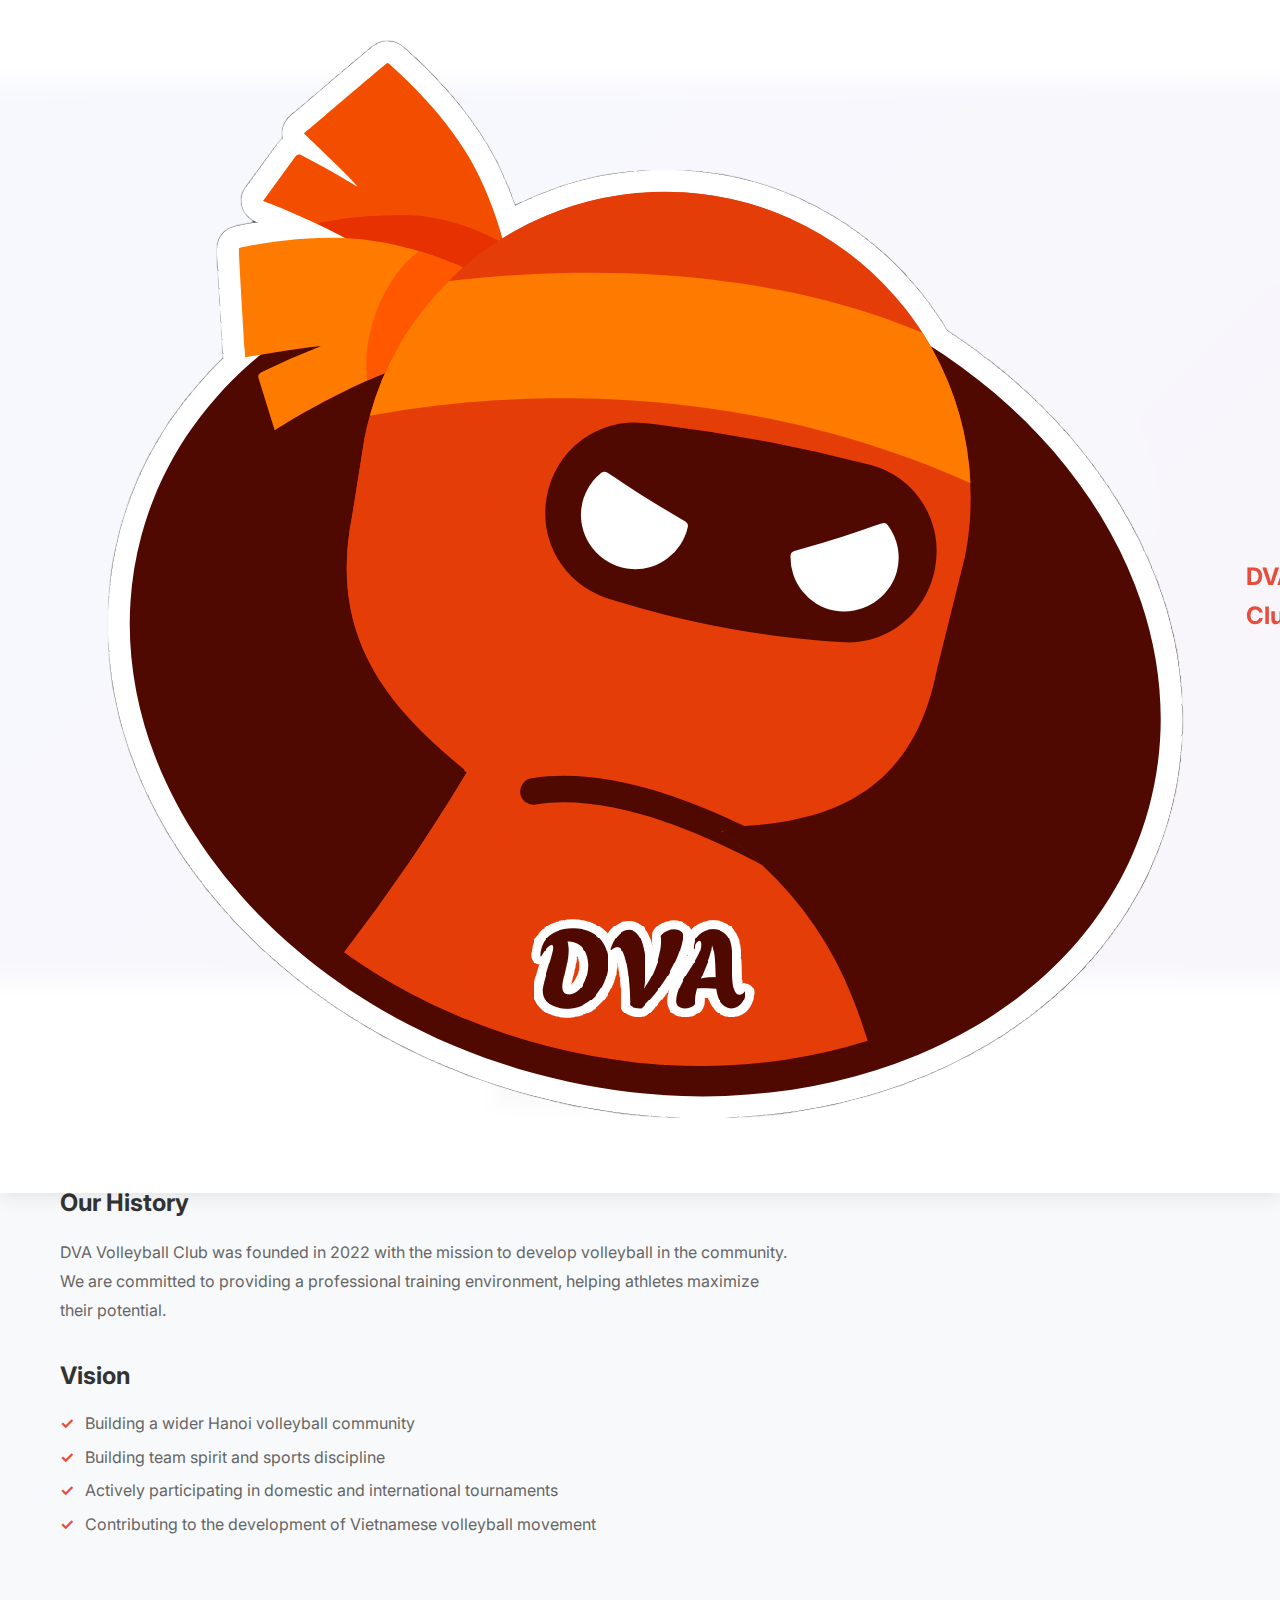
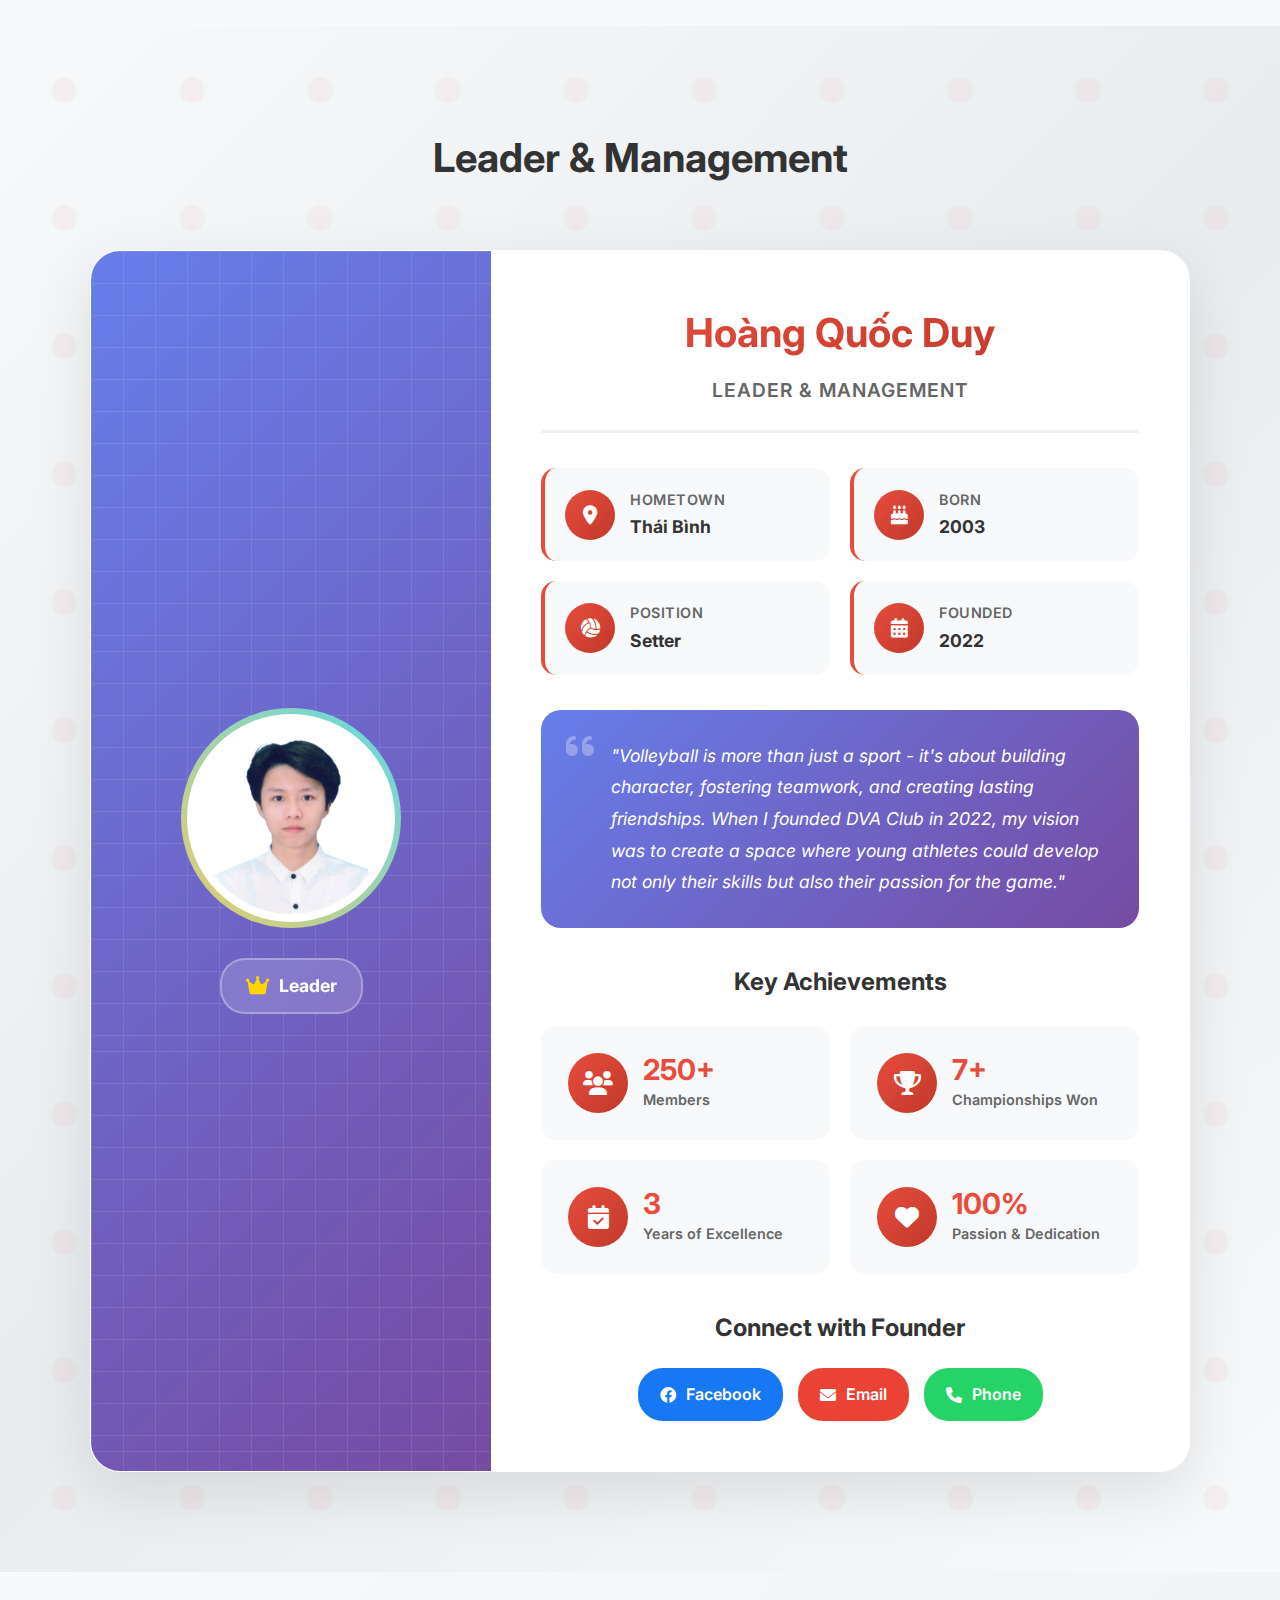
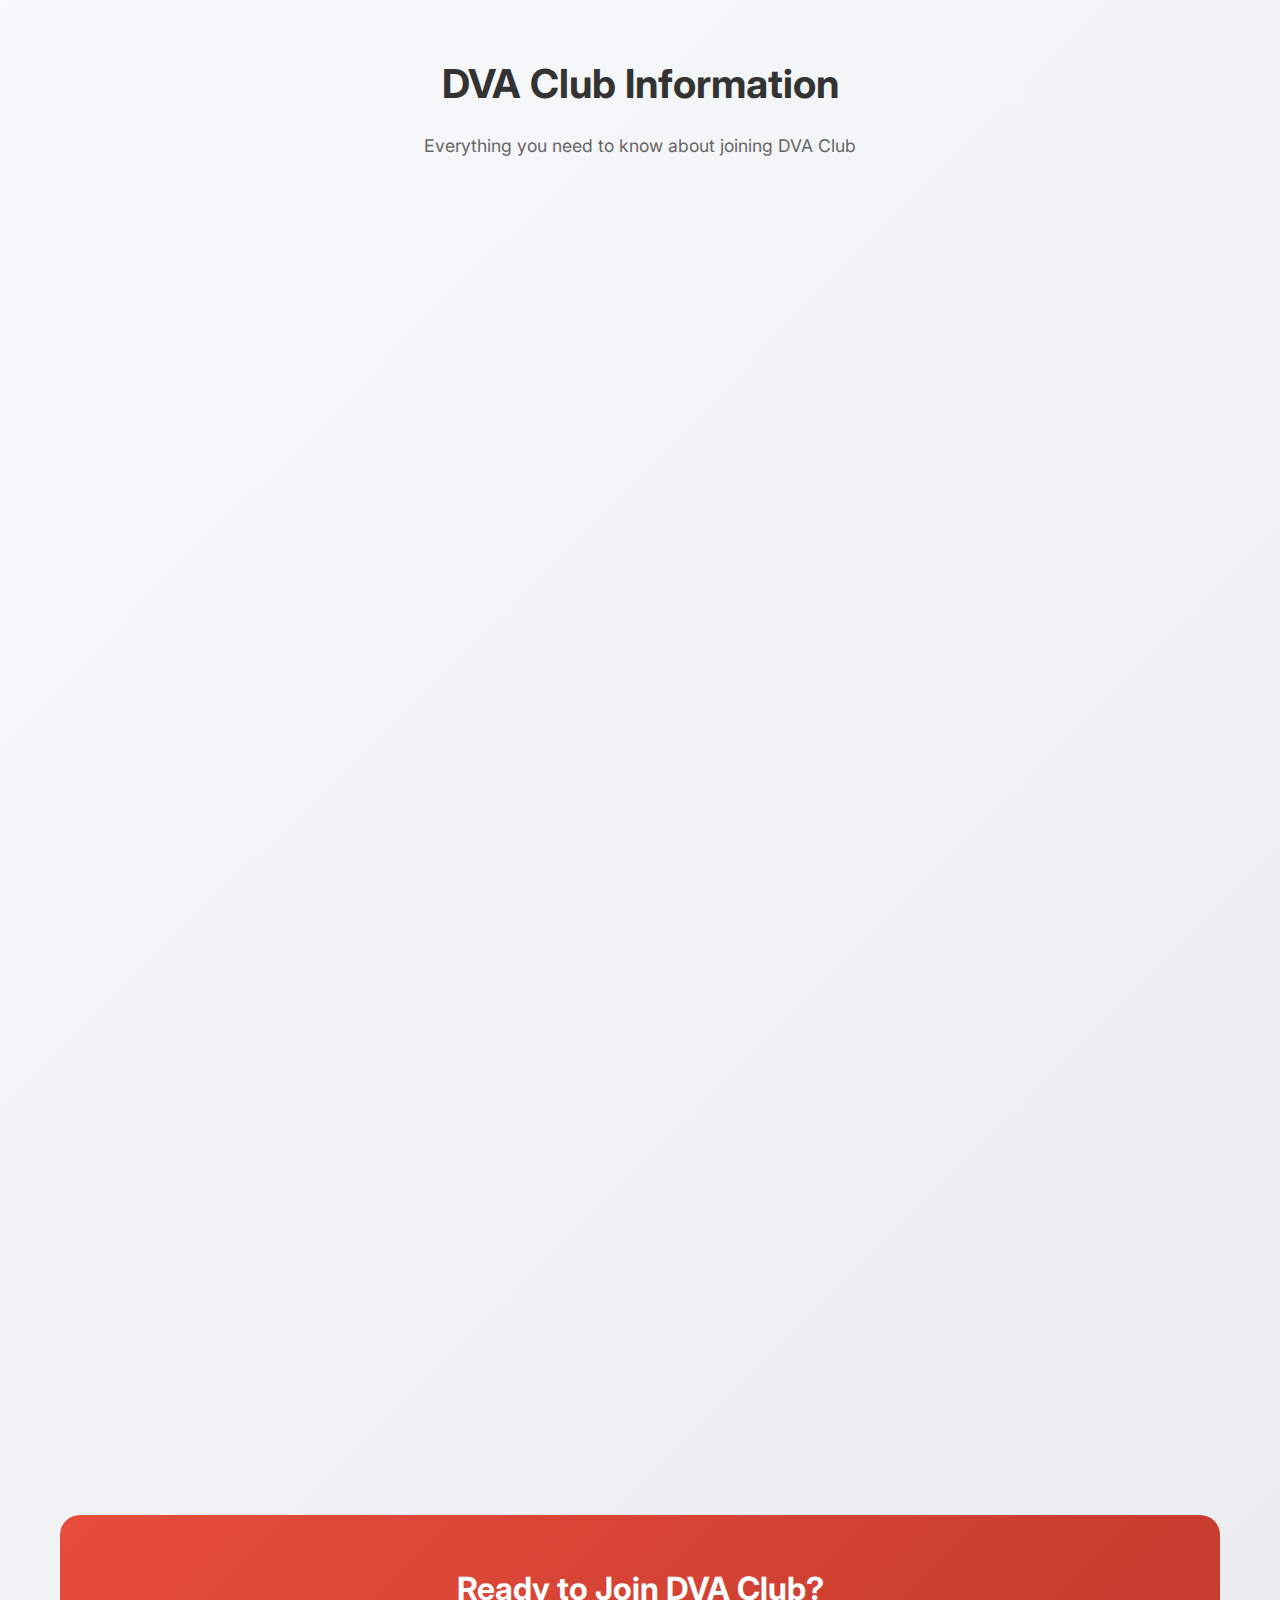
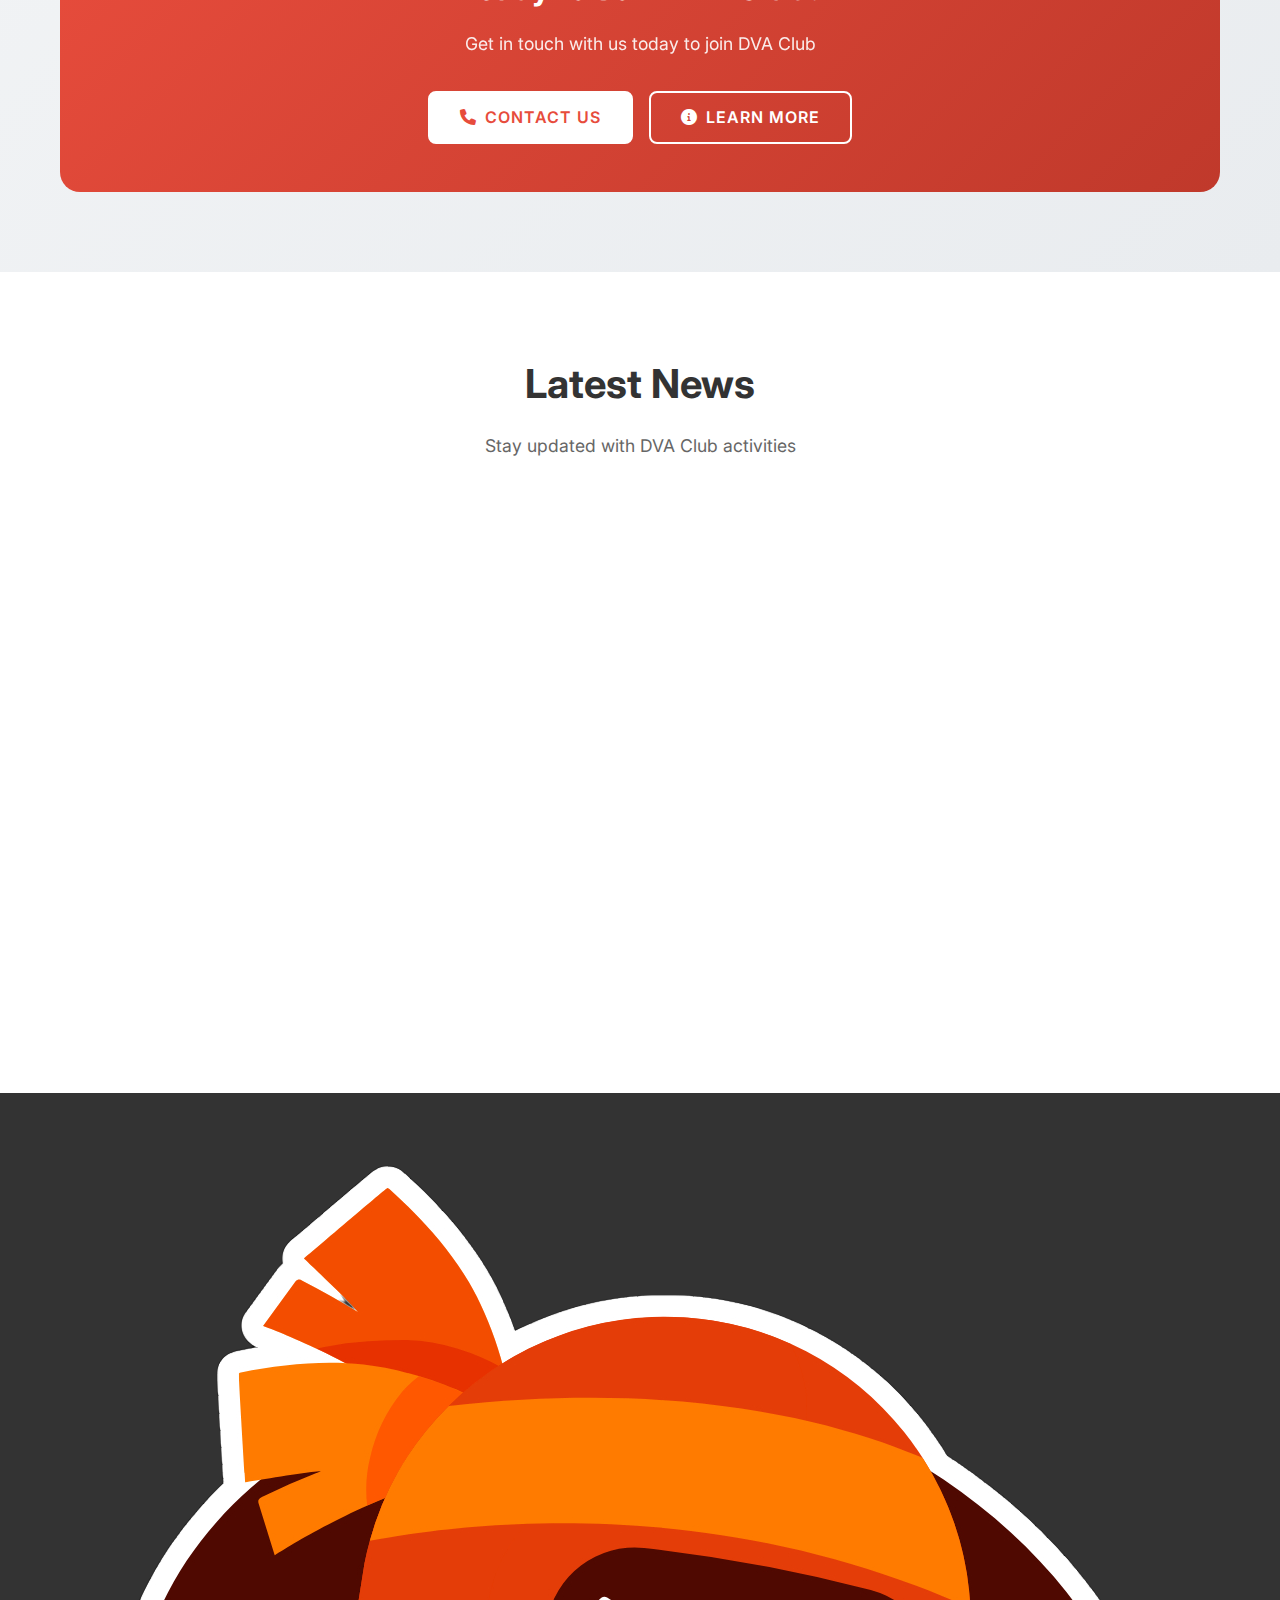
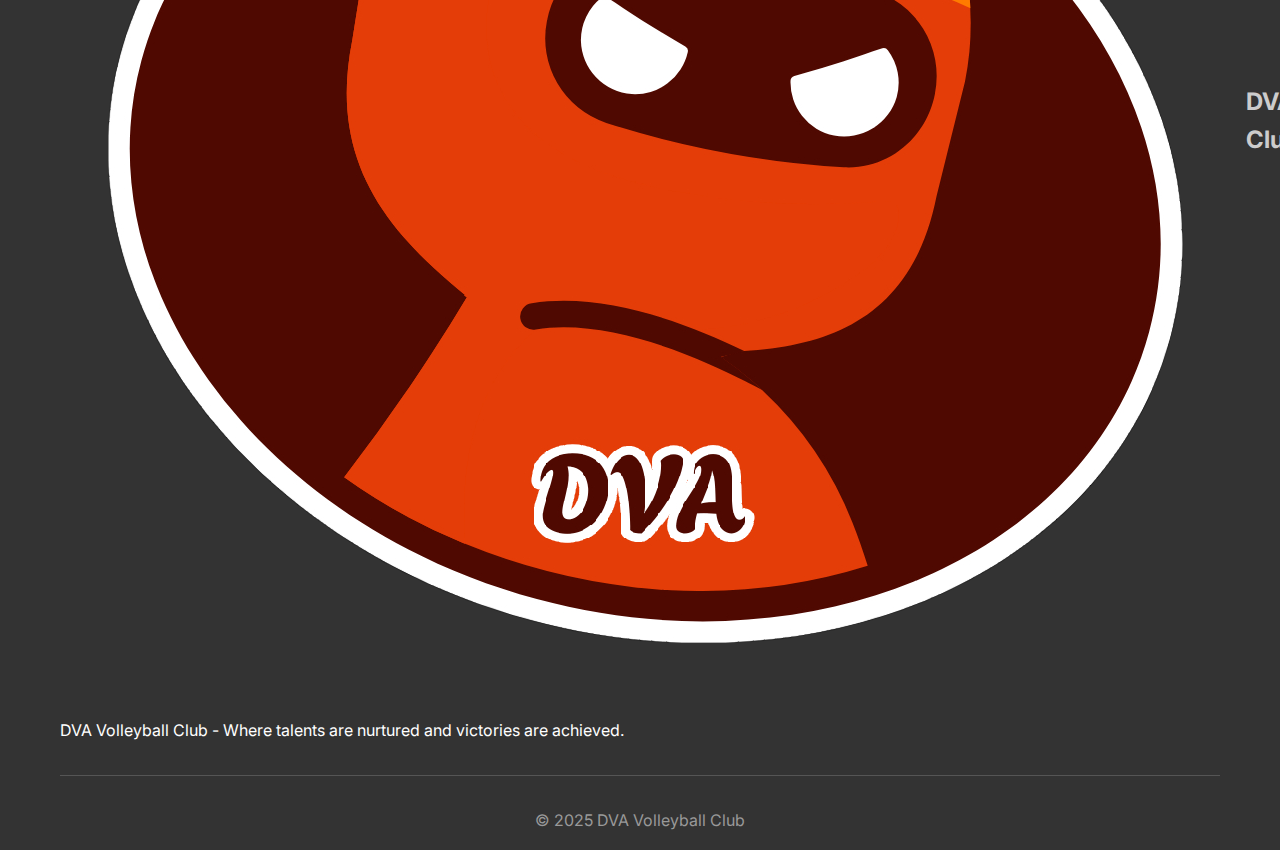
<file: index.html>
<!DOCTYPE html>
<html lang="en">
    <head>
        <meta charset="UTF-8">
        <meta name="viewport" content="width=device-width, initial-scale=1.0">
        <title>DVA Volleyball Club - Home</title>
        <link rel="preconnect" href="https://fonts.googleapis.com">
        <link rel="preconnect" href="https://fonts.gstatic.com" crossorigin>
        <link
            href="https://fonts.googleapis.com/css2?family=Inter:wght@300;400;600;700&display=swap"
            rel="stylesheet">
        <link rel="stylesheet"
            href="https://cdnjs.cloudflare.com/ajax/libs/font-awesome/6.0.0/css/all.min.css">
        <link rel="stylesheet" href="css/common.css">
        <link rel="stylesheet" href="css/home.css">
    </head>
    <body>
        <!-- Header -->
        <header class="header">
            <nav class="navbar">
                <div class="nav-container">
                    <a href="index.html" class="nav-logo">
                        <img src="images/logo/dva.png" alt="DVA Volleyball Club"
                            class="logo-image">
                        <span class="logo-text">DVA Club</span>
                    </a>

                    <!-- Update navigation menu -->
                    <ul class="nav-menu" id="nav-menu">
                        <li class="nav-item">
                            <a href="index.html" class="nav-link">Home</a>
                        </li>
                        <li class="nav-item">
                            <a href="ranking.html" class="nav-link">Ranking</a>
                        </li>
                        <li class="nav-item">
                            <a href="players.html" class="nav-link">Players</a>
                        </li>
                        <li class="nav-item">
                            <a href="learn.html" class="nav-link">Learn</a>
                        </li>
                        <li class="nav-item">
                            <a href="requirements.html"
                                class="nav-link">Requirements</a>
                        </li>
                        <li class="nav-item">
                            <a href="news.html" class="nav-link">News</a>
                        </li>
                        <li class="nav-item">
                            <a href="gallery.html" class="nav-link">Gallery</a>
                        </li>
                        <li class="nav-item">
                            <a href="donate.html"
                                class="nav-link active">Donate</a>
                        </li>
                        <li class="nav-item">
                            <a href="shop.html" class="nav-link">Shop</a>
                        </li>
                        <li class="nav-item">
                            <a href="contact.html" class="nav-link">Contact</a>
                        </li>
                    </ul>

                    <div class="nav-toggle" id="nav-toggle">
                        <span class="bar"></span>
                        <span class="bar"></span>
                        <span class="bar"></span>
                    </div>
                </div>
            </nav>
        </header>

        <!-- Main Content -->
        <main>
            <!-- Hero Section -->
            <section class="hero">
                <div class="hero-content">
                    <h1 class="hero-title">DVA Volleyball Club</h1>
                    <p class="hero-subtitle">Passion - Dedication - Victory</p>
                    <p class="hero-description">
                        DVA Volleyball Club - Where young talents gather
                    </p>
                    <div class="hero-buttons">
                        <a href="players.html" class="btn btn-primary">View
                            Players</a>
                        <a href="learn.html" class="btn btn-secondary">Learn
                            More</a>
                    </div>
                </div>
                <div class="hero-background">
                    <div class="volleyball-icon">
                        <i class="fas fa-volleyball-ball"></i>
                    </div>
                </div>
            </section>

            <!-- About Section -->
            <section class="about">
                <div class="container">
                    <div class="section-header">
                        <h2>About DVA Club</h2>

                    </div>

                    <div class="about-content">
                        <div class="about-text">
                            <h3>Our History</h3>
                            <p>
                                DVA Volleyball Club was founded in 2022 with the
                                mission to develop volleyball in the community.
                                We are committed to providing a professional
                                training environment,
                                helping athletes maximize their potential.
                            </p>

                            <h3>Vision</h3>
                            <ul>
                                <li>Building a wider Hanoi volleyball
                                    community</li>
                                <li>Building team spirit and sports
                                    discipline</li>
                                <li>Actively participating in domestic and
                                    international tournaments</li>
                                <li>Contributing to the development of
                                    Vietnamese volleyball movement</li>
                            </ul>
                        </div>

                        <div class="about-stats">
                            <div class="stat-item fade-in">
                                <h4>250+</h4>
                                <p>Members</p>
                            </div>
                            <div class="stat-item fade-in">
                                <h4>7+</h4>
                                <p>Awards</p>
                            </div>
                            <div class="stat-item fade-in">
                                <h4>3</h4>
                                <p>Years Active</p>
                            </div>
                            <div class="stat-item fade-in">
                                <h4>3</h4>
                                <p>Teams</p>
                            </div>
                        </div>
                    </div>
                </div>
            </section>
            <!-- Founder & Management Section - NEW -->
            <section class="founder-management">
                <div class="container">
                    <div class="section-header">
                        <h2>Leader & Management</h2>
                    </div>

                    <div class="founder-content">
                        <div class="founder-card">
                            <div class="founder-avatar-container">
                                <div class="avatar-border-animation">
                                    <div class="avatar-inner-border">
                                        <img
                                            src="images/home/DuyFou.png"
                                            alt="Hoàng Quốc Duy - Founder"
                                            class="founder-avatar"
                                            onerror="this.style.display='none'; this.nextElementSibling.style.display='flex';">
                                        <div class="avatar-placeholder"
                                            style="display: none;">
                                            <i class="fas fa-user-tie"></i>
                                            <span>HQD</span>
                                        </div>
                                    </div>
                                </div>
                                <div class="founder-title-badge">
                                    <i class="fas fa-crown"></i>
                                    <span>Leader</span>
                                </div>
                            </div>

                            <div class="founder-info">
                                <div class="founder-header">
                                    <h3 class="founder-name">Hoàng Quốc Duy</h3>
                                    <div class="founder-role">Leader &
                                        Management</div>
                                </div>

                                <div class="founder-details">
                                    <div class="detail-row">
                                        <div class="detail-item">
                                            <div class="detail-icon">
                                                <i
                                                    class="fas fa-map-marker-alt"></i>
                                            </div>
                                            <div class="detail-content">
                                                <span
                                                    class="detail-label">Hometown
                                                </span>
                                                <span class="detail-value">Thái
                                                    Bình</span>
                                            </div>
                                        </div>
                                        <div class="detail-item">
                                            <div class="detail-icon">
                                                <i
                                                    class="fas fa-birthday-cake"></i>
                                            </div>
                                            <div class="detail-content">
                                                <span class="detail-label">Born
                                                </span>
                                                <span
                                                    class="detail-value">2003</span>
                                            </div>
                                        </div>
                                    </div>
                                    <div class="detail-row">
                                        <div class="detail-item">
                                            <div class="detail-icon">
                                                <i
                                                    class="fas fa-volleyball-ball"></i>
                                            </div>
                                            <div class="detail-content">
                                                <span
                                                    class="detail-label">Position</span>
                                                <span
                                                    class="detail-value">Setter</span>
                                            </div>
                                        </div>
                                        <div class="detail-item">
                                            <div class="detail-icon">
                                                <i
                                                    class="fas fa-calendar-alt"></i>
                                            </div>
                                            <div class="detail-content">
                                                <span
                                                    class="detail-label">Founded</span>
                                                <span
                                                    class="detail-value">2022</span>
                                            </div>
                                        </div>
                                    </div>
                                </div>

                                <div class="founder-description">
                                    <blockquote>
                                        <i
                                            class="fas fa-quote-left quote-icon"></i>
                                        <p>"Volleyball is more than just a sport - it's about building character, fostering teamwork, and creating lasting friendships. When I founded DVA Club in 2022, my vision was to create a space where young athletes could develop not only their skills but also their passion for the game."</p>
                                    </blockquote>

                                </div>

                                <div class="founder-achievements">
                                    <h4>Key Achievements</h4>
                                    <div class="achievements-grid">
                                        <div class="achievement-item">
                                            <div class="achievement-icon">
                                                <i class="fas fa-users"></i>
                                            </div>
                                            <div class="achievement-content">
                                                <span
                                                    class="achievement-number">250+</span>
                                                <span
                                                    class="achievement-label">Members
                                                </span>
                                            </div>
                                        </div>
                                        <div class="achievement-item">
                                            <div class="achievement-icon">
                                                <i class="fas fa-trophy"></i>
                                            </div>
                                            <div class="achievement-content">
                                                <span
                                                    class="achievement-number">7+</span>
                                                <span
                                                    class="achievement-label">Championships
                                                    Won</span>
                                            </div>
                                        </div>
                                        <div class="achievement-item">
                                            <div class="achievement-icon">
                                                <i
                                                    class="fas fa-calendar-check"></i>
                                            </div>
                                            <div class="achievement-content">
                                                <span
                                                    class="achievement-number">3</span>
                                                <span
                                                    class="achievement-label">Years
                                                    of Excellence</span>
                                            </div>
                                        </div>
                                        <div class="achievement-item">
                                            <div class="achievement-icon">
                                                <i class="fas fa-heart"></i>
                                            </div>
                                            <div class="achievement-content">
                                                <span
                                                    class="achievement-number">100%</span>
                                                <span
                                                    class="achievement-label">Passion
                                                    & Dedication</span>
                                            </div>
                                        </div>
                                    </div>
                                </div>

                                <div class="founder-contact">
                                    <h4>Connect with Founder</h4>
                                    <div class="contact-buttons">
                                        <a
                                            href="https://www.facebook.com/duy.hoangquoc.1/"
                                            target="_blank"
                                            rel="noopener"
                                            class="contact-btn facebook">
                                            <i class="fab fa-facebook"></i>
                                            <span>Facebook</span>
                                        </a>
                                        <a
                                            href="mailto:quocduyhoang42@gmail.com"
                                            class="contact-btn email">
                                            <i class="fas fa-envelope"></i>
                                            <span>Email</span>
                                        </a>
                                        <a href="tel:+84768299329"
                                            class="contact-btn phone">
                                            <i class="fas fa-phone"></i>
                                            <span>Phone</span>
                                        </a>
                                    </div>
                                </div>
                            </div>
                        </div>
                    </div>
                </div>
            </section>
            <!-- Club Info Section - NEW -->
            <section class="club-info">
                <div class="container">
                    <div class="section-header">
                        <h2>DVA Club Information</h2>
                        <p>Everything you need to know about joining DVA
                            Club</p>
                    </div>

                    <div class="club-info-content">
                        <!-- Schedule Card -->
                        <div class="info-card schedule-card fade-in">
                            <div class="card-header">
                                <div class="card-icon">
                                    <i class="fas fa-calendar-alt"></i>
                                </div>
                                <h3>Schedule</h3>
                            </div>
                            <div class="schedule-list">
                                <div class="schedule-item">
                                    <div class="day">Monday (Level Middle)</div>
                                    <div class="time">19:00 - 21:30</div>
                                </div>
                                <div class="schedule-item">
                                    <div class="day">Wednesday (Level
                                        Middle)</div>
                                    <div class="time">19:00 - 21:30</div>
                                </div>
                                <div class="schedule-item">
                                    <div class="day">Friday (Level Junior)</div>
                                    <div class="time">19:00 - 21:30</div>
                                </div>
                                <div class="schedule-item">
                                    <div class="day">Saturday (Level
                                        Middle)</div>
                                    <div class="time">19:00 - 21:30</div>
                                </div>
                                <div class="schedule-item ">
                                    <div class="day">Sunday (Level Junior)</div>
                                    <div class="time">08:00 - 10:30</div>
                                </div>
                            </div>
                            <div class="schedule-note">
                                <i class="fas fa-info-circle"></i>
                                <span>Contact us early to book your
                                    session</span>
                            </div>
                        </div>

                        <!-- Team Structure Card -->
                        <div class="info-card team-card fade-in">
                            <div class="card-header">
                                <div class="card-icon">
                                    <i class="fas fa-users"></i>
                                </div>
                                <h3>Team Structure</h3>
                            </div>
                            <div class="team-info">
                                <div class="team-detail">
                                    <div class="detail-icon">
                                        <i class="fas fa-layer-group"></i>
                                    </div>
                                    <div class="detail-content">
                                        <h4>3 Teams per Session</h4>
                                        <p>Each training session is divided into
                                            3 competitive teams</p>
                                    </div>
                                </div>
                                <div class="team-detail">
                                    <div class="detail-icon">
                                        <i class="fas fa-user-friends"></i>
                                    </div>
                                    <div class="detail-content">
                                        <h4>7 Players per Team</h4>
                                        <p>Including specialized Libero
                                            position</p>
                                    </div>
                                </div>
                                <div class="team-detail">
                                    <div class="detail-icon">
                                        <i class="fas fa-sync-alt"></i>
                                    </div>
                                    <div class="detail-content">
                                        <h4>5-1 & 6-2 Rotation </h4>
                                        <p>Volleyball rotation
                                            strategy</p>
                                    </div>
                                </div>
                            </div>
                        </div>

                        <!-- Facility & Equipment Cards -->
                        <div class="facility-equipment">
                            <!-- Indoor Court Card -->
                            <div class="info-card facility-card fade-in">
                                <div class="card-header">
                                    <div class="card-icon">
                                        <i class="fas fa-building"></i>
                                    </div>
                                    <h3>Facility</h3>
                                </div>
                                <div class="facility-content">
                                    <div class="facility-image">
                                        <img
                                            src="images/home/indoor.jpg"
                                            alt="Indoor Volleyball Court"
                                            onerror="this.style.display='none'; this.nextElementSibling.style.display='flex';">
                                        <div class="placeholder-image"
                                            style="display: none;">
                                            <i class="fas fa-building"></i>
                                            <span>Indoor Court</span>
                                        </div>
                                    </div>
                                    <div class="facility-info">
                                        <h4>Indoor Volleyball Court</h4>
                                        <p>Professional-grade indoor facility
                                            with optimal lighting and
                                            flooring</p>
                                        <div class="facility-features">
                                            <span class="feature-tag"><i
                                                    class="fas fa-check"></i>Air
                                                Conditioned</span>
                                            <span class="feature-tag"><i
                                                    class="fas fa-check"></i>Professional
                                                Net</span>
                                            <span class="feature-tag"><i
                                                    class="fas fa-check"></i>Safety
                                                Equipment</span>
                                        </div>
                                    </div>
                                </div>
                            </div>

                            <!-- Ball Type Card -->
                            <div class="info-card equipment-card fade-in">
                                <div class="card-header">
                                    <div class="card-icon">
                                        <i class="fas fa-volleyball-ball"></i>
                                    </div>
                                    <h3>Official Equipment</h3>
                                </div>
                                <div class="equipment-content">
                                    <div class="equipment-image">
                                        <img
                                            src="images/home/mikasa.webp"
                                            alt="Mikasa V200W Volleyball"
                                            style="width: 40%; height: auto; margin: -20px auto 0; display: block;"
                                            onerror="this.style.display='none'; this.nextElementSibling.style.display='flex';">
                                        <div class="placeholder-image"
                                            style="display: none;">
                                            <i
                                                class="fas fa-volleyball-ball"></i>
                                            <span>Mikasa V200W</span>
                                        </div>
                                    </div>
                                    <div class="equipment-info">
                                        <h4>Mikasa V200W</h4>
                                        <p>Official FIVB approved volleyball for
                                            professional training and
                                            competitions</p>
                                        <div class="equipment-specs">
                                            <div class="spec-item">
                                                <i
                                                    class="fas fa-certificate"></i>
                                                <span>FIVB Approved</span>
                                            </div>
                                            <div class="spec-item">
                                                <i class="fas fa-medal"></i>
                                                <span>Training Grade</span>
                                            </div>
                                        </div>
                                    </div>
                                </div>
                            </div>
                        </div>
                    </div>

                    <!-- CTA Section -->
                    <div class="club-cta">
                        <div class="cta-content">
                            <h3>Ready to Join DVA Club?</h3>
                            <p>Get in touch with us today to join DVA Club</p>
                            <div class="cta-buttons">
                                <a href="contact.html" class="btn btn-primary">
                                    <i class="fas fa-phone"></i>
                                    Contact Us
                                </a>
                                <a href="learn.html" class="btn btn-secondary">
                                    <i class="fas fa-info-circle"></i>
                                    Learn More
                                </a>
                            </div>
                        </div>
                    </div>
                </div>
            </section>

            <!-- Latest News -->
            <section class="news">
                <div class="container">
                    <div class="section-header">
                        <h2>Latest News</h2>
                        <p>Stay updated with DVA Club activities</p>
                    </div>

                    <div class="news-grid">
                        <article class="news-card fade-in">
                            <div class="news-image">
                                <i class="fas fa-trophy"></i>
                            </div>
                            <div class="news-content">
                                <h3>DVA Middle Team Wins Championship</h3>
                                <p>Our middle team has achieved a remarkable
                                    victory in the regional championship,
                                    showcasing exceptional teamwork and
                                    skill.</p>
                                <span class="news-date">October 5, 2025</span>
                            </div>
                        </article>

                        <article class="news-card fade-in">
                            <div class="news-image">
                                <i class="fas fa-users"></i>
                            </div>
                            <div class="news-content">
                                <h3>New Training Program Launch</h3>
                                <p>We're excited to announce our new
                                    comprehensive training program designed to
                                    enhance player skills and team
                                    coordination.</p>
                                <span class="news-date">October 3, 2025</span>
                            </div>
                        </article>

                        <article class="news-card fade-in">
                            <div class="news-image">
                                <i class="fas fa-medal"></i>
                            </div>
                            <div class="news-content">
                                <h3>Player of the Month Awards</h3>
                                <p>Congratulations to our outstanding players
                                    who have shown exceptional performance and
                                    dedication this month.</p>
                                <span class="news-date">October 1, 2025</span>
                            </div>
                        </article>
                    </div>
                </div>
            </section>
        </main>

        <!-- Footer -->
        <footer class="footer">
            <div class="container">
                <div class="footer-content">
                    <div class="footer-section">
                        <a href="index.html" class="footer-logo">
                            <img src="images/logo/dva.png" alt="DVA Club"
                                class="footer-logo-image">
                            <span>DVA Club</span>
                        </a>
                        <p>DVA Volleyball Club - Where talents are nurtured and
                            victories are achieved.</p>
                    </div>

                    <div class="footer-section">
                        <h4>Quick Links</h4>
                        <ul>
                            <li><a href="index.html">Home</a></li>
                            <li><a href="ranking.html">Ranking</a></li>
                            <li><a href="players.html">Players</a></li>
                            <li><a href="learn.html">Learn</a></li>
                        </ul>
                    </div>

                    <div class="footer-section">
                        <h4>Contact</h4>
                        <ul>
                            <li><i class="fas fa-phone"></i> 0768 299 329</li>
                            <li><i class="fas fa-envelope"></i>
                                dvavolleyballclub@gmail.com</li>
                            <li><i class="fas fa-map-marker-alt"></i> 155 Trường
                                Chinh - Thanh Xuân - Hà Nội</li>
                        </ul>
                    </div>
                </div>

                <div class="footer-bottom">
                    <p>&copy; 2025 DVA Volleyball Club</p>
                </div>
            </div>
        </footer>

        <script src="js/common.js"></script>
        <script src="js/home.js"></script>
    </body>
</html>
</file>
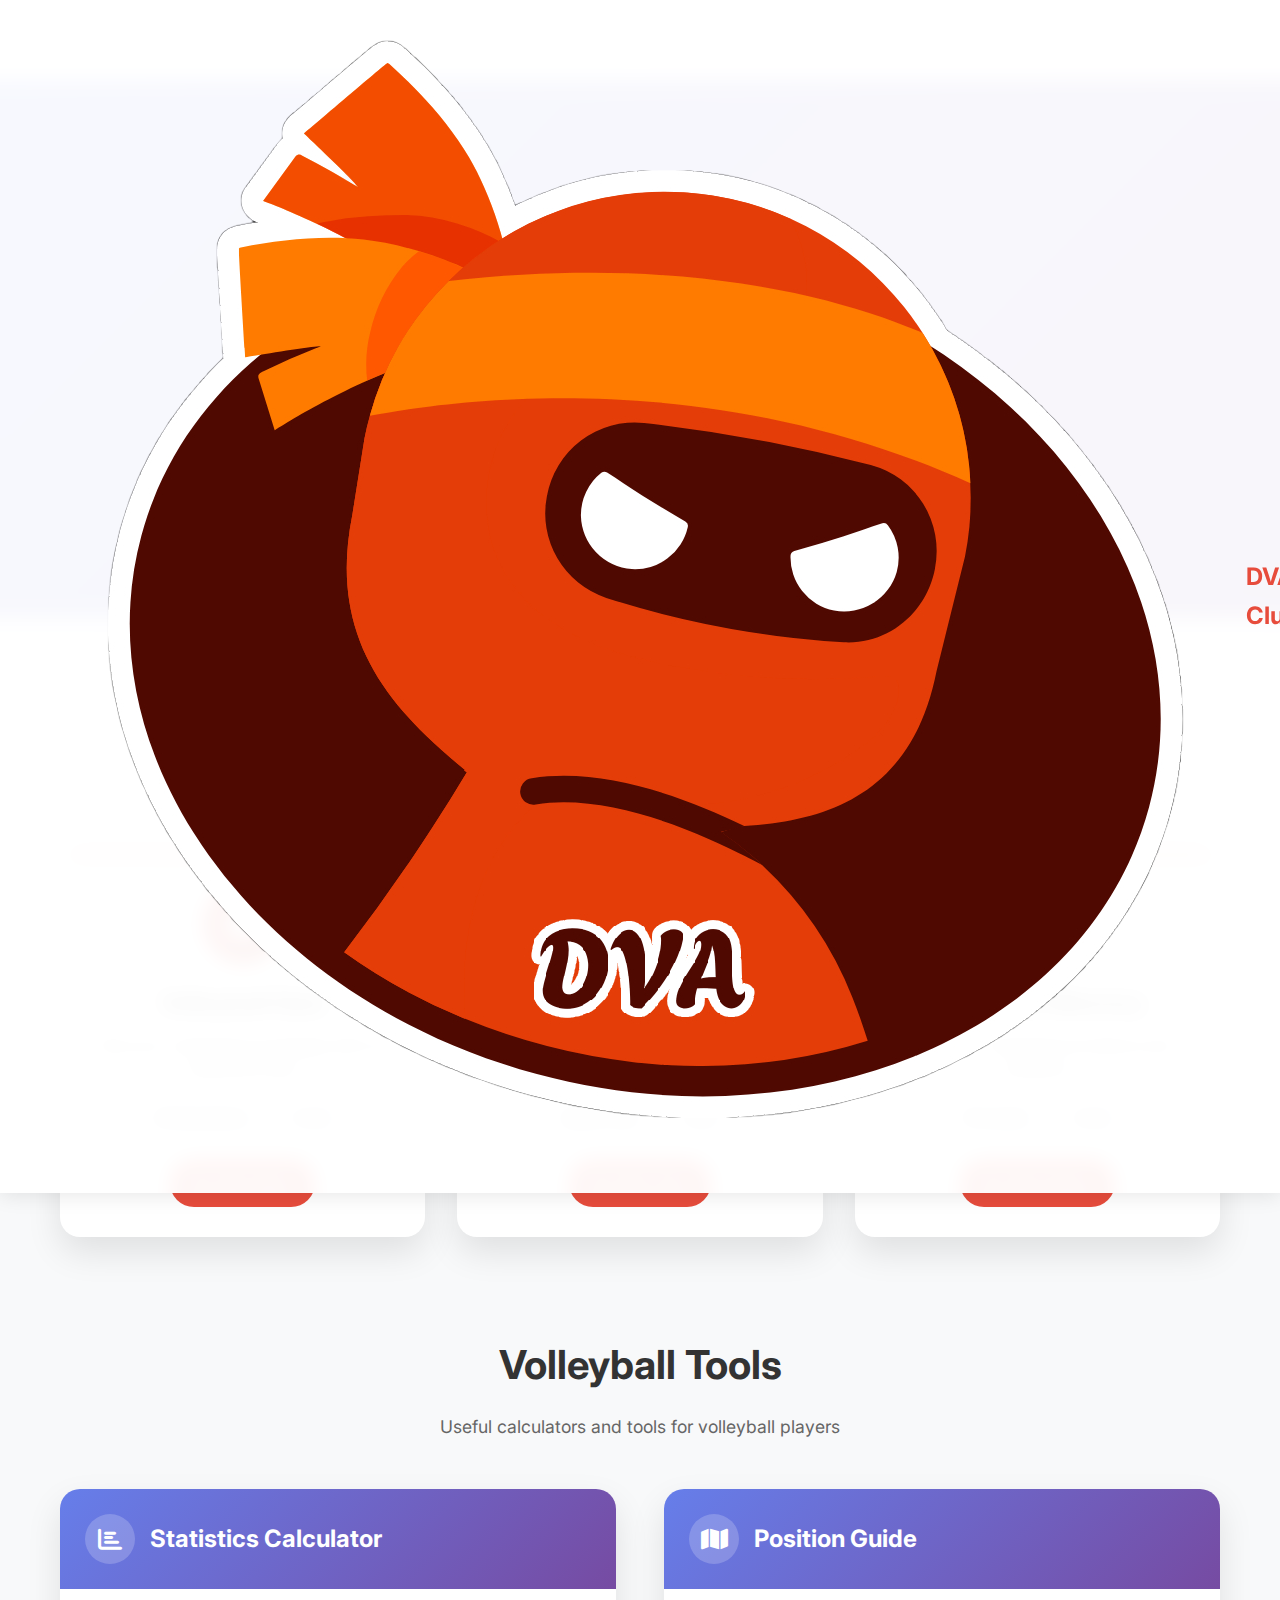
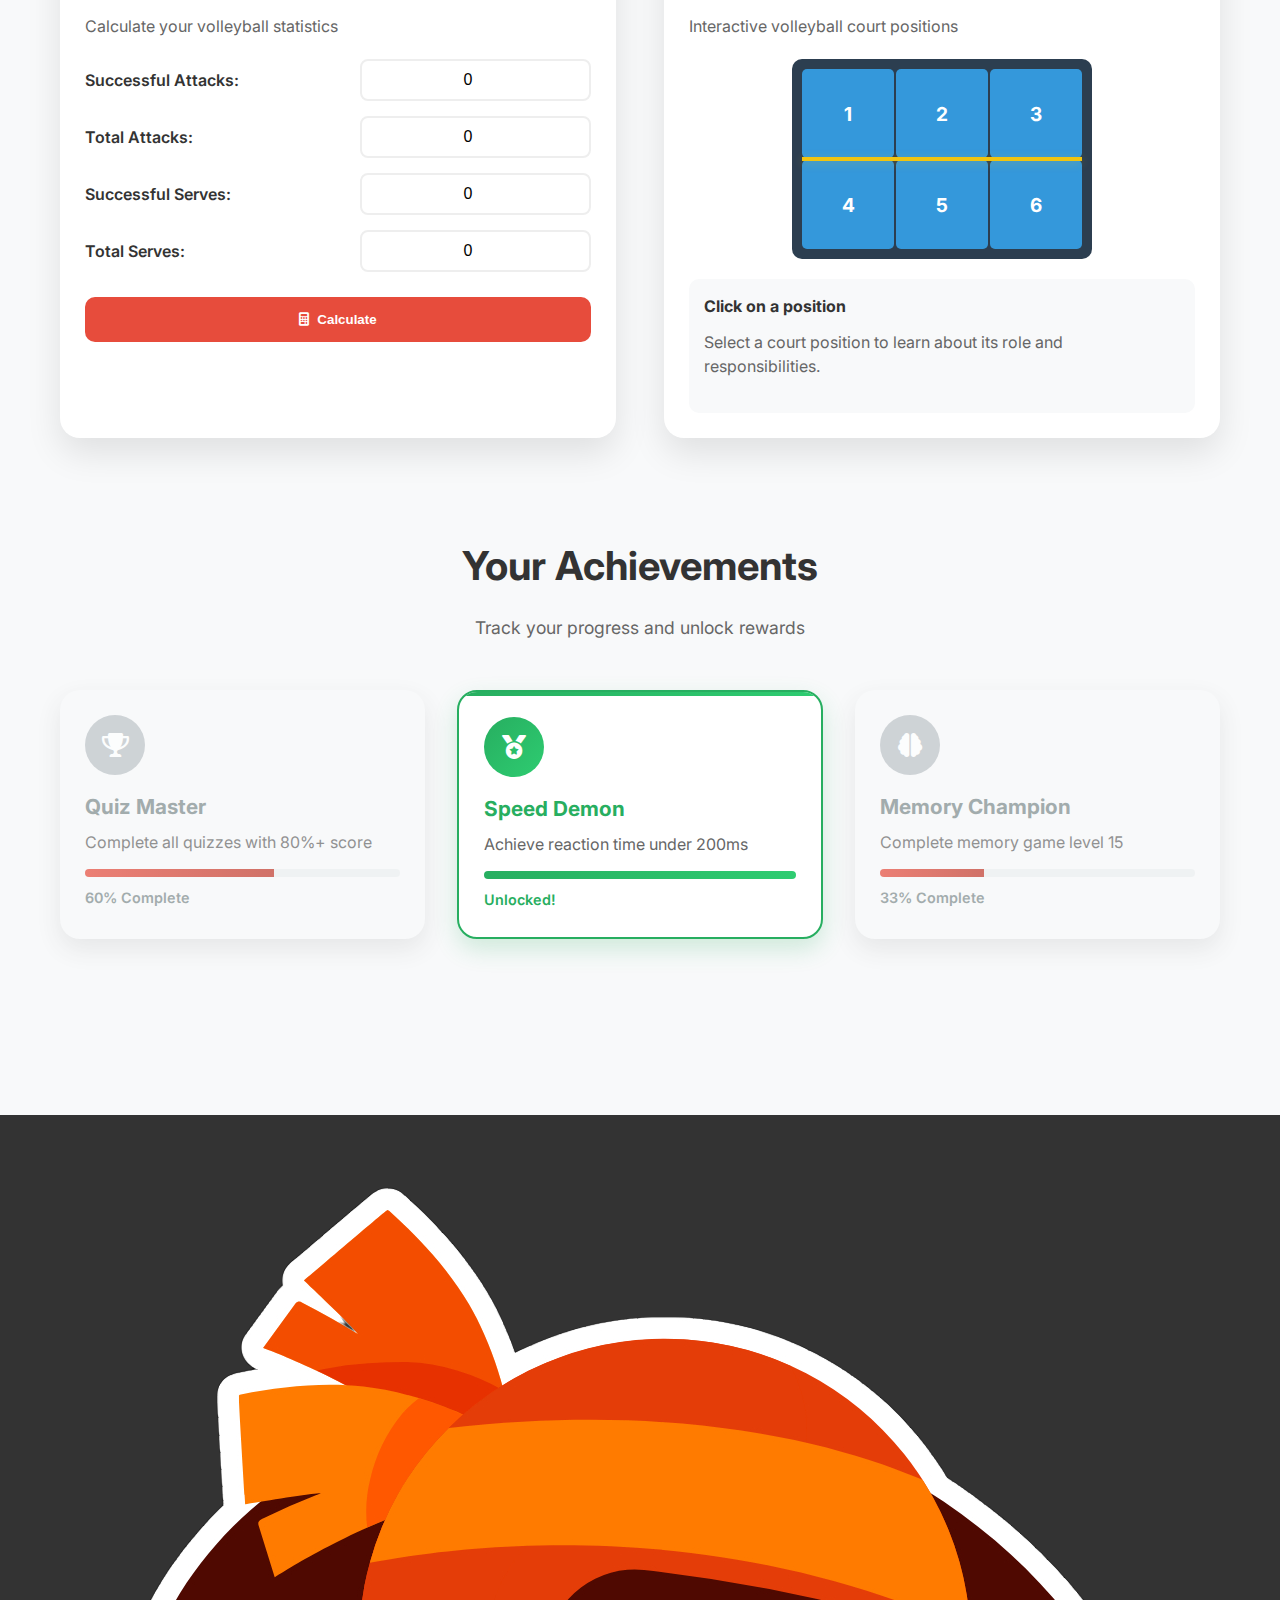
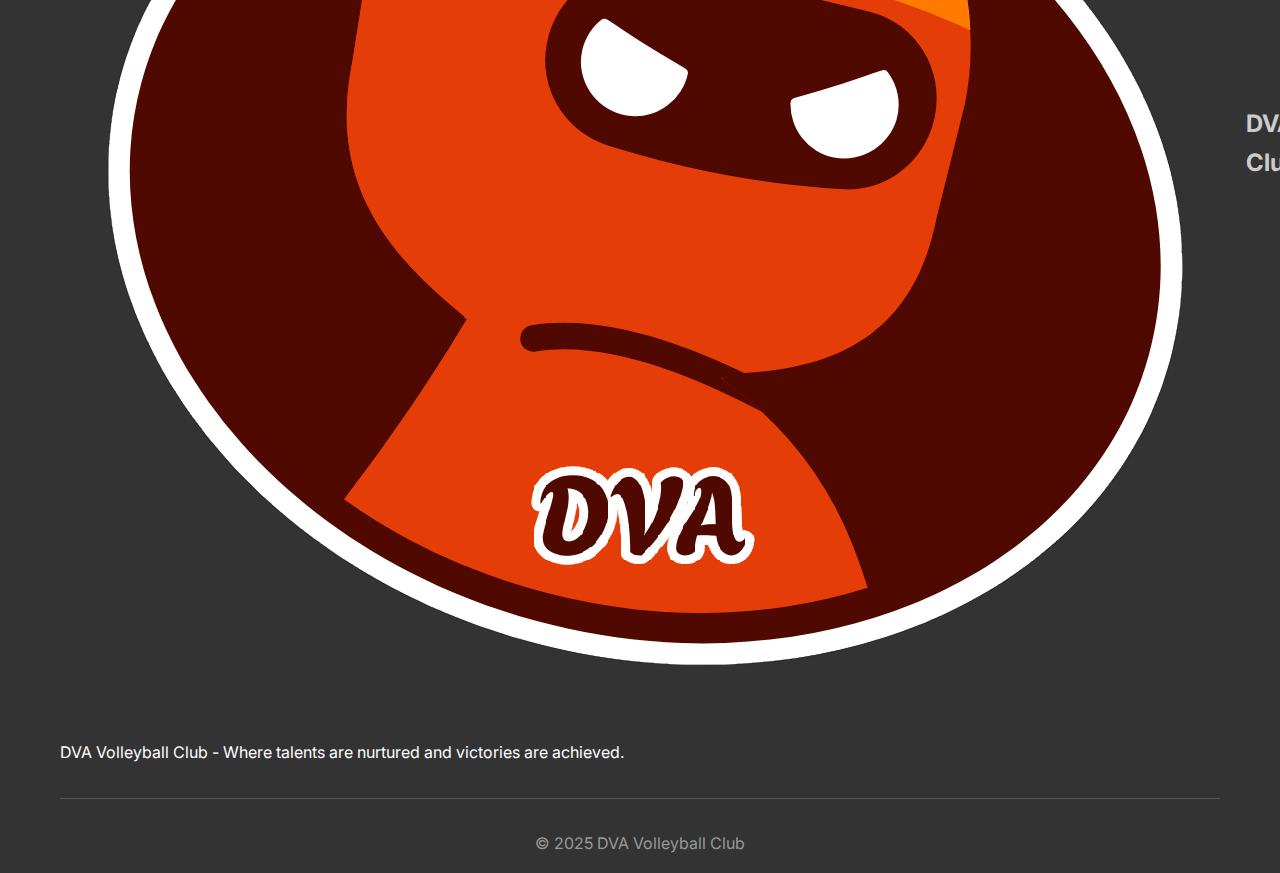
<file: bonus.html>
<!DOCTYPE html>
<html lang="en">
    <head>
        <meta charset="UTF-8">
        <meta name="viewport" content="width=device-width, initial-scale=1.0">
        <title>DVA Volleyball Club - Bonus</title>
        <link rel="preconnect" href="https://fonts.googleapis.com">
        <link rel="preconnect" href="https://fonts.gstatic.com" crossorigin>
        <link
            href="https://fonts.googleapis.com/css2?family=Inter:wght@300;400;600;700&display=swap"
            rel="stylesheet">
        <link rel="stylesheet"
            href="https://cdnjs.cloudflare.com/ajax/libs/font-awesome/6.0.0/css/all.min.css">
        <link rel="stylesheet" href="css/common.css">
        <link rel="stylesheet" href="css/bonus.css">
    </head>
    <body>
        <!-- Header -->
        <header class="header">
            <nav class="navbar">
                <div class="nav-container">
                    <a href="index.html" class="nav-logo">
                        <img src="images/logo/dva.png" alt="DVA Volleyball Club" class="logo-image">
                        <span class="logo-text">DVA Club</span>
                    </a>

                    <ul class="nav-menu" id="nav-menu">
                        <li class="nav-item">
                            <a href="index.html" class="nav-link">Home</a>
                        </li>
                        <li class="nav-item">
                            <a href="ranking.html" class="nav-link">Ranking</a>
                        </li>
                        <li class="nav-item">
                            <a href="players.html" class="nav-link">Players</a>
                        </li>
                        <li class="nav-item">
                            <a href="learn.html" class="nav-link">Learn</a>
                        </li>
                        <li class="nav-item">
                            <a href="requirements.html" class="nav-link">Requirements</a>
                        </li>
                        <li class="nav-item">
                            <a href="news.html" class="nav-link">News</a>
                        </li>
                        <li class="nav-item">
                            <a href="gallery.html" class="nav-link">Gallery</a>
                        </li>
                        <li class="nav-item">
                            <a href="bonus.html" class="nav-link active">Bonus</a>
                        </li>
                        <li class="nav-item">
                            <a href="shop.html" class="nav-link">Shop</a>
                        </li>
                        <li class="nav-item">
                            <a href="contact.html" class="nav-link">Contact</a>
                        </li>
                    </ul>

                    <div class="nav-toggle" id="nav-toggle">
                        <span class="bar"></span>
                        <span class="bar"></span>
                        <span class="bar"></span>
                    </div>
                </div>
            </nav>
        </header>

        <!-- Main Content -->
        <main>
            <!-- Hero Section -->
            <section class="bonus-hero">
                <div class="container">
                    <div class="hero-content">
                        <div class="hero-badge">
                            <i class="fas fa-gift"></i>
                            <span>DVA Bonus</span>
                        </div>
                        <h1>Bonus Content</h1>
                        <p>Exclusive content and special features for DVA Club members</p>
                        <div class="hero-features">
                            <div class="feature">
                                <i class="fas fa-gamepad"></i>
                                <span>Mini Games</span>
                            </div>
                            <div class="feature">
                                <i class="fas fa-calculator"></i>
                                <span>Volleyball Tools</span>
                            </div>
                            <div class="feature">
                                <i class="fas fa-trophy"></i>
                                <span>Achievements</span>
                            </div>
                        </div>
                    </div>
                </div>
            </section>

            <!-- Bonus Content -->
            <section class="bonus-content">
                <div class="container">
                    <!-- Mini Games Section -->
                    <div class="bonus-section">
                        <div class="section-header">
                            <h2>Mini Games</h2>
                            <p>Fun volleyball-themed games to test your skills</p>
                        </div>

                        <div class="games-grid">
                            <!-- Volleyball Quiz -->
                            <div class="game-card">
                                <div class="game-icon">
                                    <i class="fas fa-question-circle"></i>
                                </div>
                                <div class="game-content">
                                    <h3>Volleyball Quiz</h3>
                                    <p>Test your volleyball knowledge with our interactive quiz</p>
                                    <div class="game-stats">
                                        <span>20 Questions</span>
                                        <span>5 min</span>
                                    </div>
                                    <button class="game-btn" onclick="startQuiz()">
                                        <i class="fas fa-play"></i>
                                        Start Quiz
                                    </button>
                                </div>
                            </div>

                            <!-- Reaction Test -->
                            <div class="game-card">
                                <div class="game-icon">
                                    <i class="fas fa-stopwatch"></i>
                                </div>
                                <div class="game-content">
                                    <h3>Reaction Test</h3>
                                    <p>Test your reaction time like a professional setter</p>
                                    <div class="game-stats">
                                        <span>Quick Test</span>
                                        <span>1 min</span>
                                    </div>
                                    <button class="game-btn" onclick="startReactionTest()">
                                        <i class="fas fa-play"></i>
                                        Start Test
                                    </button>
                                </div>
                            </div>

                            <!-- Memory Game -->
                            <div class="game-card">
                                <div class="game-icon">
                                    <i class="fas fa-brain"></i>
                                </div>
                                <div class="game-content">
                                    <h3>Formation Memory</h3>
                                    <p>Remember volleyball formations and positions</p>
                                    <div class="game-stats">
                                        <span>15 Levels</span>
                                        <span>3 min</span>
                                    </div>
                                    <button class="game-btn" onclick="startMemoryGame()">
                                        <i class="fas fa-play"></i>
                                        Start Game
                                    </button>
                                </div>
                            </div>
                        </div>
                    </div>

                    <!-- Volleyball Tools Section -->
                    <div class="bonus-section">
                        <div class="section-header">
                            <h2>Volleyball Tools</h2>
                            <p>Useful calculators and tools for volleyball players</p>
                        </div>

                        <div class="tools-grid">
                            <!-- Statistics Calculator -->
                            <div class="tool-card">
                                <div class="tool-header">
                                    <div class="tool-icon">
                                        <i class="fas fa-chart-bar"></i>
                                    </div>
                                    <h3>Statistics Calculator</h3>
                                </div>
                                <div class="tool-content">
                                    <p>Calculate your volleyball statistics</p>
                                    <div class="calculator-form">
                                        <div class="form-row">
                                            <label>Successful Attacks:</label>
                                            <input type="number" title="Enter the number of successful attacks" id="successful-attacks" min="0" value="0">
                                        </div>
                                        <div class="form-row">
                                            <label>Total Attacks:</label>
                                            <input type="number" title="Enter the total number of attacks" id="total-attacks" min="0" value="0">
                                        </div>
                                        <div class="form-row">
                                            <label>Successful Serves:</label>
                                            <input type="number" title="Enter the number of successful serves" id="successful-serves" min="0" value="0">
                                        </div>
                                        <div class="form-row">
                                            <label>Total Serves:</label>
                                            <input type="number" title="Enter the total number of serves" id="total-serves" min="0" value="0">
                                        </div>
                                        <button class="calculate-btn" onclick="calculateStats()">
                                            <i class="fas fa-calculator"></i>
                                            Calculate
                                        </button>
                                    </div>
                                    <div class="results" id="stats-results" style="display: none;">
                                        <div class="result-item">
                                            <span class="result-label">Attack Success Rate:</span>
                                            <span class="result-value" id="attack-rate">0%</span>
                                        </div>
                                        <div class="result-item">
                                            <span class="result-label">Serve Success Rate:</span>
                                            <span class="result-value" id="serve-rate">0%</span>
                                        </div>
                                    </div>
                                </div>
                            </div>

                            <!-- Position Guide -->
                            <div class="tool-card">
                                <div class="tool-header">
                                    <div class="tool-icon">
                                        <i class="fas fa-map"></i>
                                    </div>
                                    <h3>Position Guide</h3>
                                </div>
                                <div class="tool-content">
                                    <p>Interactive volleyball court positions</p>
                                    <div class="court-diagram">
                                        <div class="court">
                                            <div class="position pos-1" data-position="1">1</div>
                                            <div class="position pos-2" data-position="2">2</div>
                                            <div class="position pos-3" data-position="3">3</div>
                                            <div class="position pos-4" data-position="4">4</div>
                                            <div class="position pos-5" data-position="5">5</div>
                                            <div class="position pos-6" data-position="6">6</div>
                                            <div class="net"></div>
                                        </div>
                                    </div>
                                    <div class="position-info" id="position-info">
                                        <h4>Click on a position</h4>
                                        <p>Select a court position to learn about its role and responsibilities.</p>
                                    </div>
                                </div>
                            </div>
                        </div>
                    </div>

                    <!-- Achievements Section -->
                    <div class="bonus-section">
                        <div class="section-header">
                            <h2>Your Achievements</h2>
                            <p>Track your progress and unlock rewards</p>
                        </div>

                        <div class="achievements-grid">
                            <div class="achievement-card locked">
                                <div class="achievement-icon">
                                    <i class="fas fa-trophy"></i>
                                </div>
                                <div class="achievement-content">
                                    <h4>Quiz Master</h4>
                                    <p>Complete all quizzes with 80%+ score</p>
                                    <div class="progress-bar">
                                        <div class="progress" style="width: 60%"></div>
                                    </div>
                                    <span class="progress-text">60% Complete</span>
                                </div>
                            </div>

                            <div class="achievement-card unlocked">
                                <div class="achievement-icon">
                                    <i class="fas fa-medal"></i>
                                </div>
                                <div class="achievement-content">
                                    <h4>Speed Demon</h4>
                                    <p>Achieve reaction time under 200ms</p>
                                    <div class="progress-bar">
                                        <div class="progress" style="width: 100%"></div>
                                    </div>
                                    <span class="progress-text">Unlocked!</span>
                                </div>
                            </div>

                            <div class="achievement-card locked">
                                <div class="achievement-icon">
                                    <i class="fas fa-brain"></i>
                                </div>
                                <div class="achievement-content">
                                    <h4>Memory Champion</h4>
                                    <p>Complete memory game level 15</p>
                                    <div class="progress-bar">
                                        <div class="progress" style="width: 33%"></div>
                                    </div>
                                    <span class="progress-text">33% Complete</span>
                                </div>
                            </div>
                        </div>
                    </div>
                </div>
            </section>
        </main>

        <!-- Game Modals -->
        <div class="game-modal" id="quiz-modal">
            <div class="modal-overlay">
                <div class="modal-content">
                    <div class="modal-header">
                        <h3>Volleyball Quiz</h3>
                        <button class="modal-close" title="Close Quiz Modal" onclick="closeModal('quiz-modal')">
                            <i class="fas fa-times"></i>
                        </button>
                    </div>
                    <div class="quiz-content" id="quiz-content">
                        <!-- Quiz content will be populated by JavaScript -->
                    </div>
                </div>
            </div>
        </div>

        <!-- Footer -->
        <footer class="footer">
            <div class="container">
                <div class="footer-content">
                    <div class="footer-section">
                        <a href="index.html" class="footer-logo">
                            <img src="images/logo/dva.png" alt="DVA Club" class="footer-logo-image">
                            <span>DVA Club</span>
                        </a>
                        <p>DVA Volleyball Club - Where talents are nurtured and victories are achieved.</p>
                    </div>

                    <div class="footer-section">
                        <h4>Quick Links</h4>
                        <ul>
                            <li><a href="index.html">Home</a></li>
                            <li><a href="ranking.html">Ranking</a></li>
                            <li><a href="players.html">Players</a></li>
                            <li><a href="learn.html">Learn</a></li>
                            <li><a href="requirements.html">Requirements</a></li>
                            <li><a href="news.html">News</a></li>
                            <li><a href="gallery.html">Gallery</a></li>
                            <li><a href="bonus.html">Bonus</a></li>
                        </ul>
                    </div>

                    <div class="footer-section">
                        <h4>Contact</h4>
                        <ul>
                            <li><i class="fas fa-phone"></i> 0768 299 329</li>
                            <li><i class="fas fa-envelope"></i> dvavolleyballclub@gmail.com</li>
                            <li><i class="fas fa-map-marker-alt"></i> 155 Trường Chinh - Thanh Xuân - Hà Nội</li>
                        </ul>
                    </div>
                </div>

                <div class="footer-bottom">
                    <p>&copy; 2025 DVA Volleyball Club</p>
                </div>
            </div>
        </footer>

        <script src="js/common.js"></script>
        <script src="js/bonus.js"></script>
    </body>
</html>
</file>
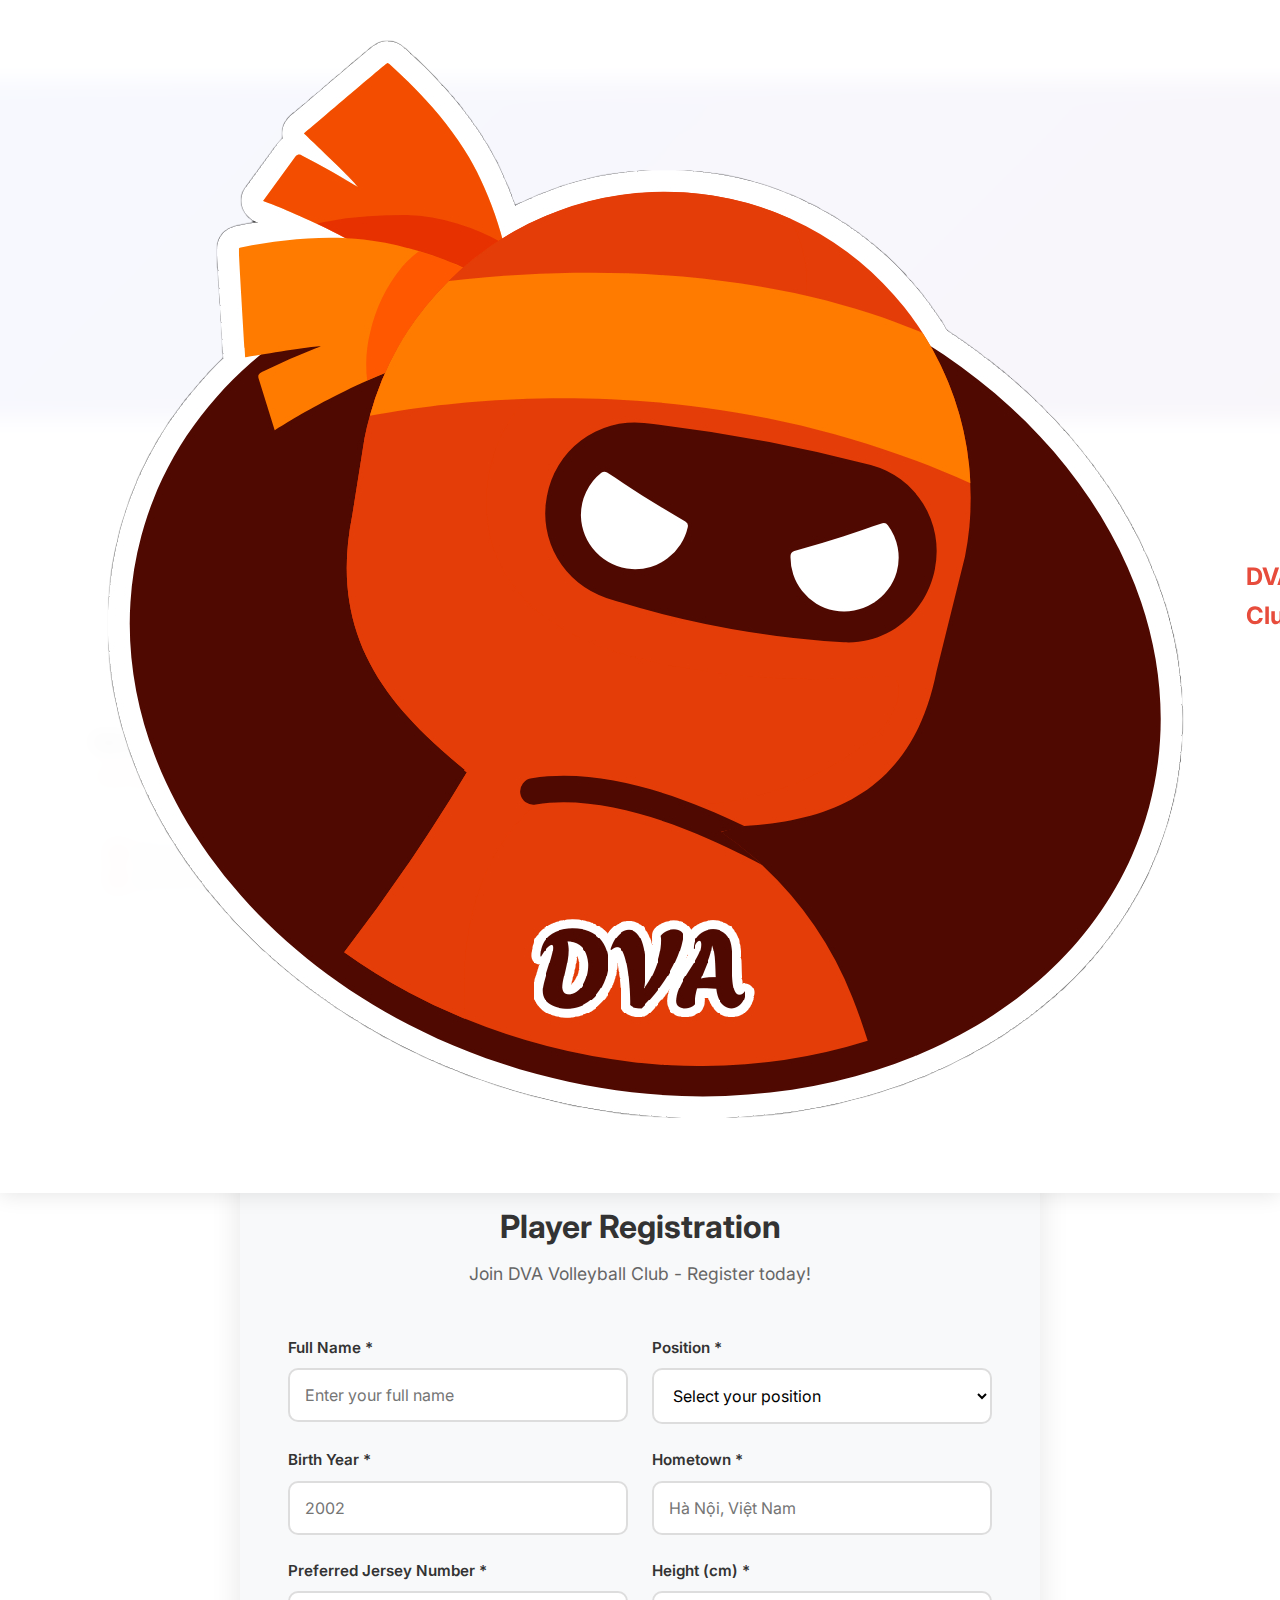
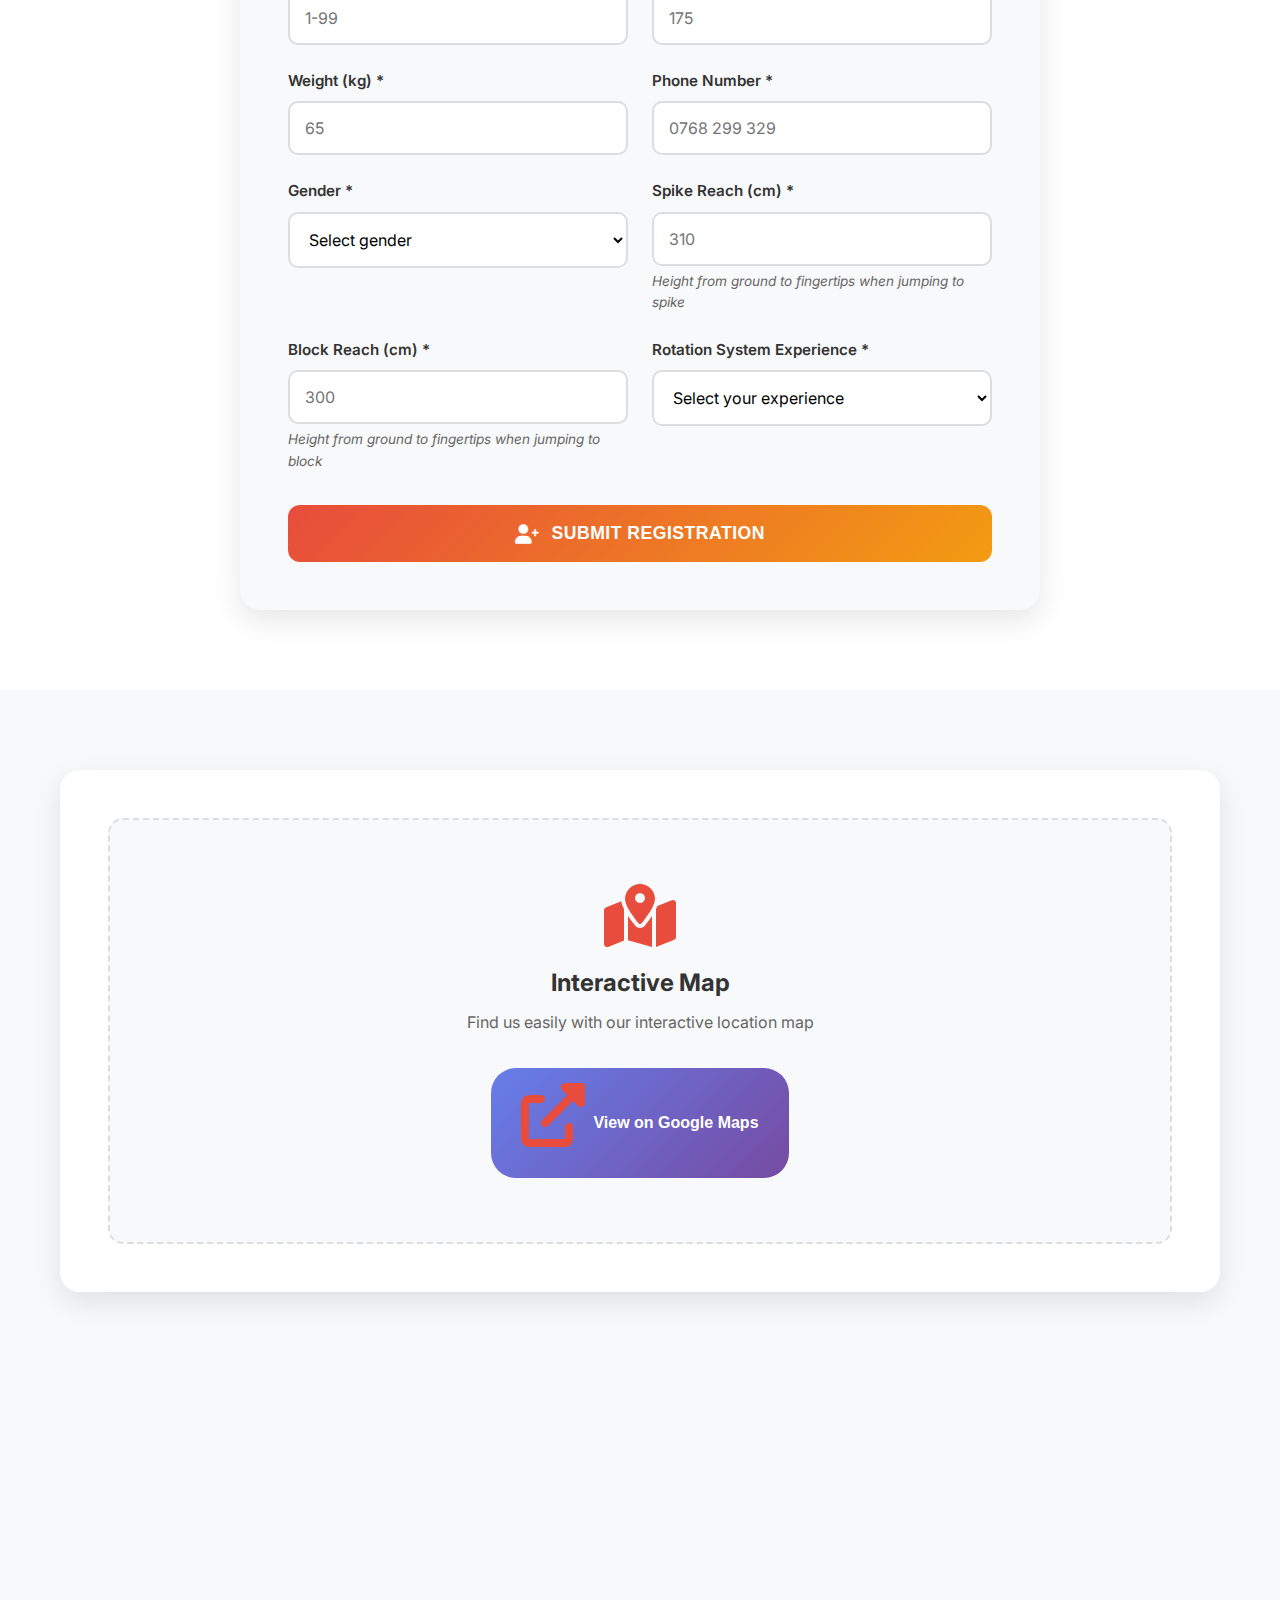
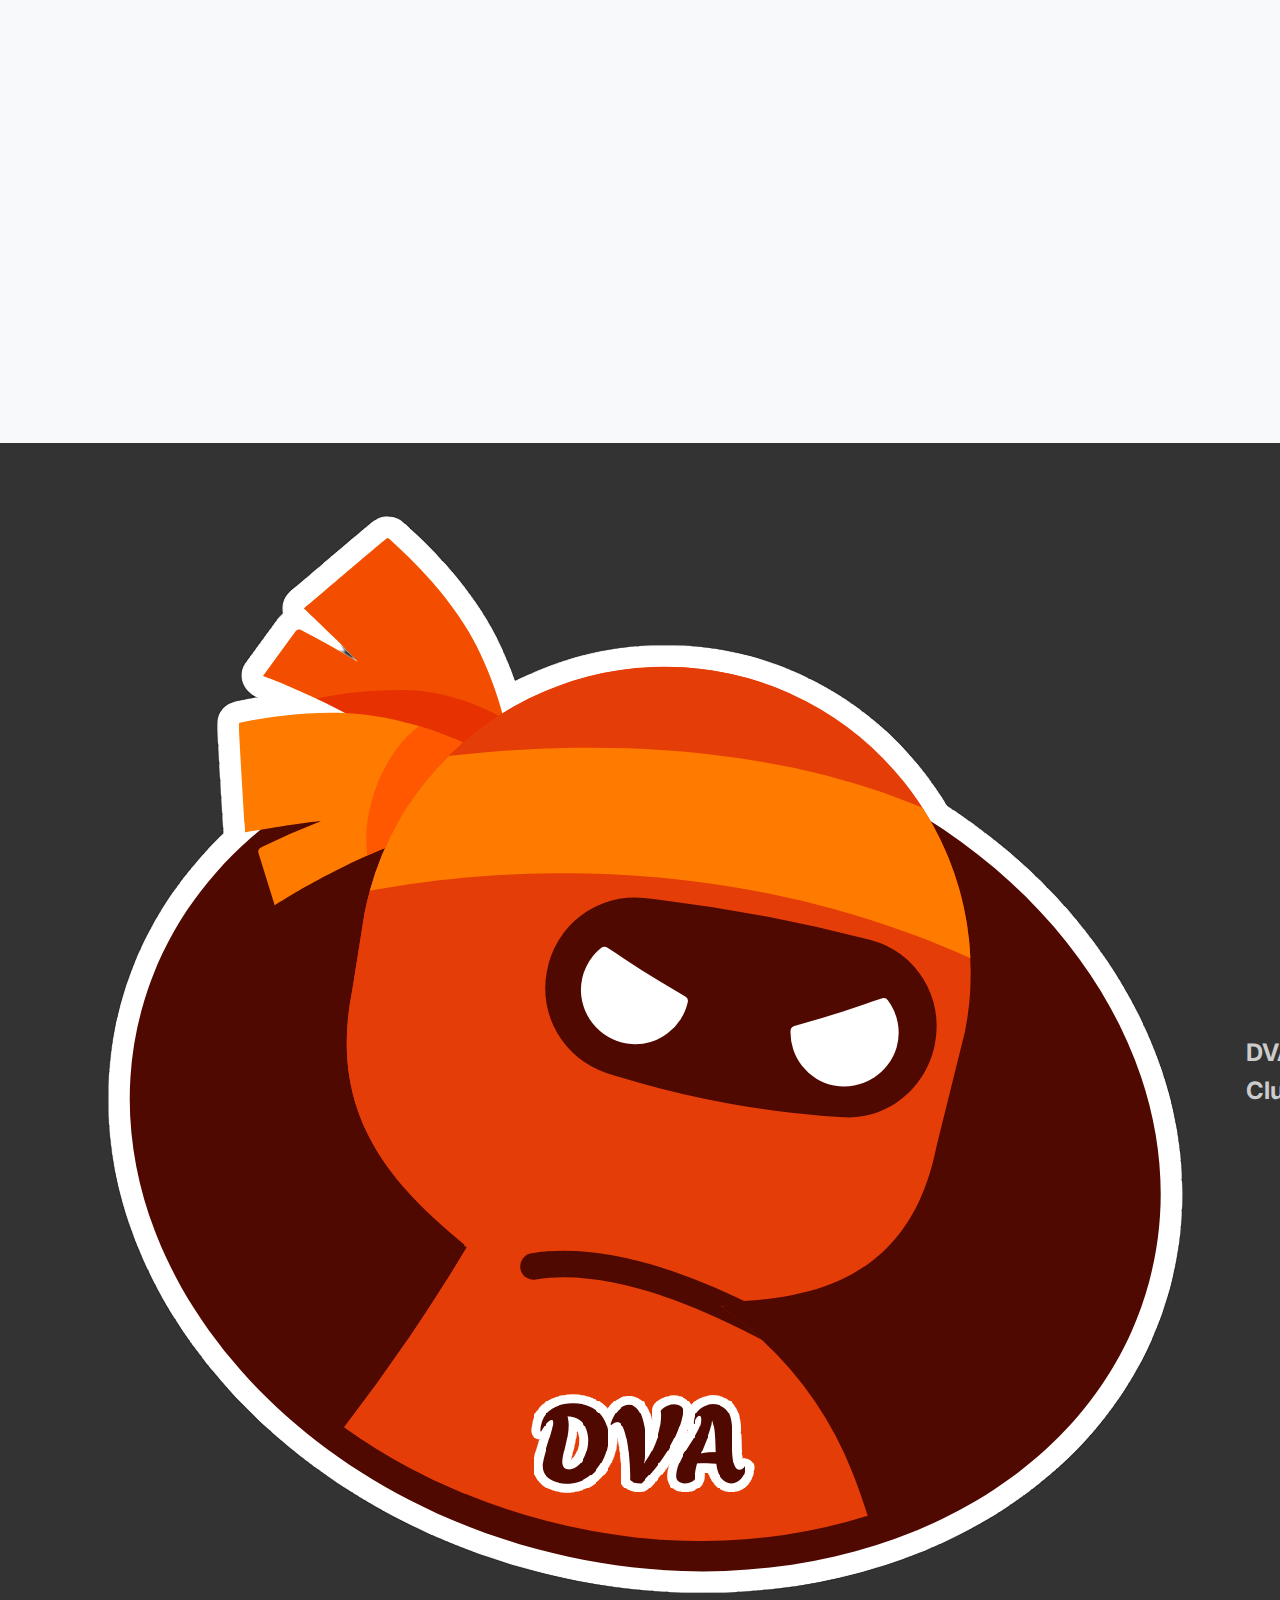
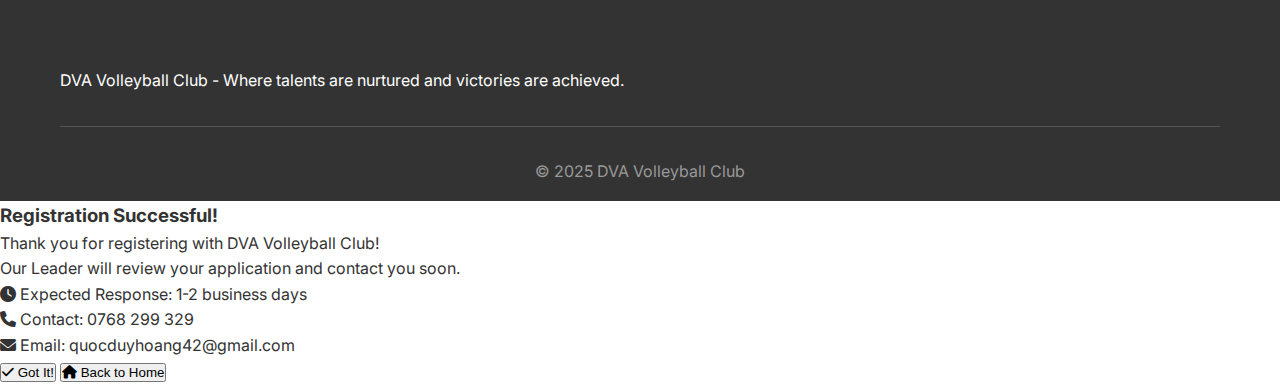
<file: contact.html>
<!DOCTYPE html>
<html lang="en">
    <head>
        <meta charset="UTF-8">
        <meta name="viewport" content="width=device-width, initial-scale=1.0">
        <title>DVA Volleyball Club - Contact</title>
        <link rel="preconnect" href="https://fonts.googleapis.com">
        <link rel="preconnect" href="https://fonts.gstatic.com" crossorigin>
        <link
            href="https://fonts.googleapis.com/css2?family=Inter:wght@300;400;600;700&display=swap"
            rel="stylesheet">
        <link rel="stylesheet"
            href="https://cdnjs.cloudflare.com/ajax/libs/font-awesome/6.0.0/css/all.min.css">
        <link rel="stylesheet" href="css/common.css">
        <link rel="stylesheet" href="css/contact.css">
    </head>
    <body>
        <!-- Header -->
        <header class="header">
            <nav class="navbar">
                <div class="nav-container">
                    <a href="index.html" class="nav-logo">
                        <img src="images/logo/dva.png" alt="DVA Volleyball Club"
                            class="logo-image">
                        <span class="logo-text">DVA Club</span>
                    </a>
                    <!-- Update navigation menu -->
                    <ul class="nav-menu" id="nav-menu">
                        <li class="nav-item">
                            <a href="index.html" class="nav-link">Home</a>
                        </li>
                        <li class="nav-item">
                            <a href="ranking.html" class="nav-link">Ranking</a>
                        </li>
                        <li class="nav-item">
                            <a href="players.html" class="nav-link">Players</a>
                        </li>
                        <li class="nav-item">
                            <a href="learn.html" class="nav-link">Learn</a>
                        </li>
                        <li class="nav-item">
                            <a href="requirements.html"
                                class="nav-link">Requirements</a>
                        </li>
                        <li class="nav-item">
                            <a href="news.html" class="nav-link">News</a>
                        </li>
                        <li class="nav-item">
                            <a href="gallery.html" class="nav-link">Gallery</a>
                        </li>
                        <li class="nav-item">
                            <a href="donate.html"
                                class="nav-link active">Donate</a>
                        </li>
                        <li class="nav-item">
                            <a href="shop.html" class="nav-link">Shop</a>
                        </li>
                        <li class="nav-item">
                            <a href="contact.html" class="nav-link">Contact</a>
                        </li>
                    </ul>
                    <div class="nav-toggle" id="nav-toggle">
                        <span class="bar"></span>
                        <span class="bar"></span>
                        <span class="bar"></span>
                    </div>
                </div>
            </nav>
        </header>

        <!-- Main Content -->
        <main>
            <!-- Hero Section -->
            <section class="contact-hero">
                <div class="container">
                    <div class="hero-content">
                        <h1>Get In Touch</h1>
                        <p>Ready to start your volleyball journey? We're here to
                            help!</p>
                    </div>
                </div>
            </section>

            <!-- Contact Methods -->
            <section class="contact-methods">
                <div class="container">
                    <div class="methods-grid">
                        <div class="method-card fade-in">
                            <div class="method-icon">
                                <i class="fas fa-phone"></i>
                            </div>
                            <h3>Call Us</h3>
                            <div class="method-details">
                                <p><strong>Main Office:</strong></p>
                                <a href="tel:+84768299329">+84 768 299 329</a>
                            </div>
                            <div class="method-hours">
                                <p><i class="fas fa-clock"></i> Mon-Fri: 6AM -
                                    10PM</p>
                                <p><i class="fas fa-clock"></i> Sat-Sun: 8AM -
                                    8PM</p>
                            </div>
                        </div>

                        <div class="method-card fade-in">
                            <div class="method-icon">
                                <i class="fas fa-envelope"></i>
                            </div>
                            <h3>Email Us</h3>
                            <div class="method-details">
                                <p><strong>Management:</strong></p>
                                <a
                                    href="mailto:quocduyhoang42@gmail.com">quocduyhoang42@gmail.com</a>

                                <p><strong>Mail DVA:</strong></p>
                                <a
                                    href="mailto:dvavolleyballclub@gmail.com">dvavolleyballclub@gmail.com</a>

                            </div>
                            <div class="method-response">
                                <p><i class="fas fa-reply"></i> Response within
                                    24 hours</p>
                            </div>
                        </div>

                        <div class="method-card fade-in">
                            <div class="method-icon">
                                <i class="fas fa-map-marker-alt"></i>
                            </div>
                            <h3>Visit Us</h3>
                            <div class="method-details">
                                <p><strong>Main Training Center:</strong></p>
                                <address>
                                    Nhà thi đấu bóng chuyền Thông Tin<br>
                                    155 Trường Chinh, Thanh Xuân, Hà Nội<br>
                                    Việt Nam
                                </address>
                            </div>
                        </div>
                    </div>
                </div>
            </section>

            <!-- Registration Form Section -->
            <section class="contact-forms">
                <div class="container">
                    <div class="form-container">
                        <!-- Registration Form -->
                        <form class="contact-form active" id="registration-form"
                            data-form="registration">
                            <div class="form-header">
                                <h3>Player Registration</h3>
                                <p>Join DVA Volleyball Club - Register
                                    today!</p>
                            </div>

                            <div class="form-grid">
                                <!-- Full Name -->
                                <div class="form-group">
                                    <label for="reg-fullname">Full Name
                                        *</label>
                                    <input type="text" id="reg-fullname"
                                        name="fullname" required
                                        placeholder="Enter your full name">
                                </div>

                                <!-- Position -->
                                <div class="form-group">
                                    <label for="reg-position">Position *</label>
                                    <select id="reg-position" name="position"
                                        required>
                                        <option value>Select your
                                            position</option>
                                        <option value="outside-hitter">Outside
                                            Hitter</option>
                                        <option value="middle-blocker">Middle
                                            Blocker</option>
                                        <option value="setter">Setter</option>
                                        <option value="libero">Libero</option>
                                        <option value="opposite">Opposite
                                            Hitter</option>
                                    </select>
                                </div>

                                <!-- Birth Year -->
                                <div class="form-group">
                                    <label for="reg-birthyear">Birth Year
                                        *</label>
                                    <input type="number" id="reg-birthyear"
                                        name="birthyear" required
                                        min="1960" max="2015"
                                        placeholder="2002">
                                </div>

                                <!-- Hometown -->
                                <div class="form-group">
                                    <label for="reg-hometown">Hometown *</label>
                                    <input type="text" id="reg-hometown"
                                        name="hometown" required
                                        placeholder="Hà Nội, Việt Nam">
                                </div>

                                <!-- Jersey Number -->
                                <div class="form-group">
                                    <label for="reg-jersey">Preferred Jersey
                                        Number *</label>
                                    <input type="number" id="reg-jersey"
                                        name="jersey" required
                                        min="1" max="99" placeholder="1-99">
                                </div>

                                <!-- Height -->
                                <div class="form-group">
                                    <label for="reg-height">Height (cm)
                                        *</label>
                                    <input type="number" id="reg-height"
                                        name="height" required
                                        min="150" max="220" placeholder="175">
                                </div>

                                <!-- Weight -->
                                <div class="form-group">
                                    <label for="reg-weight">Weight (kg)
                                        *</label>
                                    <input type="number" id="reg-weight"
                                        name="weight" required
                                        min="40" max="150" placeholder="65">
                                </div>

                                <!-- Phone Number -->
                                <div class="form-group">
                                    <label for="reg-phone">Phone Number
                                        *</label>
                                    <input type="tel" id="reg-phone"
                                        name="phone" required
                                        placeholder="0768 299 329">
                                </div>

                                <!-- Gender -->
                                <div class="form-group">
                                    <label for="reg-gender">Gender *</label>
                                    <select id="reg-gender" name="gender"
                                        required>
                                        <option value>Select gender</option>
                                        <option value="male">Male</option>
                                        <option value="female">Female</option>
                                    </select>
                                </div>

                                <!-- Spike Reach -->
                                <div class="form-group">
                                    <label for="reg-spike-reach">Spike Reach
                                        (cm) *</label>
                                    <input type="number" id="reg-spike-reach"
                                        name="spikereach" required
                                        min="200" max="380" placeholder="310">
                                    <small class="form-help">Height from ground
                                        to fingertips when jumping to
                                        spike</small>
                                </div>

                                <!-- Block Reach -->
                                <div class="form-group">
                                    <label for="reg-block-reach">Block Reach
                                        (cm) *</label>
                                    <input type="number" id="reg-block-reach"
                                        name="blockreach" required
                                        min="240" max="340" placeholder="300">
                                    <small class="form-help">Height from ground
                                        to fingertips when jumping to
                                        block</small>
                                </div>

                                <!-- Rotation Experience -->
                                <div class="form-group">
                                    <label for="reg-rotation">Rotation System
                                        Experience *</label>
                                    <select id="reg-rotation" name="rotation"
                                        required>
                                        <option value>Select your
                                            experience</option>
                                        <option value="5-1">5-1 Rotation
                                            System</option>
                                        <option value="6-2">6-2 Rotation
                                            System</option>
                                        <option value="all">All Systems</option>
                                        <option value="none">No
                                            Experience</option>
                                    </select>
                                </div>
                            </div>

                            <button type="submit" class="submit-btn">
                                <i class="fas fa-user-plus"></i>
                                Submit Registration
                            </button>
                        </form>

                    </div>
                </div>
            </section>

            <!-- Location & Facilities -->
            <section class="location-facilities">
                <div class="container">
                    <!-- Interactive Map Placeholder -->
                    <div class="map-container">
                        <div class="map-placeholder">
                            <i class="fas fa-map-marked-alt"></i>
                            <h4>Interactive Map</h4>
                            <p>Find us easily with our interactive location
                                map</p>
                            <button class="map-btn" onclick="openMap()">
                                <i class="fas fa-external-link-alt"></i>
                                View on Google Maps
                            </button>
                        </div>
                    </div>
                </div>
            </section>

            <!-- Social Media & Newsletter -->
            <section class="social-newsletter">
                <div class="container">
                    <div class="social-newsletter-grid">
                        <div class="social-section fade-in">
                            <h3>Follow Us</h3>
                            <p>Stay connected and get the latest updates</p>
                            <div class="social-links">
                                <a
                                    href="https://www.facebook.com/duy.hoangquoc.1/"
                                    class="social-link facebook"
                                    rel="noopener noreferrer" target="_blank">
                                    <i class="fab fa-facebook"></i>
                                    <span>Facebook</span>
                                </a>
                                <a
                                    href="https://www.instagram.com/nathan_hquoc/?igsh=aHA1ajI5c20xd2g%3D&utm_source=qr"
                                    class="social-link instagram"
                                    rel="noopener noreferrer" target="_blank">
                                    <i class="fab fa-instagram"></i>
                                    <span>Instagram</span>
                                </a>
                                <a href="https://zalo.me/0768299329"
                                    class="social-link zalo"
                                    rel="noopener noreferrer" target="_blank">
                                    <i class="fas fa-comments"></i>
                                    <span>Zalo</span>
                                </a>
                                <a
                                    href="https://www.tiktok.com/@hoangquocduy29?_t=ZS-90Ppx8yGIsh&_r=1"
                                    class="social-link tiktok"
                                    rel="noopener noreferrer" target="_blank">
                                    <i class="fab fa-tiktok"></i>
                                    <span>TikTok</span>
                                </a>
                            </div>
                        </div>

                        <div class="newsletter-section fade-in">
                            <h3>Newsletter Signup</h3>
                            <p>Get training tips, event updates, and exclusive
                                offers</p>
                            <form class="newsletter-form" id="newsletter-form">
                                <div class="newsletter-input">
                                    <input type="email"
                                        placeholder="Enter your email address"
                                        required>
                                    <button type="submit"
                                        title="Subscribe to Newsletter">
                                        <i class="fas fa-paper-plane"></i>
                                    </button>
                                </div>
                                <div class="newsletter-consent">
                                    <label class="consent-checkbox">
                                        <input type="checkbox" required>
                                        <span>I agree to receive marketing
                                            emails and updates</span>
                                    </label>
                                </div>
                            </form>
                        </div>
                    </div>
                </div>
            </section>

        </main>

        <!-- Footer -->
        <footer class="footer">
            <div class="container">
                <div class="footer-content">
                    <div class="footer-section">
                        <a href="index.html" class="footer-logo">
                            <img src="images/logo/dva.png" alt="DVA Club"
                                class="footer-logo-image">
                            <span>DVA Club</span>
                        </a>
                        <p>DVA Volleyball Club - Where talents are nurtured and
                            victories are achieved.</p>
                    </div>

                    <div class="footer-section">
                        <h4>Quick Links</h4>
                        <ul>
                            <li><a href="index.html">Home</a></li>
                            <li><a href="ranking.html">Ranking</a></li>
                            <li><a href="players.html">Players</a></li>
                            <li><a href="learn.html">Learn</a></li>
                        </ul>
                    </div>

                    <div class="footer-section">
                        <h4>Contact</h4>
                        <ul>
                            <li><i class="fas fa-phone"></i> 0768 299 329</li>
                            <li><i class="fas fa-envelope"></i>
                                dvavolleyballclub@gmail.com</li>
                            <li><i class="fas fa-map-marker-alt"></i> 155 Trường
                                Chinh - Thanh Xuân - Hà Nội</li>
                        </ul>
                    </div>
                </div>

                <div class="footer-bottom">
                    <p>&copy; 2025 DVA Volleyball Club</p>
                </div>
            </div>
        </footer>

        <script src="js/common.js"></script>
        <script src="js/contact.js"></script>
        <!-- Success Registration Modal -->
        <div class="success-modal" id="registration-success-modal">
            <div class="modal-overlay">
                <div class="modal-container">
                    <div class="success-content">
                        <div class="success-icon">
                            <div class="checkmark-circle">
                                <div class="checkmark"></div>
                            </div>
                        </div>

                        <h3>Registration Successful!</h3>
                        <p class="success-message">
                            Thank you for registering with DVA Volleyball
                            Club!<br>
                            Our Leader will review your application and contact
                            you soon.
                        </p>

                        <div class="success-details">
                            <div class="detail-item">
                                <i class="fas fa-clock"></i>
                                <span>Expected Response: 1-2 business
                                    days</span>
                            </div>
                            <div class="detail-item">
                                <i class="fas fa-phone"></i>
                                <span>Contact: 0768 299 329</span>
                            </div>
                            <div class="detail-item">
                                <i class="fas fa-envelope"></i>
                                <span>Email: quocduyhoang42@gmail.com</span>
                            </div>
                        </div>

                        <div class="success-actions">
                            <button class="primary-btn"
                                onclick="closeSuccessModal()">
                                <i class="fas fa-check"></i>
                                Got It!
                            </button>
                            <button class="secondary-btn"
                                onclick="goToHomePage()">
                                <i class="fas fa-home"></i>
                                Back to Home
                            </button>
                        </div>
                    </div>
                </div>
            </div>
        </div>

        <!-- Toast Notification Container -->
        <div class="toast-container" id="toast-container"></div>

    </body>
</html>
</file>
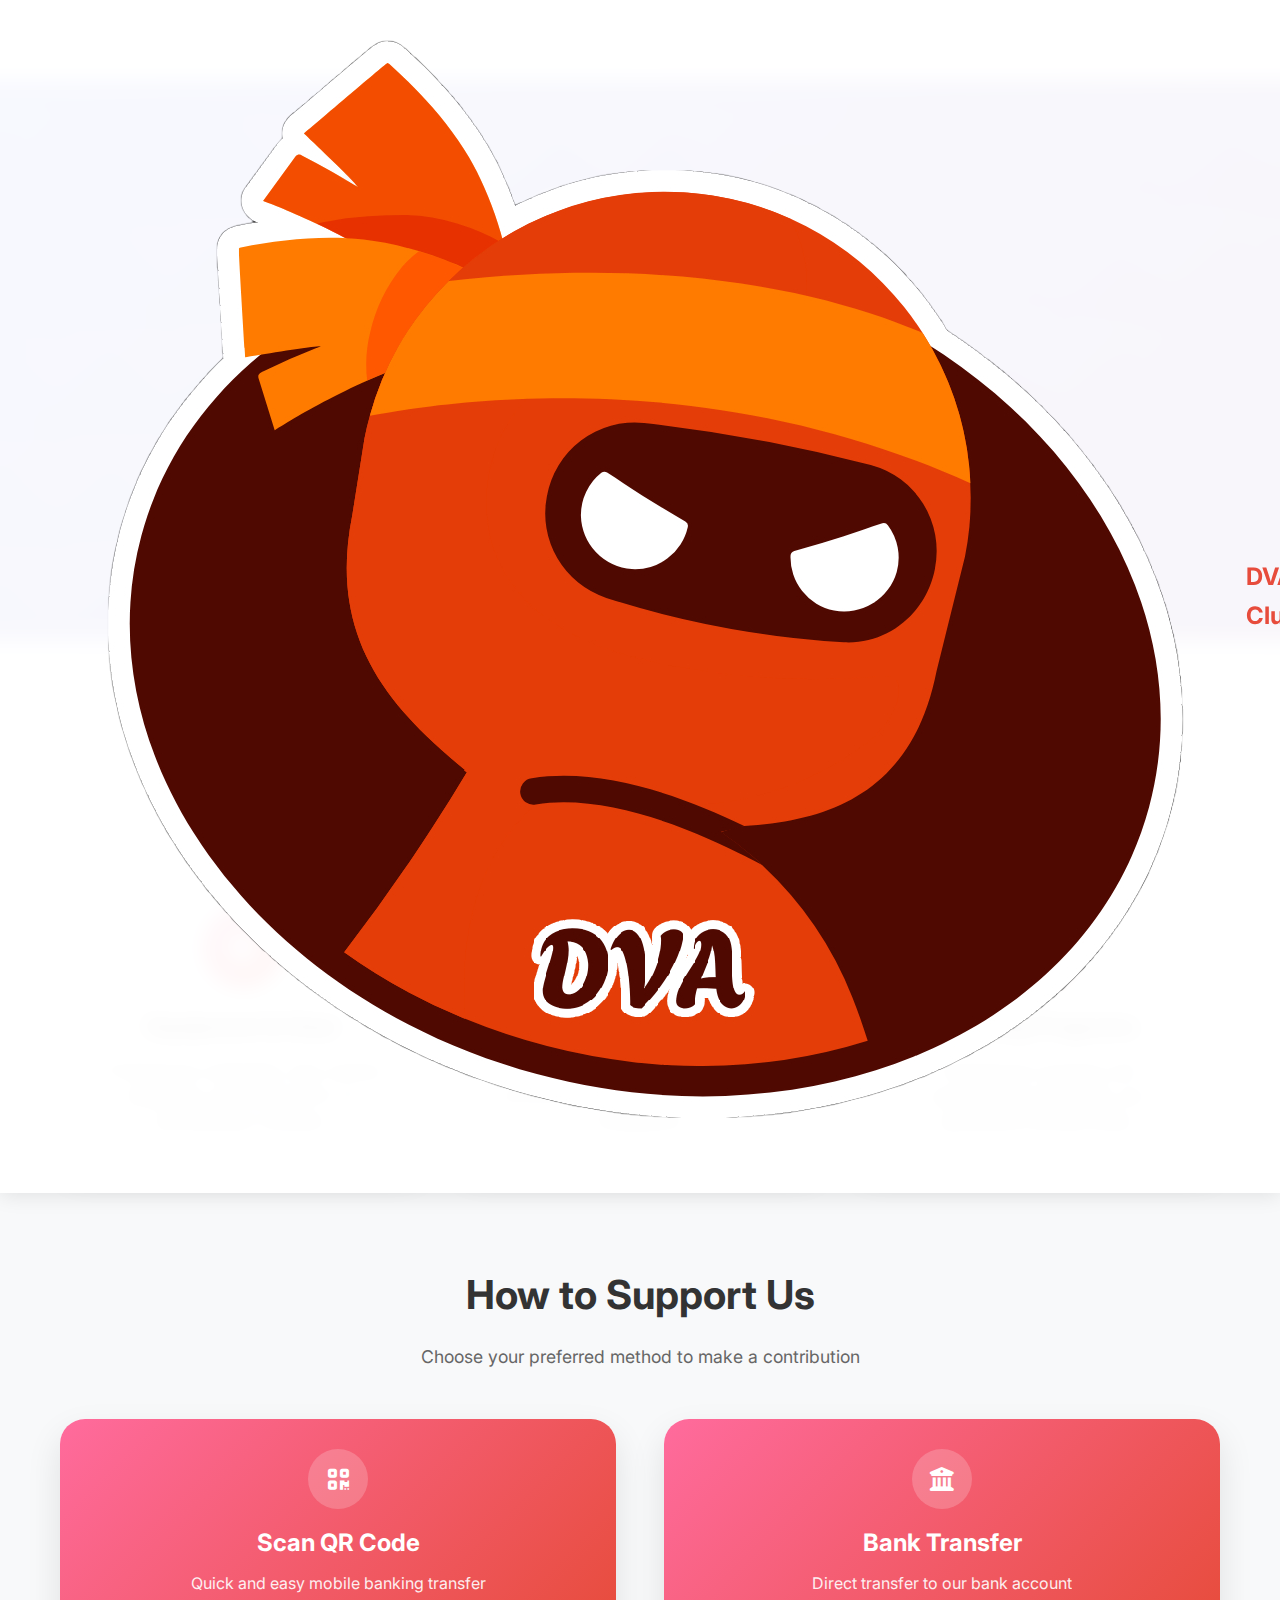
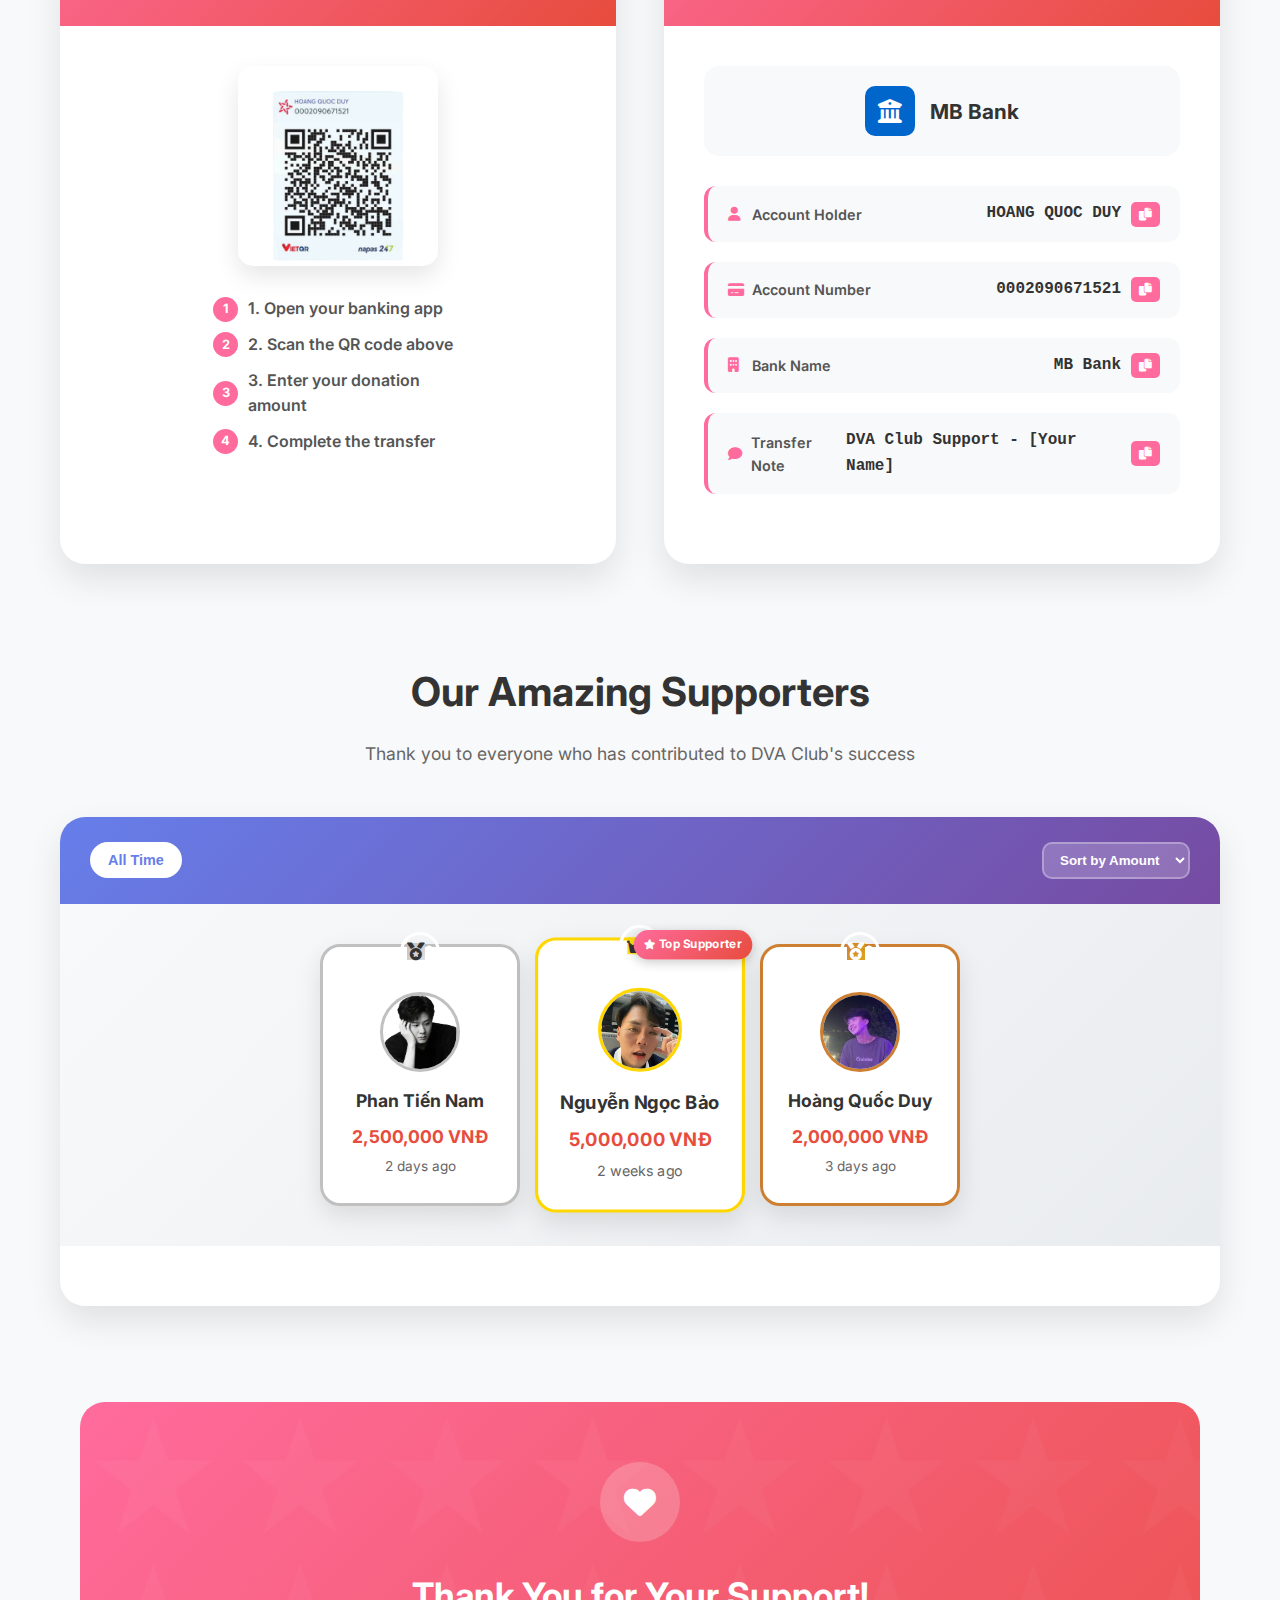
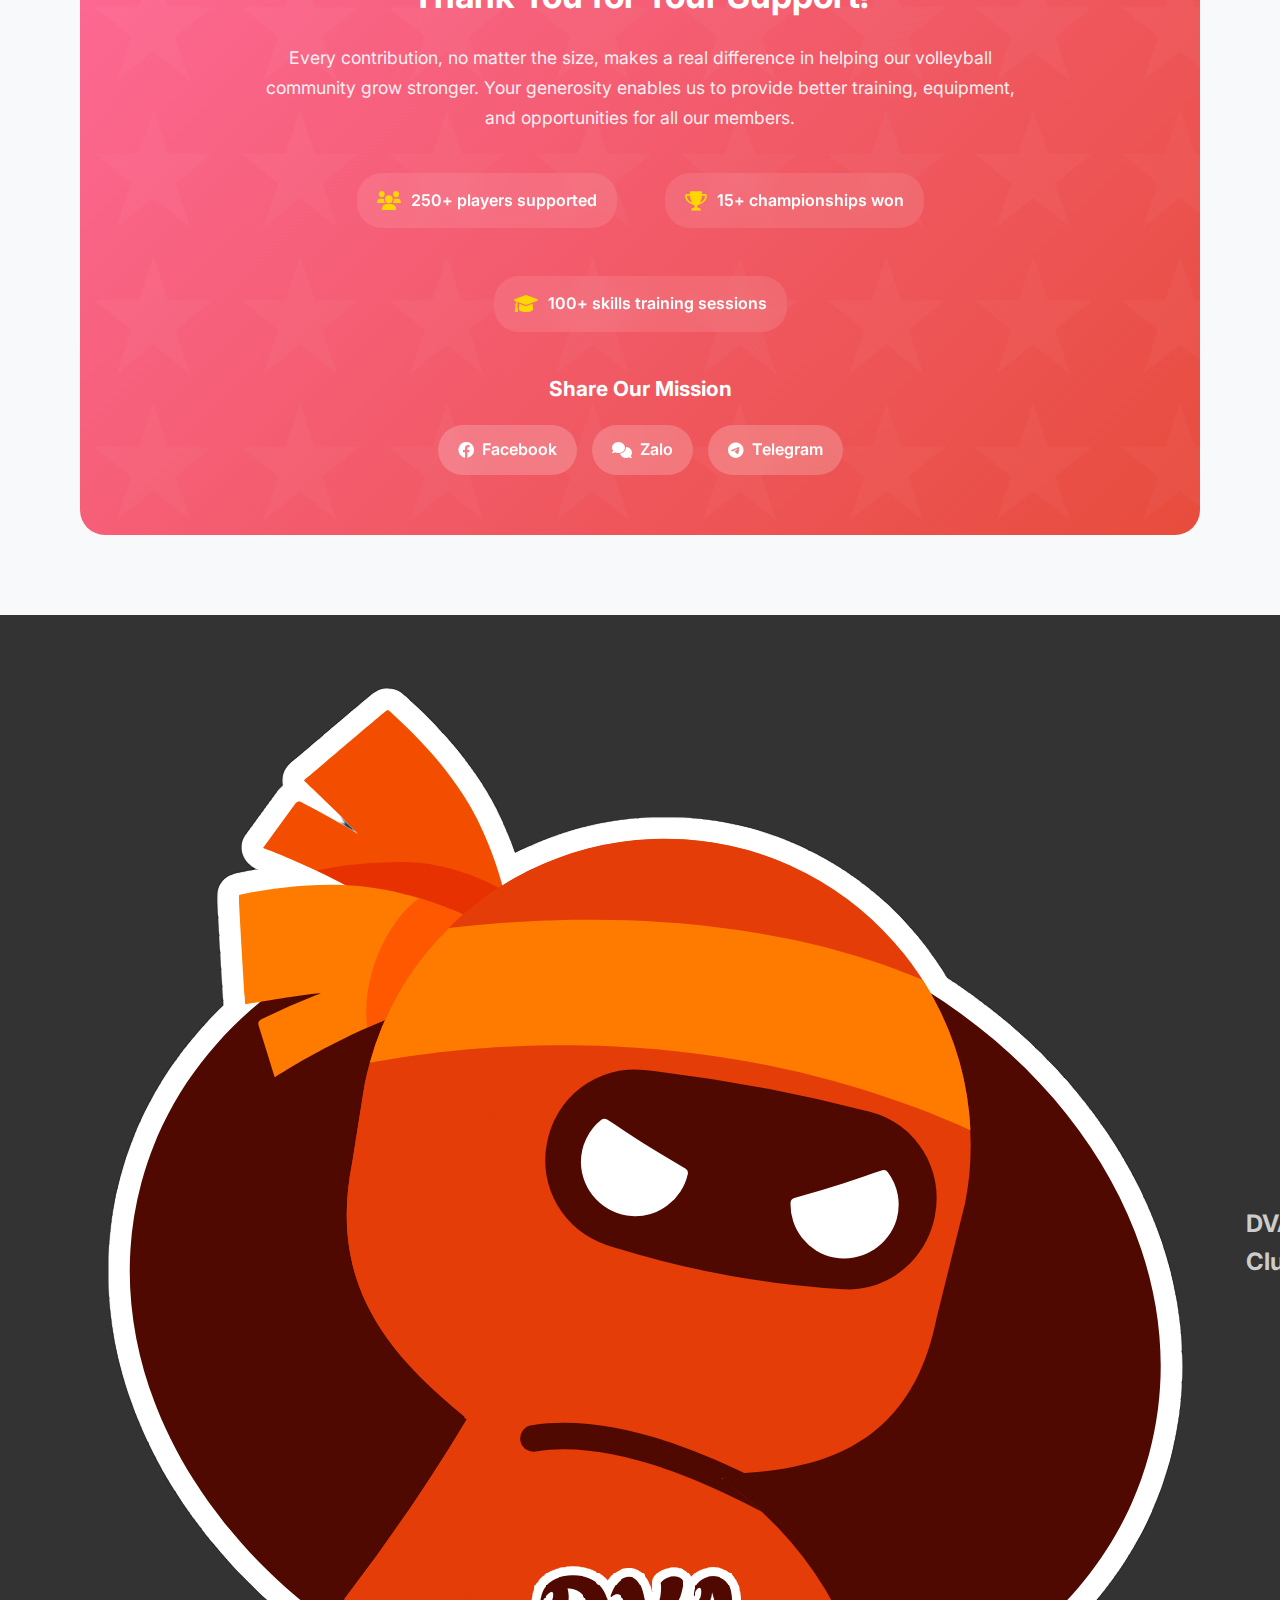
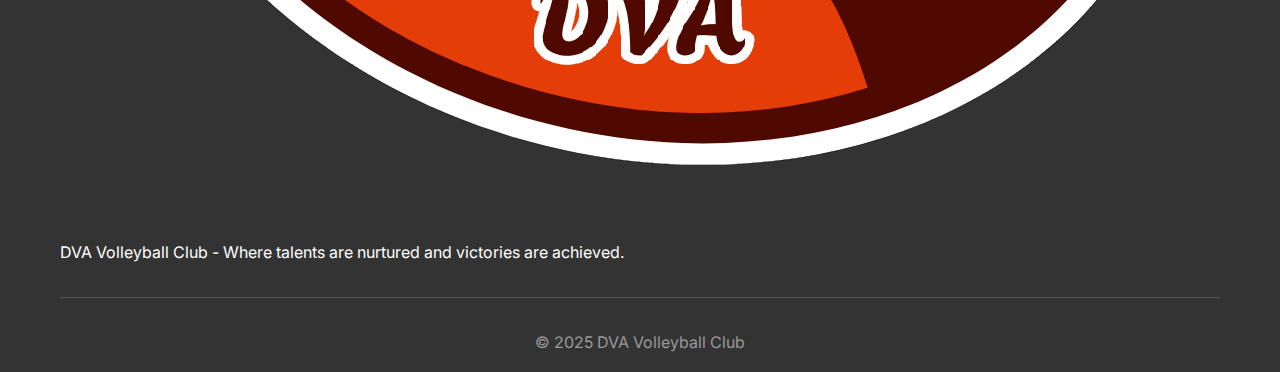
<file: donate.html>
<!DOCTYPE html>
<html lang="en">
    <head>
        <meta charset="UTF-8">
        <meta name="viewport" content="width=device-width, initial-scale=1.0">
        <title>DVA Volleyball Club - Donate</title>
        <link rel="icon" type="image/png" href="images/logo/dva.png">
        <link rel="preconnect" href="https://fonts.googleapis.com">
        <link rel="preconnect" href="https://fonts.gstatic.com" crossorigin>
        <link
            href="https://fonts.googleapis.com/css2?family=Inter:wght@300;400;600;700&display=swap"
            rel="stylesheet">
        <link rel="stylesheet"
            href="https://cdnjs.cloudflare.com/ajax/libs/font-awesome/6.0.0/css/all.min.css">
        <link rel="stylesheet" href="css/common.css">
        <link rel="stylesheet" href="css/donate.css">
    </head>
    <body>
        <!-- Header -->
        <header class="header">
            <nav class="navbar">
                <div class="nav-container">
                    <a href="index.html" class="nav-logo">
                        <img src="images/logo/dva.png" alt="DVA Volleyball Club"
                            class="logo-image">
                        <span class="logo-text">DVA Club</span>
                    </a>

                    <ul class="nav-menu" id="nav-menu">
                        <li class="nav-item">
                            <a href="index.html" class="nav-link">Home</a>
                        </li>
                        <li class="nav-item">
                            <a href="ranking.html" class="nav-link">Ranking</a>
                        </li>
                        <li class="nav-item">
                            <a href="players.html" class="nav-link">Players</a>
                        </li>
                        <li class="nav-item">
                            <a href="learn.html" class="nav-link">Learn</a>
                        </li>
                        <li class="nav-item">
                            <a href="requirements.html"
                                class="nav-link">Requirements</a>
                        </li>
                        <li class="nav-item">
                            <a href="news.html" class="nav-link">News</a>
                        </li>
                        <li class="nav-item">
                            <a href="donate.html"
                                class="nav-link active">Donate</a>
                        </li>
                        <li class="nav-item">
                            <a href="shop.html" class="nav-link">Shop</a>
                        </li>
                        <li class="nav-item">
                            <a href="contact.html" class="nav-link">Contact</a>
                        </li>
                    </ul>

                    <div class="nav-toggle" id="nav-toggle">
                        <span class="bar"></span>
                        <span class="bar"></span>
                        <span class="bar"></span>
                    </div>
                </div>
            </nav>
        </header>

        <!-- Main Content -->
        <main>
            <!-- Hero Section -->
            <section class="donate-hero">
                <div class="container">
                    <div class="hero-content">
                        <div class="hero-badge">
                            <i class="fas fa-heart"></i>
                            <span>Support DVA Club</span>
                        </div>
                        <h1>Support Our Dreams</h1>
                        <p>Help DVA Volleyball Club grow and achieve greatness
                            together</p>
                        <div class="hero-stats">
                            <div class="stat">
                                <span class="number"
                                    id="total-donors">127</span>
                                <span class="label">Supporters</span>
                            </div>
                            <div class="stat">
                                <span class="number"
                                    id="total-amount">45.2M</span>
                                <span class="label">VNĐ Raised</span>
                            </div>
                            <div class="stat">
                                <span class="number">3</span>
                                <span class="label">Years Active</span>
                            </div>
                        </div>
                    </div>
                </div>
            </section>

            <!-- Donation Content -->
            <section class="donate-content">
                <div class="container">
                    <!-- Why Donate Section -->
                    <div class="donate-section">
                        <div class="section-header">
                            <h2>Why Your Support Matters</h2>
                            <p>Every contribution helps us build a stronger
                                volleyball community</p>
                        </div>

                        <div class="support-grid">
                            <div class="support-card">
                                <div class="support-icon">
                                    <i class="fas fa-volleyball-ball"></i>
                                </div>
                                <h3>Equipment & Gear</h3>
                                <p>Professional volleyballs, nets, training
                                    equipment, and uniforms for our growing team
                                    members.</p>
                            </div>

                            <div class="support-card">
                                <div class="support-icon">
                                    <i class="fas fa-trophy"></i>
                                </div>
                                <h3>Tournament Participation</h3>
                                <p>Registration fees, transportation, and
                                    accommodation for local and national
                                    competitions.</p>
                            </div>

                            <div class="support-card">
                                <div class="support-icon">
                                    <i class="fas fa-users-cog"></i>
                                </div>
                                <h3>Training Programs</h3>
                                <p>Professional coaching, skill development
                                    workshops, and specialized training
                                    camps.</p>
                            </div>
                        </div>
                    </div>

                    <!-- Donation Methods Section -->
                    <div class="donate-section">
                        <div class="section-header">
                            <h2>How to Support Us</h2>
                            <p>Choose your preferred method to make a
                                contribution</p>
                        </div>

                        <div class="donation-methods">
                            <!-- QR Code Method -->
                            <div class="donation-card qr-method">
                                <div class="method-header">
                                    <div class="method-icon">
                                        <i class="fas fa-qrcode"></i>
                                    </div>
                                    <h3>Scan QR Code</h3>
                                    <p>Quick and easy mobile banking
                                        transfer</p>
                                </div>

                                <div class="qr-container">
                                    <div class="qr-image">
                                        <img src="images/donate/MBB.png"
                                            alt="QR Code for Donation"
                                            onerror="this.style.display='none'; this.nextElementSibling.style.display='flex';">
                                        <div class="qr-placeholder"
                                            style="display: none;">
                                            <i class="fas fa-qrcode"></i>
                                            <span>QR Code</span>
                                        </div>
                                    </div>
                                    <div class="qr-instructions">
                                        <p>1. Open your banking app</p>
                                        <p>2. Scan the QR code above</p>
                                        <p>3. Enter your donation amount</p>
                                        <p>4. Complete the transfer</p>
                                    </div>
                                </div>
                            </div>

                            <!-- Bank Transfer Method -->
                            <div class="donation-card bank-method">
                                <div class="method-header">
                                    <div class="method-icon">
                                        <i class="fas fa-university"></i>
                                    </div>
                                    <h3>Bank Transfer</h3>
                                    <p>Direct transfer to our bank account</p>
                                </div>

                                <div class="bank-details">
                                    <div class="bank-info">
                                        <div class="bank-logo">
                                            <i
                                                class="fas fa-building-columns"></i>
                                        </div>
                                        <div class="bank-name">MB Bank</div>
                                    </div>

                                    <div class="account-details">
                                        <div class="detail-row">
                                            <div class="detail-label">
                                                <i class="fas fa-user"></i>
                                                Account Holder
                                            </div>
                                            <div class="detail-value">
                                                <span>HOANG QUOC DUY</span>
                                                <button class="copy-btn"
                                                    onclick="copyToClipboard('HOANG QUOC DUY')"
                                                    title="Copy name">
                                                    <i class="fas fa-copy"></i>
                                                </button>
                                            </div>
                                        </div>

                                        <div class="detail-row">
                                            <div class="detail-label">
                                                <i
                                                    class="fas fa-credit-card"></i>
                                                Account Number
                                            </div>
                                            <div class="detail-value">
                                                <span
                                                    id="account-number">0002090671521</span>
                                                <button class="copy-btn"
                                                    onclick="copyToClipboard('0002090671521')"
                                                    title="Copy account number">
                                                    <i class="fas fa-copy"></i>
                                                </button>
                                            </div>
                                        </div>

                                        <div class="detail-row">
                                            <div class="detail-label">
                                                <i class="fas fa-building"></i>
                                                Bank Name
                                            </div>
                                            <div class="detail-value">
                                                <span>MB Bank</span>
                                                <button class="copy-btn"
                                                    onclick="copyToClipboard('MB Bank')"
                                                    title="Copy bank name">
                                                    <i class="fas fa-copy"></i>
                                                </button>
                                            </div>
                                        </div>

                                        <div class="detail-row">
                                            <div class="detail-label">
                                                <i class="fas fa-comment"></i>
                                                Transfer Note
                                            </div>
                                            <div class="detail-value">
                                                <span>DVA Club Support - [Your
                                                    Name]</span>
                                                <button class="copy-btn"
                                                    onclick="copyToClipboard('DVA Club Support - ')"
                                                    title="Copy transfer note">
                                                    <i class="fas fa-copy"></i>
                                                </button>
                                            </div>
                                        </div>
                                    </div>
                                </div>
                            </div>
                        </div>
                    </div>

                    <!-- Donation Leaderboard -->
                    <div class="donate-section">
                        <div class="section-header">
                            <h2>Our Amazing Supporters</h2>
                            <p>Thank you to everyone who has contributed to DVA
                                Club's success</p>
                        </div>

                        <div class="leaderboard-container">
                            <div class="leaderboard-controls">
                                <div class="time-filters">
                                    <button class="filter-btn active"
                                        data-period="all">All Time</button>

                                </div>

                                <div class="sort-options">
                                    <select class="sort-select"
                                        title="Sort donations"
                                        onchange="sortDonations(this.value)">
                                        <option value="amount">Sort by
                                            Amount</option>
                                        <option value="recent">Sort by
                                            Recent</option>
                                        <option value="name">Sort by
                                            Name</option>
                                    </select>
                                </div>
                            </div>

                            <div class="leaderboard" id="donation-leaderboard">
                                <!-- Top 3 Special Cards -->
                                <div class="top-donors">
                                    <div class="top-donor-card rank-2">
                                        <div class="rank-badge">
                                            <i class="fas fa-medal silver"></i>
                                            <span>2</span>
                                        </div>
                                        <div class="donor-avatar">
                                            <img
                                                src="images/donate/TienNamm.webp"
                                                alt="Donor 2"
                                                onerror="this.style.display='none'; this.nextElementSibling.style.display='flex';">
                                            <div class="avatar-placeholder"
                                                style="display: none;">
                                                <i class="fas fa-user"></i>
                                            </div>
                                        </div>
                                        <div class="donor-info">
                                            <h4>Phan Tiến Nam</h4>
                                            <div
                                                class="donation-amount">2,500,000
                                                VNĐ</div>
                                            <div class="donation-time">2 days
                                                ago</div>
                                        </div>
                                    </div>

                                    <div class="top-donor-card rank-1">
                                        <div class="rank-badge">
                                            <i class="fas fa-crown gold"></i>
                                            <span>1</span>
                                        </div>
                                        <div class="donor-avatar">
                                            <img
                                                src="images/donate/NguyenNgocBao.webp"
                                                alt="Donor 1"
                                                onerror="this.style.display='none'; this.nextElementSibling.style.display='flex';">
                                            <div class="avatar-placeholder"
                                                style="display: none;">
                                                <i class="fas fa-user"></i>
                                            </div>
                                        </div>
                                        <div class="donor-info">
                                            <h4>Nguyễn Ngọc Bảo</h4>
                                            <div
                                                class="donation-amount">5,000,000
                                                VNĐ</div>
                                            <div class="donation-time">2 weeks
                                                ago</div>
                                        </div>
                                        <div class="top-supporter-badge">
                                            <i class="fas fa-star"></i>
                                            <span>Top Supporter</span>
                                        </div>
                                    </div>

                                    <div class="top-donor-card rank-3">
                                        <div class="rank-badge">
                                            <i class="fas fa-medal bronze"></i>
                                            <span>3</span>
                                        </div>
                                        <div class="donor-avatar">
                                            <img
                                                src="images/donate/QuocDuy.webp"
                                                alt="Donor 3"
                                                onerror="this.style.display='none'; this.nextElementSibling.style.display='flex';">
                                            <div class="avatar-placeholder"
                                                style="display: none;">
                                                <i class="fas fa-user"></i>
                                            </div>
                                        </div>
                                        <div class="donor-info">
                                            <h4>Hoàng Quốc Duy</h4>
                                            <div
                                                class="donation-amount">2,000,000
                                                VNĐ</div>
                                            <div class="donation-time">3 days
                                                ago</div>
                                        </div>
                                    </div>
                                </div>

                                <!-- Donation List -->
                                <div class="donations-list" id="donations-list">
                                    <!-- Will be populated by JavaScript -->
                                </div>

                            </div>
                        </div>
                    </div>

                    <!-- Thank You Message -->
                    <div class="thank-you-section">
                        <div class="thank-you-content">
                            <div class="thank-you-icon">
                                <i class="fas fa-heart"></i>
                            </div>
                            <h3>Thank You for Your Support!</h3>
                            <p>Every contribution, no matter the size, makes a
                                real difference in helping our volleyball
                                community grow stronger. Your generosity enables
                                us to provide better training, equipment, and
                                opportunities for all our members.</p>

                            <div class="impact-stats">
                                <div class="impact-item">
                                    <i class="fas fa-users"></i>
                                    <span>250+ players supported</span>
                                </div>
                                <div class="impact-item">
                                    <i class="fas fa-trophy"></i>
                                    <span>15+ championships won</span>
                                </div>
                                <div class="impact-item">
                                    <i class="fas fa-graduation-cap"></i>
                                    <span>100+ skills training sessions</span>
                                </div>
                            </div>

                            <div class="social-share">
                                <h4>Share Our Mission</h4>
                                <div class="share-buttons">
                                    <a href="#" class="share-btn facebook"
                                        onclick="shareOnSocial('facebook')">
                                        <i class="fab fa-facebook"></i>
                                        <span>Facebook</span>
                                    </a>
                                    <a href="#" class="share-btn zalo"
                                        onclick="shareOnSocial('zalo')">
                                        <i class="fas fa-comments"></i>
                                        <span>Zalo</span>
                                    </a>
                                    <a href="#" class="share-btn telegram"
                                        onclick="shareOnSocial('telegram')">
                                        <i class="fab fa-telegram"></i>
                                        <span>Telegram</span>
                                    </a>
                                </div>
                            </div>
                        </div>
                    </div>
                </div>
            </section>
        </main>

        <!-- Custom Amount Modal -->
        <div class="amount-modal" id="amount-modal">
            <div class="modal-overlay">
                <div class="modal-content">
                    <div class="modal-header">
                        <h3>Enter Custom Amount</h3>
                        <button class="modal-close" title="Close"
                            onclick="closeAmountModal()">
                            <i class="fas fa-times"></i>
                        </button>
                    </div>
                    <div class="modal-body">
                        <div class="amount-input-container">
                            <input type="number" id="custom-amount"
                                placeholder="Enter amount in VNĐ" min="10000">
                            <span class="currency">VNĐ</span>
                        </div>
                        <div class="amount-suggestions">
                            <button
                                onclick="setCustomAmount(50000)">50,000</button>
                            <button
                                onclick="setCustomAmount(100000)">100,000</button>
                            <button
                                onclick="setCustomAmount(500000)">500,000</button>
                            <button
                                onclick="setCustomAmount(1000000)">1,000,000</button>
                        </div>
                        <button class="confirm-amount-btn"
                            onclick="confirmCustomAmount()">
                            <i class="fas fa-check"></i>
                            Confirm Amount
                        </button>
                    </div>
                </div>
            </div>
        </div>

        <!-- Footer -->
        <footer class="footer">
            <div class="container">
                <div class="footer-content">
                    <div class="footer-section">
                        <a href="index.html" class="footer-logo">
                            <img src="images/logo/dva.png" alt="DVA Club"
                                class="footer-logo-image">
                            <span>DVA Club</span>
                        </a>
                        <p>DVA Volleyball Club - Where talents are nurtured and
                            victories are achieved.</p>
                    </div>

                    <div class="footer-section">
                        <h4>Quick Links</h4>
                        <ul>
                            <li><a href="index.html">Home</a></li>
                            <li><a href="ranking.html">Ranking</a></li>
                            <li><a href="players.html">Players</a></li>
                            <li><a href="learn.html">Learn</a></li>
                        </ul>
                    </div>

                    <div class="footer-section">
                        <h4>Contact</h4>
                        <ul>
                            <li><i class="fas fa-phone"></i> 0768 299 329</li>
                            <li><i class="fas fa-envelope"></i>
                                dvavolleyballclub@gmail.com</li>
                            <li><i class="fas fa-map-marker-alt"></i> 155 Trường
                                Chinh - Thanh Xuân - Hà Nội</li>
                        </ul>
                    </div>
                </div>

                <div class="footer-bottom">
                    <p>&copy; 2025 DVA Volleyball Club</p>
                </div>
            </div>
        </footer>

        <script src="js/common.js"></script>
        <script src="js/donate.js"></script>
    </body>
</html>
</file>
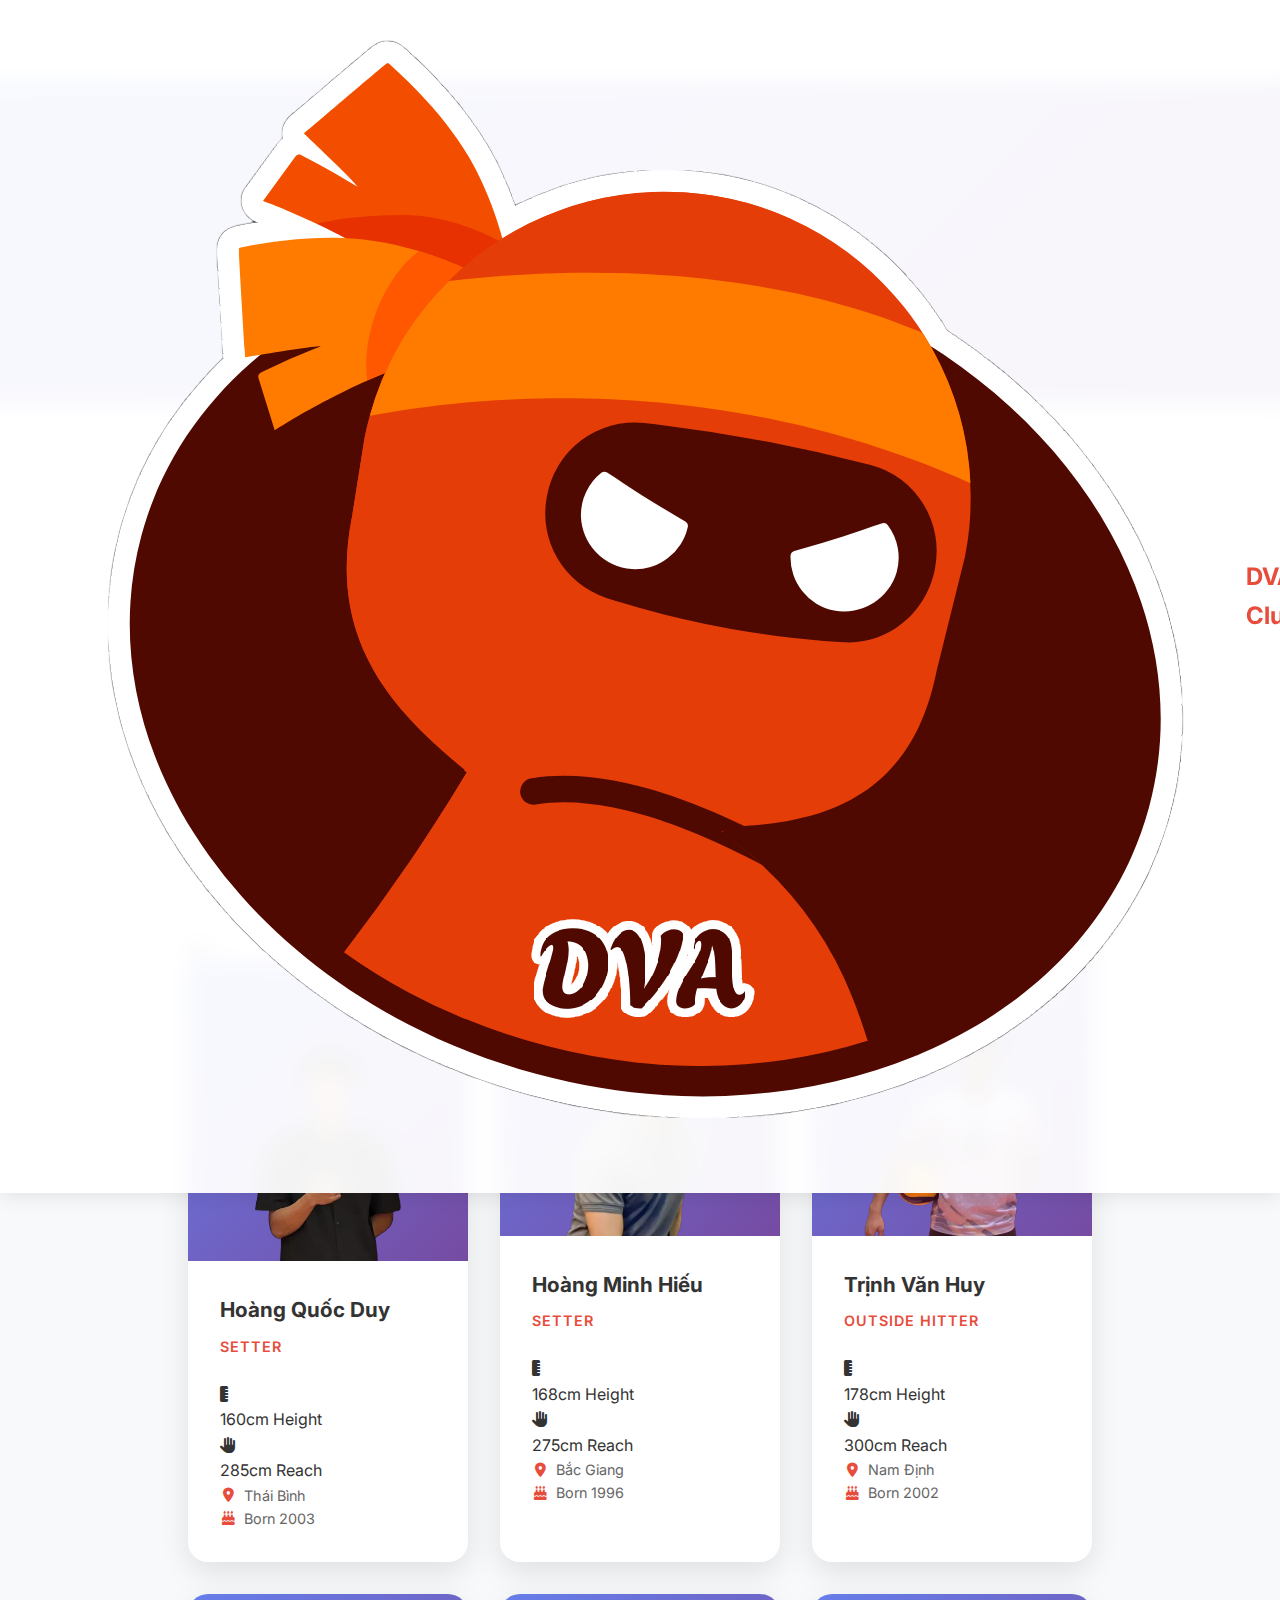
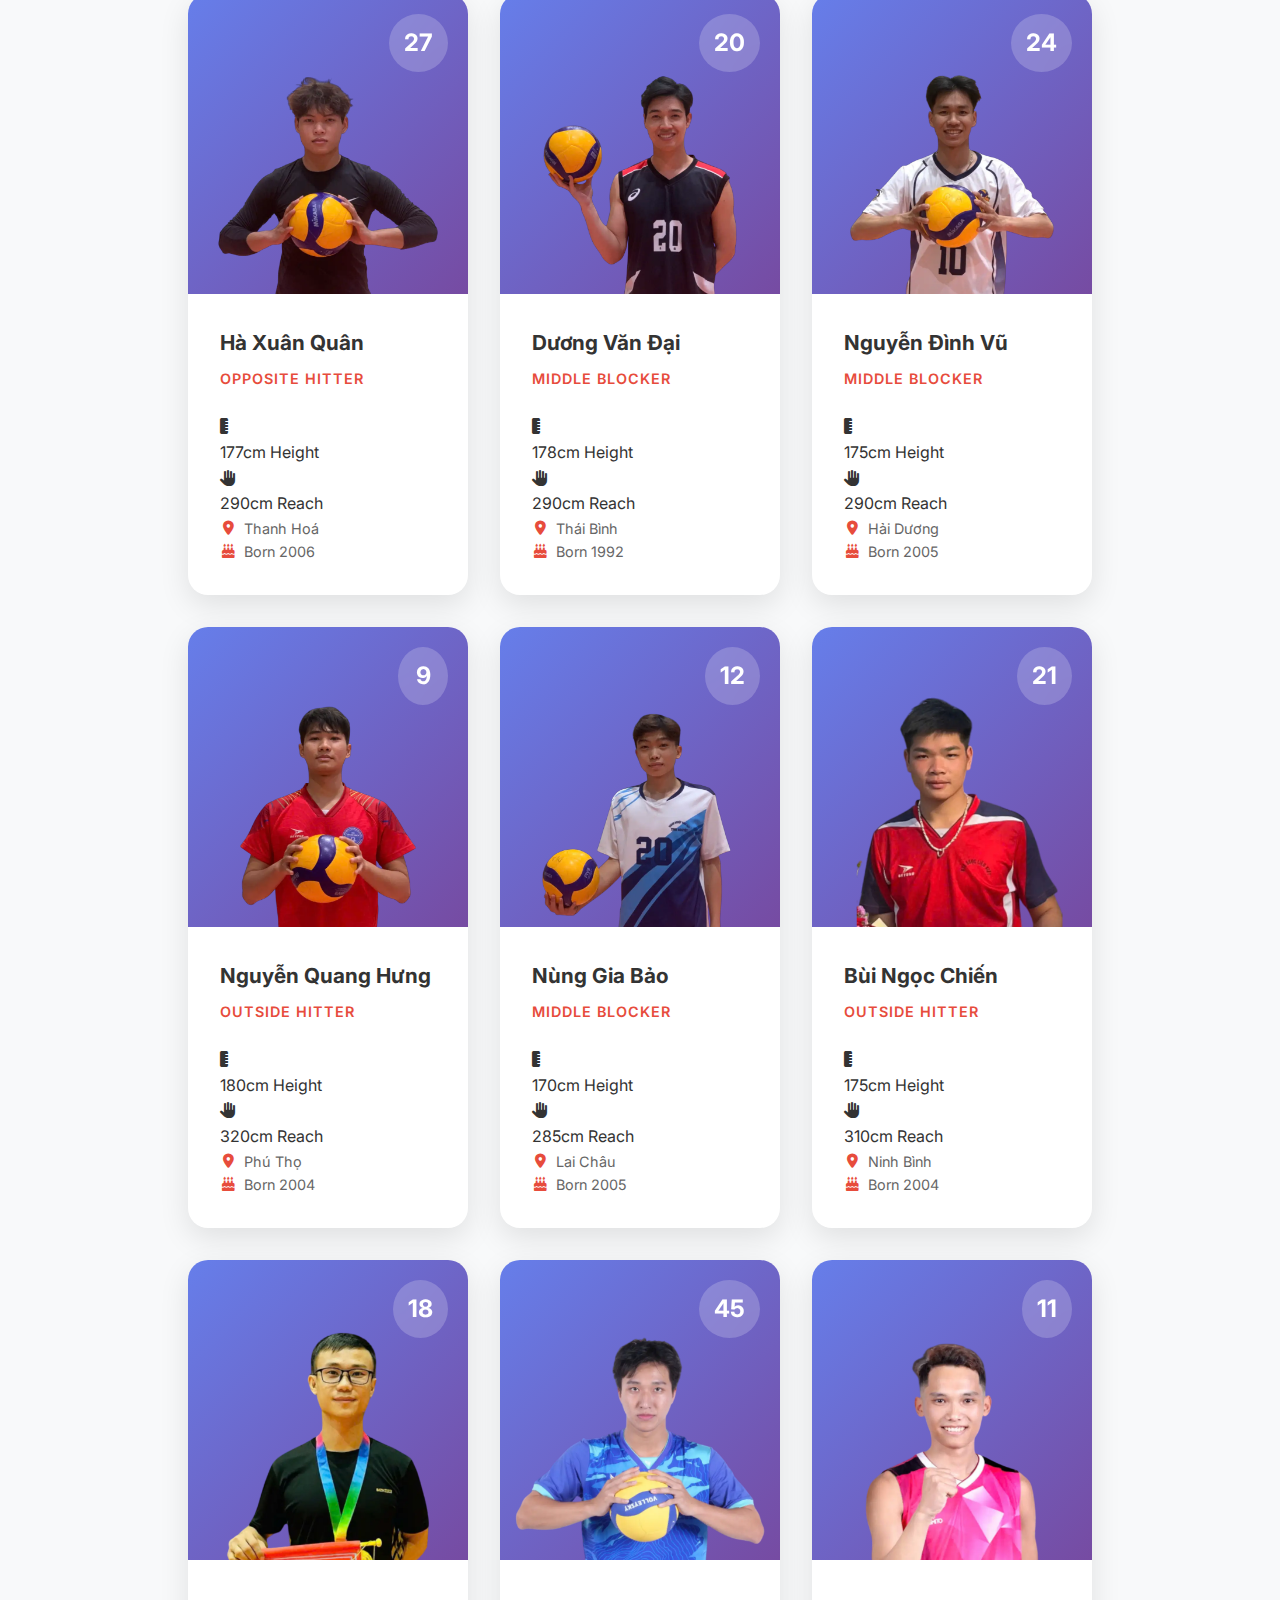
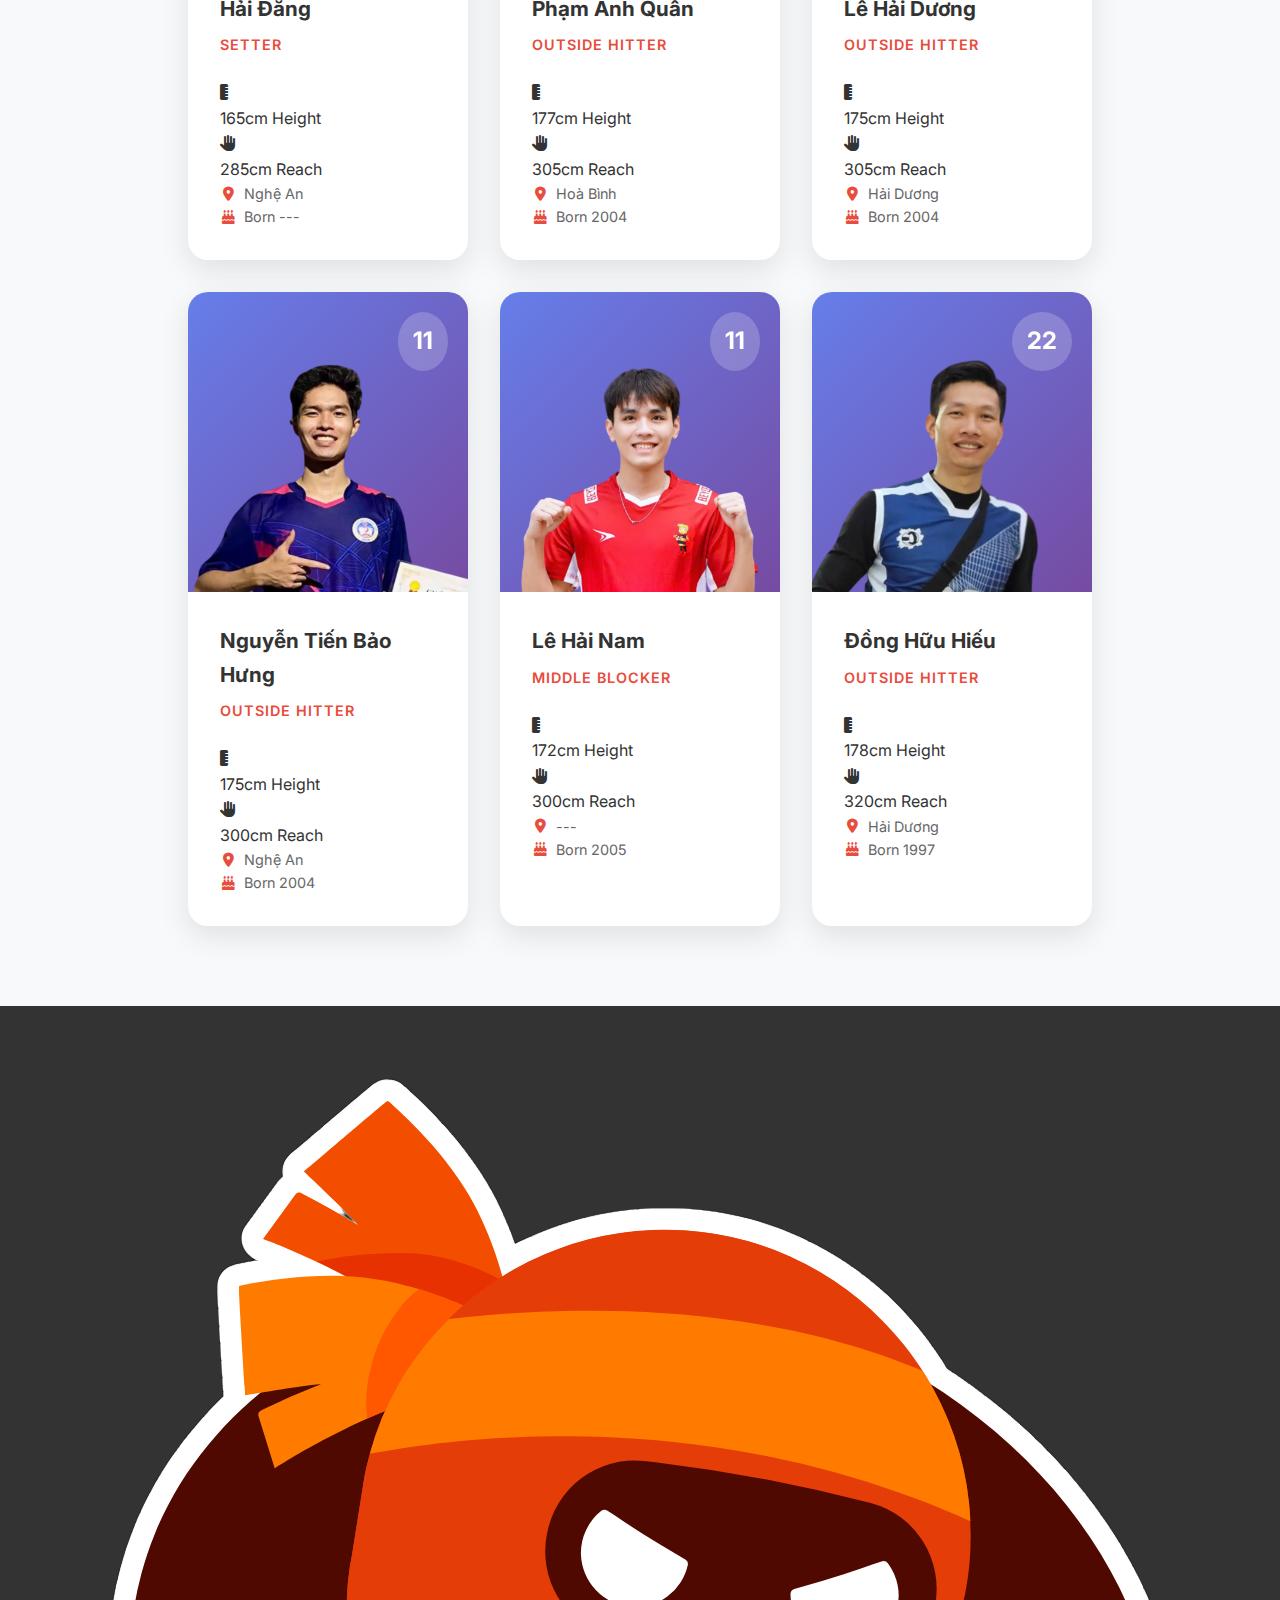
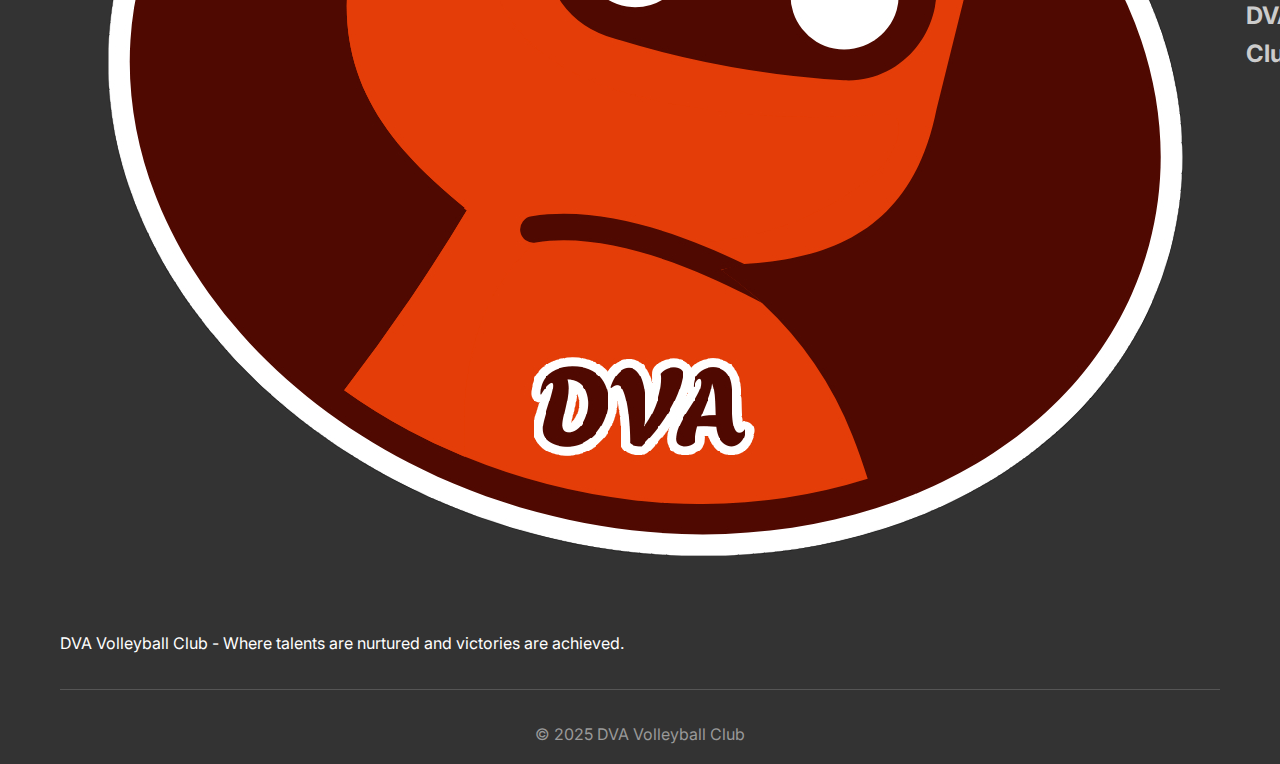
<file: players.html>
<!DOCTYPE html>
<html lang="en">
    <head>
        <meta charset="UTF-8">
        <meta name="viewport" content="width=device-width, initial-scale=1.0">
        <title>DVA Volleyball Club - Players</title>
        <link rel="icon" type="image/png" href="images/logo/dva.png">
        <link rel="preconnect" href="https://fonts.googleapis.com">
        <link rel="preconnect" href="https://fonts.gstatic.com" crossorigin>
        <link
            href="https://fonts.googleapis.com/css2?family=Inter:wght@300;400;600;700&display=swap"
            rel="stylesheet">
        <link rel="stylesheet"
            href="https://cdnjs.cloudflare.com/ajax/libs/font-awesome/6.0.0/css/all.min.css">
        <link rel="stylesheet" href="css/common.css">
        <link rel="stylesheet" href="css/players.css">
    </head>
    <body>
        <!-- Header -->
        <header class="header">
            <nav class="navbar">
                <div class="nav-container">
                    <a href="index.html" class="nav-logo">
                        <img src="images/logo/dva.png" alt="DVA Volleyball Club"
                            class="logo-image">
                        <span class="logo-text">DVA Club</span>
                    </a>

                    <!-- Update navigation menu -->
                    <ul class="nav-menu" id="nav-menu">
                        <li class="nav-item">
                            <a href="index.html" class="nav-link">Home</a>
                        </li>
                        <li class="nav-item">
                            <a href="ranking.html" class="nav-link">Ranking</a>
                        </li>
                        <li class="nav-item">
                            <a href="players.html" class="nav-link">Players</a>
                        </li>
                        <li class="nav-item">
                            <a href="learn.html" class="nav-link">Learn</a>
                        </li>
                        <li class="nav-item">
                            <a href="requirements.html"
                                class="nav-link">Requirements</a>
                        </li>
                        <li class="nav-item">
                            <a href="news.html" class="nav-link">News</a>
                        </li>
                        <li class="nav-item">
                            <a href="gallery.html" class="nav-link">Gallery</a>
                        </li>
                        <li class="nav-item">
                            <a href="donate.html"
                                class="nav-link active">Donate</a>
                        </li>
                        <li class="nav-item">
                            <a href="shop.html" class="nav-link">Shop</a>
                        </li>
                        <li class="nav-item">
                            <a href="contact.html" class="nav-link">Contact</a>
                        </li>
                    </ul>

                    <div class="nav-toggle" id="nav-toggle">
                        <span class="bar"></span>
                        <span class="bar"></span>
                        <span class="bar"></span>
                    </div>
                </div>
            </nav>
        </header>

        <!-- Main Content -->
        <main>
            <div class="players-header">
                <div class="container">
                    <h1>Our Players</h1>
                    <p>Meet the talented athletes of DVA Volleyball Club</p>
                </div>
            </div>

            <section class="players-section">
                <div class="container">
                    <!-- Filters and Search -->
                    <div class="filters-container">
                        <div class="search-bar">
                            <input type="text" id="search-input"
                                placeholder="Search players..."
                                class="search-input">
                            <i class="fas fa-search"></i>
                        </div>

                        <div class="filters">
                            <select id="position-filter" class="filter-select"
                                title="Filter by position">
                                <option value>All Positions</option>
                                <option value="Outside Hitter">Outside
                                    Hitter</option>
                                <option value="Middle Blocker">Middle
                                    Blocker</option>
                                <option value="Setter">Setter</option>
                                <option value="Libero">Libero</option>
                                <option value="Opposite">Opposite</option>
                            </select>

                            <select id="height-filter" class="filter-select"
                                title="Filter by height">
                                <option value>All Heights</option>
                                <option value="under-180">Under 180cm</option>
                                <option value="180-190">180-190cm</option>
                                <option value="over-190">Over 190cm</option>
                            </select>
                        </div>
                    </div>

                    <!-- Team Tabs -->
                    <div class="team-tabs">
                        <button class="tab-button active" data-team="middle">DVA
                            Middle</button>
                        <button class="tab-button" data-team="junior">DVA
                            Junior</button>
                    </div>

                    <!-- DVA Middle Team -->
                    <div class="team-content active" id="middle-team">
                        <div class="section-header">
                            <h2>DVA Middle Team</h2>
                            <p>Our experienced players competing at the highest
                                level</p>
                        </div>

                        <div class="players-grid" id="middle-players">
                            <!-- Players will be populated by JavaScript -->
                        </div>
                    </div>

                    <!-- DVA Junior Team -->
                    <div class="team-content" id="junior-team">
                        <div class="section-header">
                            <h2>DVA Junior Team</h2>
                            <p>Rising stars and future champions</p>
                        </div>

                        <div class="players-grid" id="junior-players">
                            <!-- Players will be populated by JavaScript -->
                        </div>
                    </div>
                </div>
            </section>
        </main>

        <!-- Footer -->
        <footer class="footer">
            <div class="container">
                <div class="footer-content">
                    <div class="footer-section">
                        <a href="index.html" class="footer-logo">
                            <img src="images/logo/dva.png" alt="DVA Club"
                                class="footer-logo-image">
                            <span>DVA Club</span>
                        </a>
                        <p>DVA Volleyball Club - Where talents are nurtured and
                            victories are achieved.</p>
                    </div>

                    <div class="footer-section">
                        <h4>Quick Links</h4>
                        <ul>
                            <li><a href="index.html">Home</a></li>
                            <li><a href="ranking.html">Ranking</a></li>
                            <li><a href="players.html">Players</a></li>
                            <li><a href="learn.html">Learn</a></li>
                        </ul>
                    </div>

                    <div class="footer-section">
                        <h4>Contact</h4>
                        <ul>
                            <li><i class="fas fa-phone"></i> 0768 299 329</li>
                            <li><i class="fas fa-envelope"></i>
                                dvavolleyballclub@gmail.com</li>
                            <li><i class="fas fa-map-marker-alt"></i> 155 Trường
                                Chinh - Thanh Xuân - Hà Nội</li>
                        </ul>
                    </div>
                </div>

                <div class="footer-bottom">
                    <p>&copy; 2025 DVA Volleyball Club</p>
                </div>
            </div>
        </footer>

        <script src="js/common.js"></script>
        <script src="js/players.js"></script>
    </body>
</html>
</file>
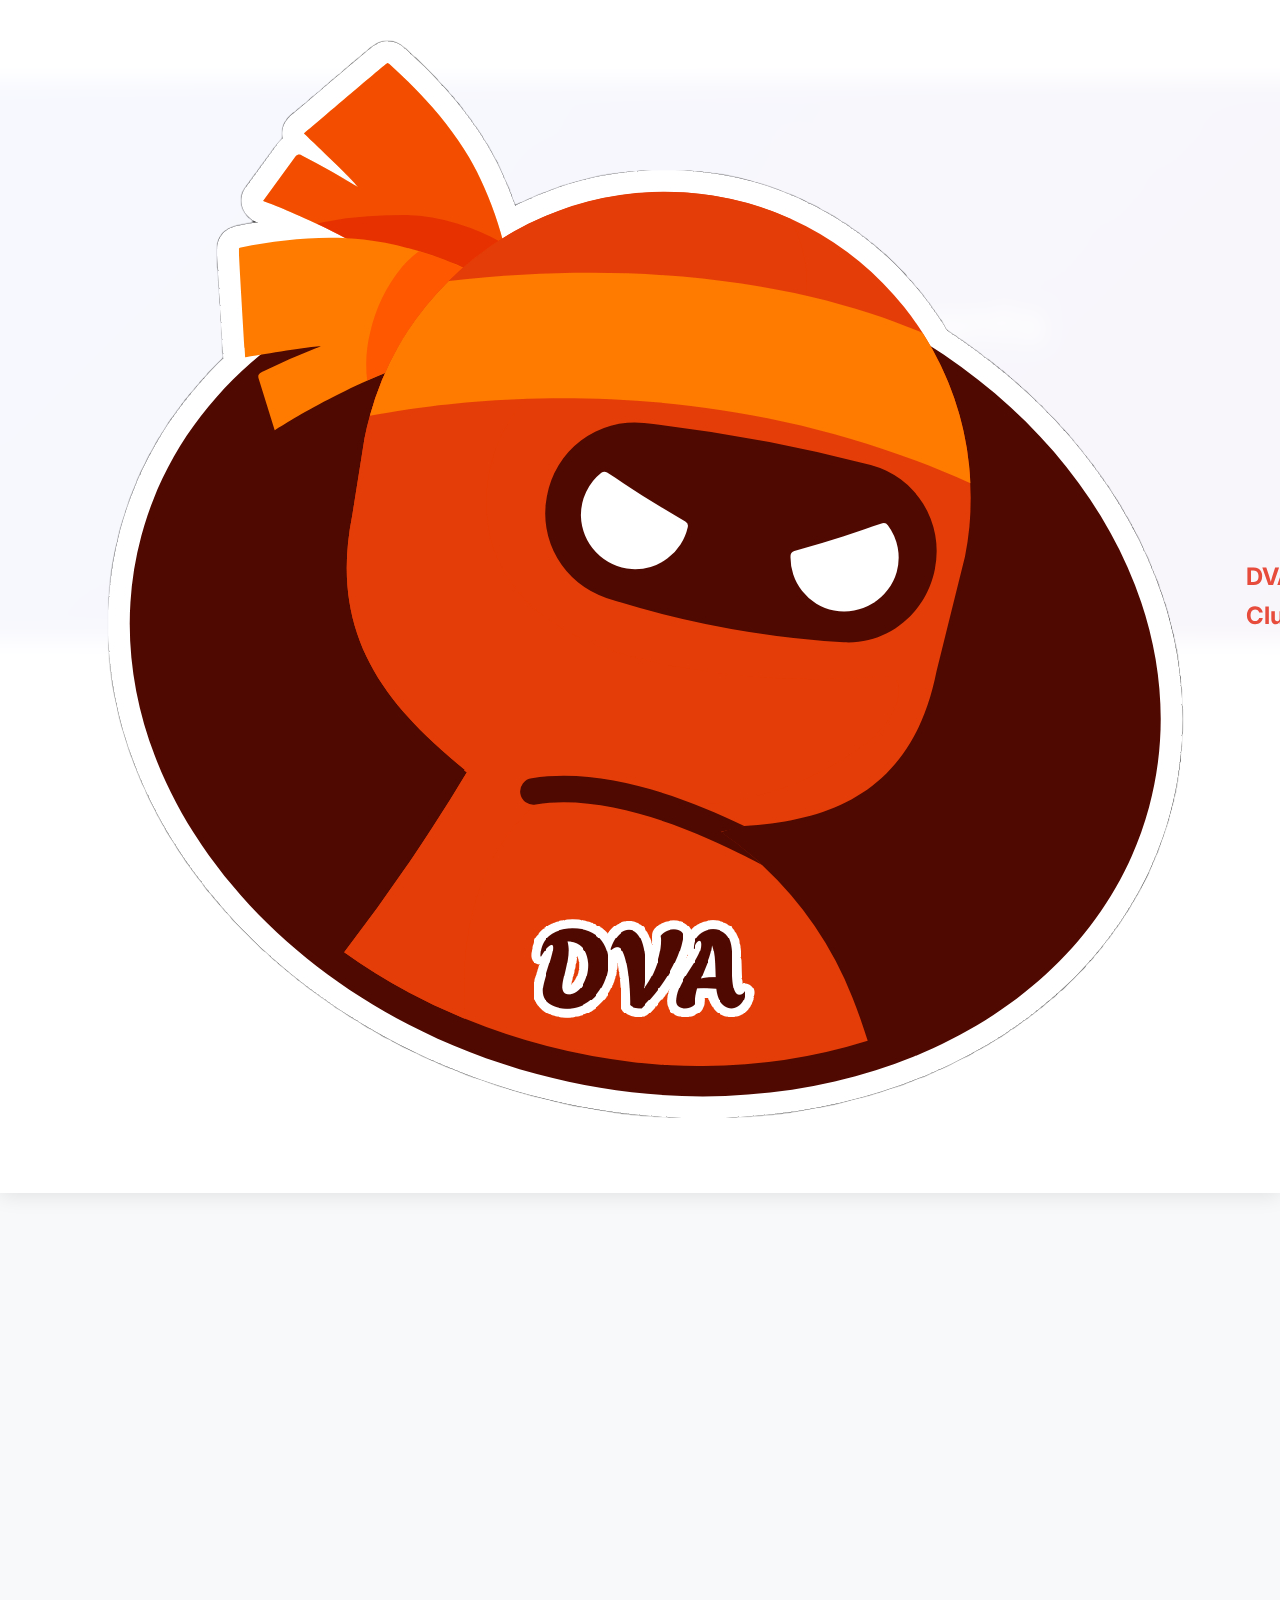
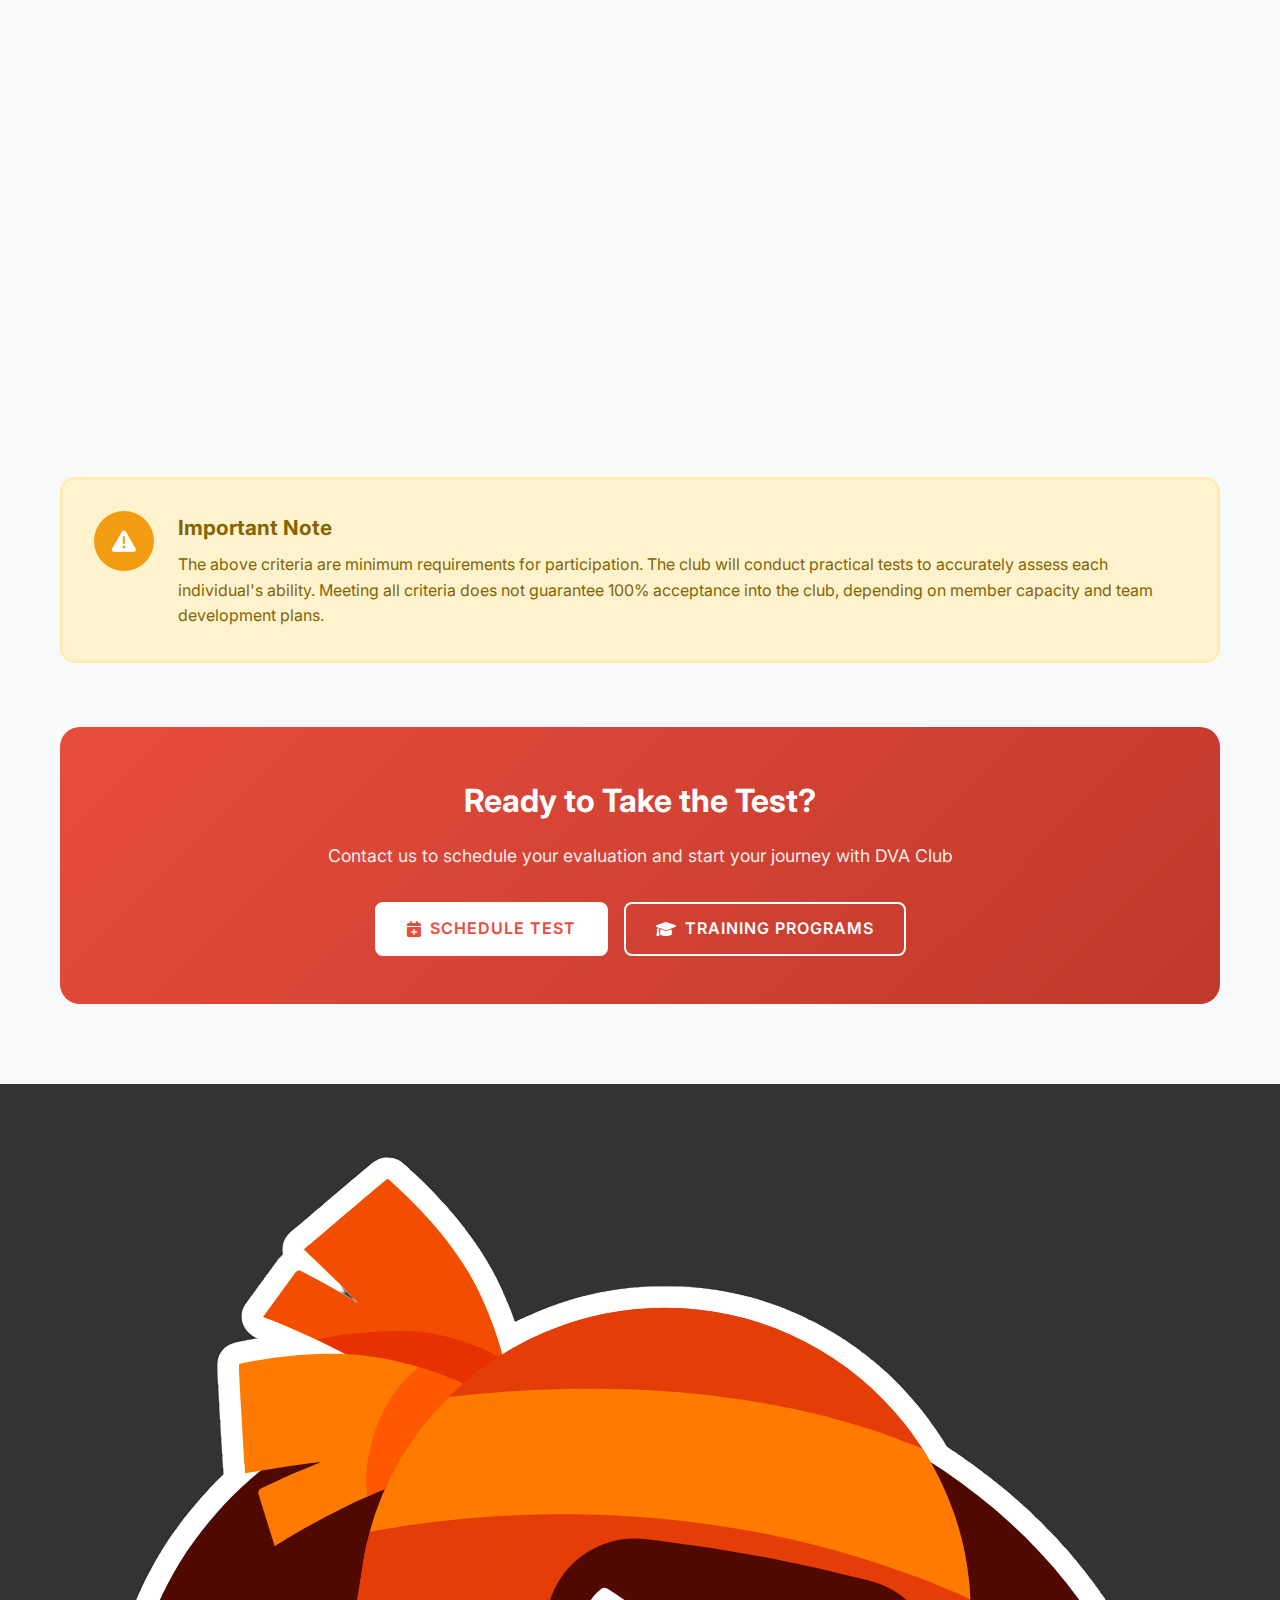
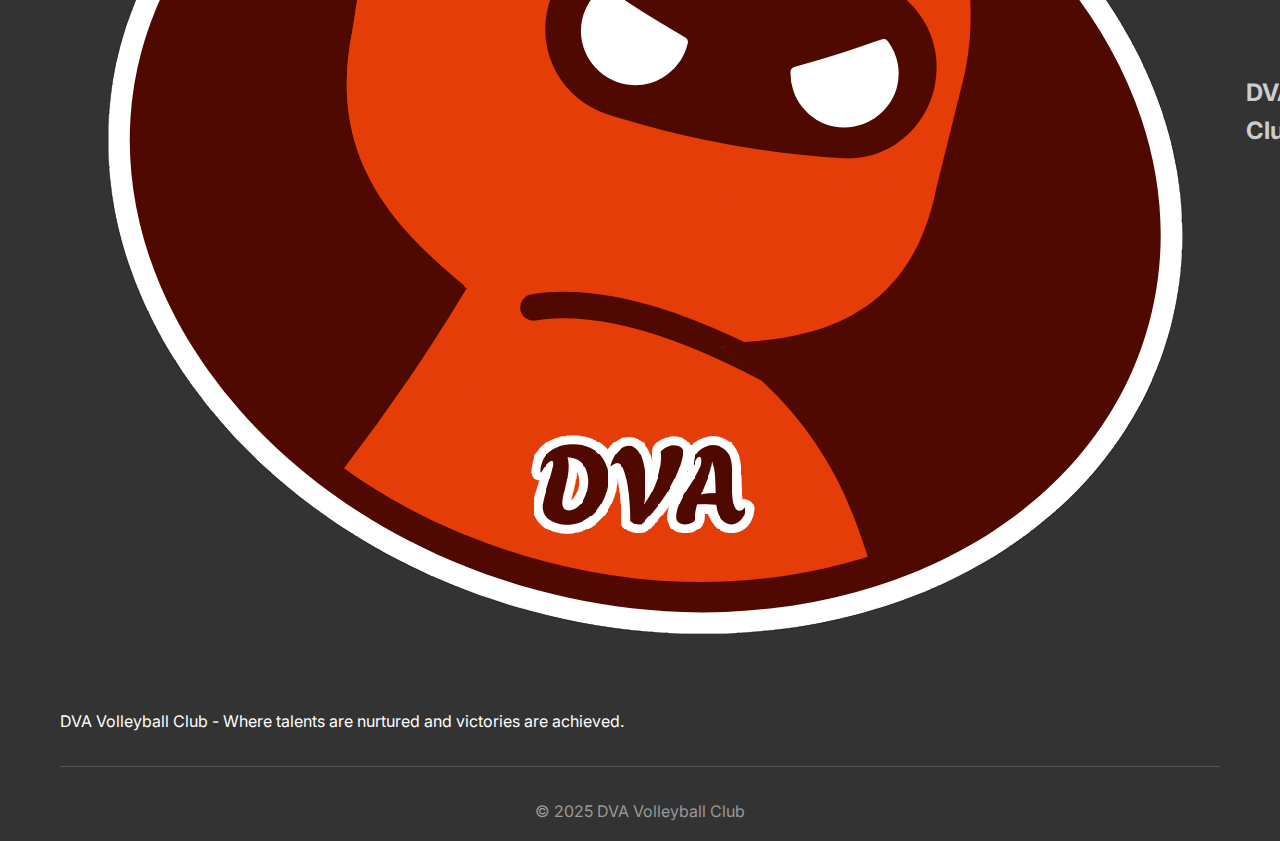
<file: requirements.html>
<!DOCTYPE html>
<html lang="en">
    <head>
        <meta charset="UTF-8">
        <meta name="viewport" content="width=device-width, initial-scale=1.0">
        <title>DVA Volleyball Club - Requirements</title>
        <link rel="preconnect" href="https://fonts.googleapis.com">
        <link rel="preconnect" href="https://fonts.gstatic.com" crossorigin>
        <link
            href="https://fonts.googleapis.com/css2?family=Inter:wght@300;400;600;700&display=swap"
            rel="stylesheet">
        <link rel="stylesheet"
            href="https://cdnjs.cloudflare.com/ajax/libs/font-awesome/6.0.0/css/all.min.css">
        <link rel="stylesheet" href="css/common.css">
        <link rel="stylesheet" href="css/requirements.css">
    </head>
    <body>
        <!-- Header -->
        <header class="header">
            <nav class="navbar">
                <div class="nav-container">
                    <a href="index.html" class="nav-logo">
                        <img src="images/logo/dva.png" alt="DVA Volleyball Club"
                            class="logo-image">
                        <span class="logo-text">DVA Club</span>
                    </a>

                    <!-- Update navigation menu -->
                    <ul class="nav-menu" id="nav-menu">
                        <li class="nav-item">
                            <a href="index.html" class="nav-link">Home</a>
                        </li>
                        <li class="nav-item">
                            <a href="ranking.html" class="nav-link">Ranking</a>
                        </li>
                        <li class="nav-item">
                            <a href="players.html" class="nav-link">Players</a>
                        </li>
                        <li class="nav-item">
                            <a href="learn.html" class="nav-link">Learn</a>
                        </li>
                        <li class="nav-item">
                            <a href="requirements.html"
                                class="nav-link">Requirements</a>
                        </li>
                        <li class="nav-item">
                            <a href="news.html" class="nav-link">News</a>
                        </li>
                        <li class="nav-item">
                            <a href="gallery.html" class="nav-link">Gallery</a>
                        </li>
                        <li class="nav-item">
                            <a href="donate.html"
                                class="nav-link active">Donate</a>
                        </li>
                        <li class="nav-item">
                            <a href="shop.html" class="nav-link">Shop</a>
                        </li>
                        <li class="nav-item">
                            <a href="contact.html" class="nav-link">Contact</a>
                        </li>
                    </ul>

                    <div class="nav-toggle" id="nav-toggle">
                        <span class="bar"></span>
                        <span class="bar"></span>
                        <span class="bar"></span>
                    </div>
                </div>
            </nav>
        </header>

        <!-- Main Content -->
        <main>
            <!-- Hero Section -->
            <section class="requirements-hero">
                <div class="container">
                    <div class="hero-content">
                        <div class="hero-badge">
                            <i class="fas fa-clipboard-check"></i>
                            <span>Join DVA Club</span>
                        </div>
                        <h1>DVA Junior Level Requirements</h1>
                        <p>Intermediate Level Participation Criteria</p>
                        <div class="hero-stats">
                            <div class="stat">
                                <span class="number">6-12</span>
                                <span class="label">Months Experience</span>
                            </div>
                            <div class="stat">
                                <span class="number">≥60%</span>
                                <span class="label">Serve Accuracy</span>
                            </div>
                            <div class="stat">
                                <span class="number">≥50%</span>
                                <span class="label">Spike Success</span>
                            </div>
                        </div>
                    </div>
                </div>
            </section>

            <!-- Requirements Content -->
            <section class="requirements-content">
                <div class="container">
                    <!-- Navigation Tabs -->
                    <div class="requirements-nav">
                        <button class="req-tab active" data-tab="attitude">
                            <i class="fas fa-heart"></i>
                            <span>Attitude</span>
                        </button>
                        <button class="req-tab" data-tab="technical">
                            <i class="fas fa-volleyball-ball"></i>
                            <span>Technical Skills</span>
                        </button>
                        <button class="req-tab" data-tab="additional">
                            <i class="fas fa-plus-circle"></i>
                            <span>Additional</span>
                        </button>
                    </div>

                    <!-- Tab Content -->
                    <div class="tab-content-container">
                        <!-- Attitude Tab -->
                        <div class="tab-content active" id="attitude-tab">
                            <div class="content-header">
                                <h2>I. Attitude Requirements</h2>
                                <p>Personal qualities and mindset essential for
                                    team success</p>
                            </div>

                            <div class="requirements-grid">
                                <!-- Team Spirit -->
                                <div class="requirement-card fade-in">
                                    <div class="card-header">
                                        <div class="card-icon teamwork">
                                            <i class="fas fa-users"></i>
                                        </div>
                                        <h3>Team Spirit</h3>
                                    </div>
                                    <div class="requirement-list">
                                        <div class="req-item">
                                            <i class="fas fa-check-circle"></i>
                                            <span>Ability to work in groups and
                                                support teammates</span>
                                        </div>
                                        <div class="req-item">
                                            <i class="fas fa-check-circle"></i>
                                            <span>Respect captain's
                                                decisions</span>
                                        </div>
                                        <div class="req-item">
                                            <i class="fas fa-check-circle"></i>
                                            <span>Willingness to share
                                                experience and learn from
                                                others</span>
                                        </div>
                                        <div class="req-item">
                                            <i class="fas fa-check-circle"></i>
                                            <span>Avoid conflicts or negative
                                                arguments within the team</span>
                                        </div>
                                    </div>
                                </div>

                                <!-- Competitive Spirit -->
                                <div class="requirement-card fade-in">
                                    <div class="card-header">
                                        <div class="card-icon competitive">
                                            <i class="fas fa-fire"></i>
                                        </div>
                                        <h3>Competitive Spirit</h3>
                                    </div>
                                    <div class="requirement-list">
                                        <div class="req-item">
                                            <i class="fas fa-check-circle"></i>
                                            <span>Motivation and determination
                                                to improve skills</span>
                                        </div>
                                        <div class="req-item">
                                            <i class="fas fa-check-circle"></i>
                                            <span>Accept failures and learn from
                                                mistakes</span>
                                        </div>
                                        <div class="req-item">
                                            <i class="fas fa-check-circle"></i>
                                            <span>Persistent, never give up
                                                halfway</span>
                                        </div>
                                        <div class="req-item">
                                            <i class="fas fa-check-circle"></i>
                                            <span>Confident but not
                                                arrogant</span>
                                        </div>
                                    </div>
                                </div>

                                <!-- Discipline -->
                                <div class="requirement-card fade-in">
                                    <div class="card-header">
                                        <div class="card-icon discipline">
                                            <i class="fas fa-clock"></i>
                                        </div>
                                        <h3>Discipline</h3>
                                    </div>
                                    <div class="requirement-list">
                                        <div class="req-item highlight">
                                            <i
                                                class="fas fa-exclamation-circle"></i>
                                            <span>Attend training sessions fully
                                                (minimum 50%)</span>
                                        </div>
                                        <div class="req-item">
                                            <i class="fas fa-check-circle"></i>
                                            <span>Punctuality and appropriate
                                                attire</span>
                                        </div>
                                        <div class="req-item">
                                            <i class="fas fa-check-circle"></i>
                                            <span>Comply with club
                                                regulations</span>
                                        </div>
                                        <div class="req-item">
                                            <i class="fas fa-check-circle"></i>
                                            <span>Serious attitude in training
                                                and competition</span>
                                        </div>
                                    </div>
                                </div>

                                <!-- Fair Play -->
                                <div class="requirement-card fade-in">
                                    <div class="card-header">
                                        <div class="card-icon fairplay">
                                            <i class="fas fa-handshake"></i>
                                        </div>
                                        <h3>Fair Play</h3>
                                    </div>
                                    <div class="requirement-list">
                                        <div class="req-item">
                                            <i class="fas fa-check-circle"></i>
                                            <span>Respect opponents, referees,
                                                and spectators</span>
                                        </div>
                                        <div class="req-item">
                                            <i class="fas fa-check-circle"></i>
                                            <span>Accept referee
                                                decisions</span>
                                        </div>
                                        <div class="req-item">
                                            <i class="fas fa-check-circle"></i>
                                            <span>No use of vulgar language or
                                                inappropriate behavior</span>
                                        </div>
                                    </div>
                                </div>
                            </div>
                        </div>

                        <!-- Technical Skills Tab -->
                        <div class="tab-content" id="technical-tab">
                            <div class="content-header">
                                <h2>II. Technical Skill Requirements</h2>
                                <p>Specific volleyball techniques and
                                    performance standards</p>
                            </div>

                            <div class="technical-sections">
                                <!-- Serving -->
                                <div class="technical-section fade-in">
                                    <div class="section-header">
                                        <div class="section-icon serve">
                                            <i class="fas fa-hand-paper"></i>
                                        </div>
                                        <div class="section-title">
                                            <h3>1. Serving</h3>
                                            <span class="skill-level">Basic
                                                Techniques</span>
                                        </div>
                                    </div>

                                    <div class="technique-breakdown">
                                        <div class="technique-item">
                                            <h4>Underhand Serve</h4>
                                            <div class="performance-metrics">
                                                <div class="metric">
                                                    <span
                                                        class="metric-label">Success
                                                        Rate:</span>
                                                    <div class="metric-bar">
                                                        <div
                                                            class="progress-bar"
                                                            data-percentage="70"></div>
                                                        <span
                                                            class="percentage">7/10
                                                            successful</span>
                                                    </div>
                                                </div>
                                            </div>
                                            <ul class="technique-details">
                                                <li>Control ball direction (near
                                                    corner, far corner, center
                                                    court)</li>
                                                <li>Stable standing posture,
                                                    rhythmic movement</li>
                                            </ul>
                                        </div>

                                        <div class="technique-item">
                                            <h4>Overhand Serve</h4>
                                            <div class="performance-metrics">
                                                <div class="metric">
                                                    <span
                                                        class="metric-label">Success
                                                        Rate:</span>
                                                    <div class="metric-bar">
                                                        <div
                                                            class="progress-bar"
                                                            data-percentage="60"></div>
                                                        <span
                                                            class="percentage">6/10
                                                            successful</span>
                                                    </div>
                                                </div>
                                            </div>
                                            <ul class="technique-details">
                                                <li>Basic power and
                                                    accuracy</li>
                                                <li>Understand opponent weak
                                                    zones for targeting</li>
                                            </ul>
                                        </div>

                                        <div class="evaluation-criteria">
                                            <h4>Evaluation Criteria:</h4>
                                            <div class="criteria-grid">
                                                <div class="criteria-item">
                                                    <i
                                                        class="fas fa-bullseye"></i>
                                                    <span>Accuracy: ≥60% balls
                                                        in court</span>
                                                </div>
                                                <div class="criteria-item">
                                                    <i
                                                        class="fas fa-tachometer-alt"></i>
                                                    <span>Speed: Average (not
                                                        too strong but with
                                                        power)</span>
                                                </div>
                                                <div class="criteria-item">
                                                    <i
                                                        class="fas fa-arrows-alt"></i>
                                                    <span>Variation: Can serve
                                                        short/deep, left/right
                                                        on demand</span>
                                                </div>
                                            </div>
                                        </div>
                                    </div>
                                </div>

                                <!-- Attack -->
                                <div class="technical-section fade-in">
                                    <div class="section-header">
                                        <div class="section-icon attack">
                                            <i class="fas fa-bolt"></i>
                                        </div>
                                        <div class="section-title">
                                            <h3>2. Attack (Spike)</h3>
                                            <span class="skill-level">Offensive
                                                Skills</span>
                                        </div>
                                    </div>

                                    <div class="technique-breakdown">
                                        <div class="technique-item">
                                            <h4>Basic Spike Technique</h4>
                                            <div class="performance-metrics">
                                                <div class="metric">
                                                    <span
                                                        class="metric-label">Success
                                                        Rate:</span>
                                                    <div class="metric-bar">
                                                        <div
                                                            class="progress-bar"
                                                            data-percentage="50"></div>
                                                        <span
                                                            class="percentage">5/10
                                                            successful</span>
                                                    </div>
                                                </div>
                                                <div class="metric">
                                                    <span
                                                        class="metric-label">Jump
                                                        Height:</span>
                                                    <div class="jump-indicator">
                                                        <span
                                                            class="jump-height">40-50cm
                                                            minimum</span>
                                                    </div>
                                                </div>
                                            </div>
                                            <ul class="technique-details">
                                                <li>Standard 3-step approach
                                                    (left-right-left for
                                                    right-handed)</li>
                                                <li>Hit ball at highest point
                                                    with straight arm</li>
                                                <li>Basic coordination with
                                                    setter</li>
                                            </ul>
                                        </div>

                                        <div class="technique-item">
                                            <h4>Game Reading Ability</h4>
                                            <ul class="technique-details">
                                                <li>Understand setter position
                                                    for proper movement</li>
                                                <li>Recognize opponent blocks to
                                                    find gaps</li>
                                                <li>Basic coordination with
                                                    setter</li>
                                            </ul>
                                        </div>

                                        <div class="evaluation-criteria">
                                            <h4>Evaluation Criteria:</h4>
                                            <div class="criteria-grid">
                                                <div class="criteria-item">
                                                    <i
                                                        class="fas fa-percentage"></i>
                                                    <span>Success Rate: ≥50%
                                                        (spike not blocked or
                                                        out)</span>
                                                </div>
                                                <div class="criteria-item">
                                                    <i
                                                        class="fas fa-angle-double-right"></i>
                                                    <span>Attack Variety: Basic
                                                        line, cross shots</span>
                                                </div>
                                                <div class="criteria-item">
                                                    <i class="fas fa-sync"></i>
                                                    <span>Timing: Acceptable
                                                        synchronization with
                                                        setter</span>
                                                </div>
                                            </div>
                                        </div>
                                    </div>
                                </div>

                                <!-- Block -->
                                <div class="technical-section fade-in">
                                    <div class="section-header">
                                        <div class="section-icon block">
                                            <i class="fas fa-shield-alt"></i>
                                        </div>
                                        <div class="section-title">
                                            <h3>3. Block</h3>
                                            <span class="skill-level">Defensive
                                                Skills</span>
                                        </div>
                                    </div>

                                    <div class="technique-breakdown">
                                        <div class="technique-item">
                                            <h4>Single Block Technique</h4>
                                            <div class="performance-metrics">
                                                <div class="metric">
                                                    <span
                                                        class="metric-label">Success
                                                        Rate:</span>
                                                    <div class="metric-bar">
                                                        <div
                                                            class="progress-bar"
                                                            data-percentage="30"></div>
                                                        <span
                                                            class="percentage">3/10
                                                            successful</span>
                                                    </div>
                                                </div>
                                            </div>
                                            <ul class="technique-details">
                                                <li>Stand close to net, hands
                                                    raised in C-shape</li>
                                                <li>Jump at right timing with
                                                    opponent spiker</li>
                                                <li>Firm hands, angled downward
                                                    to press ball</li>
                                            </ul>
                                        </div>

                                        <div class="technique-item">
                                            <h4>Movement Ability</h4>
                                            <ul class="technique-details">
                                                <li>Basic block slide (lateral
                                                    movement 2-3 meters)</li>
                                                <li>Recognize opponent attack
                                                    intentions</li>
                                                <li>Double block coordination
                                                    when opportunity arises</li>
                                            </ul>
                                        </div>

                                        <div class="evaluation-criteria">
                                            <h4>Evaluation Criteria:</h4>
                                            <div class="criteria-grid">
                                                <div class="criteria-item">
                                                    <i
                                                        class="fas fa-hand-rock"></i>
                                                    <span>Touch Ball Rate:
                                                        ≥30%</span>
                                                </div>
                                                <div class="criteria-item">
                                                    <i class="fas fa-clock"></i>
                                                    <span>Timing: Jump at right
                                                        time in 7/10
                                                        attempts</span>
                                                </div>
                                                <div class="criteria-item">
                                                    <i
                                                        class="fas fa-crosshairs"></i>
                                                    <span>Position: Correct
                                                        block position in 80% of
                                                        cases</span>
                                                </div>
                                            </div>
                                        </div>
                                    </div>
                                </div>
                            </div>
                        </div>

                        <!-- Additional Requirements Tab -->
                        <div class="tab-content" id="additional-tab">
                            <div class="content-header">
                                <h2>III. Additional Requirements</h2>
                                <p>Physical fitness, experience, and commitment
                                    expectations</p>
                            </div>

                            <div class="additional-requirements">
                                <!-- Physical Fitness -->
                                <div class="additional-card fade-in">
                                    <div class="card-header">
                                        <div class="card-icon fitness">
                                            <i class="fas fa-dumbbell"></i>
                                        </div>
                                        <h3>Physical Fitness</h3>
                                    </div>
                                    <div class="requirement-list">
                                        <div class="req-item">
                                            <i class="fas fa-clock"></i>
                                            <span>Able to participate in
                                                continuous training for 90-120
                                                minutes</span>
                                        </div>
                                        <div class="req-item">
                                            <i class="fas fa-running"></i>
                                            <span>Fast movement ability and good
                                                reflexes</span>
                                        </div>
                                        <div class="req-item">
                                            <i class="fas fa-shield-virus"></i>
                                            <span>No serious injuries affecting
                                                gameplay</span>
                                        </div>
                                    </div>
                                </div>

                                <!-- Experience -->
                                <div class="additional-card fade-in">
                                    <div class="card-header">
                                        <div class="card-icon experience">
                                            <i class="fas fa-star"></i>
                                        </div>
                                        <h3>Experience</h3>
                                    </div>
                                    <div class="requirement-list">
                                        <div class="req-item highlight">
                                            <i class="fas fa-calendar-alt"></i>
                                            <span>Played volleyball for at least
                                                6-12 months</span>
                                        </div>
                                        <div class="req-item">
                                            <i class="fas fa-book"></i>
                                            <span>Understand basic game
                                                rules</span>
                                        </div>
                                        <div class="req-item">
                                            <i class="fas fa-trophy"></i>
                                            <span>Competition experience or
                                                participation in small
                                                tournaments</span>
                                        </div>
                                    </div>
                                </div>

                                <!-- Commitment -->
                                <div class="additional-card fade-in">
                                    <div class="card-header">
                                        <div class="card-icon commitment">
                                            <i class="fas fa-handshake"></i>
                                        </div>
                                        <h3>Commitment</h3>
                                    </div>
                                    <div class="requirement-list">
                                        <div class="req-item highlight">
                                            <i
                                                class="fas fa-calendar-check"></i>
                                            <span>Join club for minimum 6
                                                months</span>
                                        </div>
                                        <div class="req-item">
                                            <i class="fas fa-credit-card"></i>
                                            <span>Pay membership fees in full
                                                and on time</span>
                                        </div>
                                        <div class="req-item">
                                            <i class="fas fa-users"></i>
                                            <span>Participate in club group
                                                activities</span>
                                        </div>
                                    </div>
                                </div>
                            </div>
                        </div>
                    </div>

                    <!-- Important Note -->
                    <div class="important-note">
                        <div class="note-icon">
                            <i class="fas fa-exclamation-triangle"></i>
                        </div>
                        <div class="note-content">
                            <h3>Important Note</h3>
                            <p>The above criteria are minimum requirements for
                                participation. The club will conduct practical
                                tests to accurately assess each individual's
                                ability. Meeting all criteria does not guarantee
                                100% acceptance into the club, depending on
                                member capacity and team development plans.</p>
                        </div>
                    </div>

                    <!-- CTA Section -->
                    <div class="requirements-cta">
                        <div class="cta-content">
                            <h3>Ready to Take the Test?</h3>
                            <p>Contact us to schedule your evaluation and start
                                your journey with DVA Club</p>
                            <div class="cta-buttons">
                                <a href="contact.html" class="btn btn-primary">
                                    <i class="fas fa-calendar-plus"></i>
                                    Schedule Test
                                </a>
                                <a href="learn.html" class="btn btn-secondary">
                                    <i class="fas fa-graduation-cap"></i>
                                    Training Programs
                                </a>
                            </div>
                        </div>
                    </div>
                </div>
            </section>
        </main>

        <!-- Footer -->
        <footer class="footer">
            <div class="container">
                <div class="footer-content">
                    <div class="footer-section">
                        <a href="index.html" class="footer-logo">
                            <img src="images/logo/dva.png" alt="DVA Club"
                                class="footer-logo-image">
                            <span>DVA Club</span>
                        </a>
                        <p>DVA Volleyball Club - Where talents are nurtured and
                            victories are achieved.</p>
                    </div>

                    <div class="footer-section">
                        <h4>Quick Links</h4>
                        <ul>
                            <li><a href="index.html">Home</a></li>
                            <li><a href="ranking.html">Ranking</a></li>
                            <li><a href="players.html">Players</a></li>
                            <li><a href="learn.html">Learn</a></li>
                            <li><a
                                    href="requirements.html">Requirements</a></li>
                        </ul>
                    </div>

                    <div class="footer-section">
                        <h4>Contact</h4>
                        <ul>
                            <li><i class="fas fa-phone"></i> 0768 299 329</li>
                            <li><i class="fas fa-envelope"></i>
                                dvavolleyballclub@gmail.com</li>
                            <li><i class="fas fa-map-marker-alt"></i> 155 Trường
                                Chinh - Thanh Xuân - Hà Nội</li>
                        </ul>
                    </div>
                </div>

                <div class="footer-bottom">
                    <p>&copy; 2025 DVA Volleyball Club</p>
                </div>
            </div>
        </footer>

        <script src="js/common.js"></script>
        <script src="js/requirements.js"></script>
    </body>
</html>
</file>
<file: css/home.css>
/* Hero Section */
.hero {
    min-height: 100vh;
    display: flex;
    align-items: center;
    background: linear-gradient(135deg, #667eea 0%, #764ba2 100%);
    position: relative;
    overflow: hidden;
    color: white;
}

.hero-content {
    max-width: 1200px;
    margin: 0 auto;
    padding: 0 20px;
    text-align: center;
    z-index: 2;
    position: relative;
}

.hero-title {
    font-size: 4rem;
    font-weight: 700;
    margin-bottom: 1rem;
    animation: fadeInUp 1s ease;
}

.hero-subtitle {
    font-size: 1.5rem;
    font-weight: 600;
    margin-bottom: 1.5rem;
    color: #ffd700;
    animation: fadeInUp 1s ease 0.2s both;
}

.hero-description {
    font-size: 1.1rem;
    max-width: 600px;
    margin: 0 auto 2rem;
    opacity: 0.9;
    animation: fadeInUp 1s ease 0.4s both;
}

.hero-buttons {
    display: flex;
    gap: 1rem;
    justify-content: center;
    flex-wrap: wrap;
    animation: fadeInUp 1s ease 0.6s both;
}

.hero-background {
    position: absolute;
    top: 50%;
    right: 10%;
    transform: translateY(-50%);
    opacity: 0.1;
}

.volleyball-icon {
    font-size: 20rem;
    animation: rotate 20s linear infinite;
}

@keyframes rotate {
    from { transform: rotate(0deg); }
    to { transform: rotate(360deg); }
}

@keyframes fadeInUp {
    from {
        opacity: 0;
        transform: translateY(30px);
    }
    to {
        opacity: 1;
        transform: translateY(0);
    }
}

/* About Section */
.about {
    padding: 80px 0;
    background: #f8f9fa;
}

.about-content {
    display: grid;
    grid-template-columns: 2fr 1fr;
    gap: 4rem;
    align-items: start;
}

.about-text h3 {
    font-size: 1.5rem;
    color: #333;
    margin-bottom: 1rem;
    margin-top: 2rem;
}

.about-text h3:first-child {
    margin-top: 0;
}

.about-text p {
    color: #666;
    margin-bottom: 1.5rem;
    line-height: 1.8;
}

.about-text ul {
    list-style: none;
    padding-left: 0;
}

.about-text li {
    color: #666;
    margin-bottom: 0.5rem;
    position: relative;
    padding-left: 25px;
}

.about-text li::before {
    content: '✓';
    position: absolute;
    left: 0;
    color: #e74c3c;
    font-weight: bold;
}

.about-stats {
    display: grid;
    grid-template-columns: 1fr 1fr;
    gap: 2rem;
}

.stat-item {
    text-align: center;
    padding: 2rem;
    background: white;
    border-radius: 15px;
    box-shadow: 0 5px 15px rgba(0, 0, 0, 0.1);
    transition: transform 0.3s ease;
}

.stat-item:hover {
    transform: translateY(-5px);
}

.stat-item h4 {
    font-size: 2.5rem;
    color: #e74c3c;
    font-weight: 700;
    margin-bottom: 0.5rem;
}

.stat-item p {
    color: #666;
    font-weight: 600;
}

/* News Section */
.news {
    padding: 80px 0;
    background: white;
}

.news-grid {
    display: grid;
    grid-template-columns: repeat(auto-fit, minmax(300px, 1fr));
    gap: 2rem;
}

.news-card {
    background: white;
    border-radius: 15px;
    overflow: hidden;
    box-shadow: 0 5px 15px rgba(0, 0, 0, 0.1);
    transition: all 0.3s ease;
    border: 1px solid #eee;
}

.news-card:hover {
    transform: translateY(-5px);
    box-shadow: 0 15px 30px rgba(0, 0, 0, 0.15);
}

.news-image {
    height: 200px;
    background: linear-gradient(135deg, #e74c3c, #f39c12);
    display: flex;
    align-items: center;
    justify-content: center;
    color: white;
    font-size: 3rem;
}

.news-content {
    padding: 2rem;
}

.news-content h3 {
    font-size: 1.3rem;
    color: #333;
    margin-bottom: 1rem;
}

.news-content p {
    color: #666;
    line-height: 1.6;
    margin-bottom: 1rem;
}

.news-date {
    font-size: 0.9rem;
    color: #e74c3c;
    font-weight: 600;
}

/* Responsive Design */
@media (max-width: 768px) {
    .hero-title {
        font-size: 2.5rem;
    }

    .hero-buttons {
        flex-direction: column;
        align-items: center;
    }

    .about-content {
        grid-template-columns: 1fr;
        gap: 2rem;
    }

    .about-stats {
        grid-template-columns: 1fr 1fr;
    }

    .volleyball-icon {
        font-size: 10rem;
    }

    .hero-background {
        right: 5%;
    }
}

@media (max-width: 480px) {
    .hero-title {
        font-size: 2rem;
    }

    .hero-subtitle {
        font-size: 1.2rem;
    }

    .about-stats {
        grid-template-columns: 1fr;
    }

    .volleyball-icon {
        font-size: 8rem;
    }
}
/* Club Info Section */
.club-info {
    padding: 80px 0;
    background: linear-gradient(135deg, #f8f9fa 0%, #e9ecef 100%);
}

.club-info-content {
    display: grid;
    grid-template-columns: 1fr 1fr;
    gap: 2rem;
    margin-bottom: 3rem;
}

.facility-equipment {
    grid-column: 1 / -1;
    display: grid;
    grid-template-columns: 1fr 1fr;
    gap: 2rem;
    margin-top: 2rem;
}

/* Info Cards */
.info-card {
    background: white;
    border-radius: 20px;
    padding: 2.5rem;
    box-shadow: 0 10px 30px rgba(0, 0, 0, 0.1);
    transition: all 0.3s ease;
    border: 1px solid #eee;
}

.info-card:hover {
    transform: translateY(-5px);
    box-shadow: 0 20px 40px rgba(0, 0, 0, 0.15);
}

.card-header {
    display: flex;
    align-items: center;
    gap: 1rem;
    margin-bottom: 2rem;
}

.card-icon {
    width: 60px;
    height: 60px;
    background: linear-gradient(135deg, #e74c3c, #c0392b);
    border-radius: 50%;
    display: flex;
    align-items: center;
    justify-content: center;
    color: white;
    font-size: 1.5rem;
    flex-shrink: 0;
}

.card-header h3 {
    font-size: 1.5rem;
    font-weight: 700;
    color: #333;
    margin: 0;
}

/* Schedule Card */
.schedule-list {
    display: flex;
    flex-direction: column;
    gap: 1rem;
}

.schedule-item {
    display: flex;
    justify-content: space-between;
    align-items: center;
    padding: 1rem 1.5rem;
    background: #f8f9fa;
    border-radius: 12px;
    transition: all 0.3s ease;
}

.schedule-item:hover {
    background: #e9ecef;
    transform: translateX(5px);
}

.schedule-item.highlight {
    background: linear-gradient(135deg, #e74c3c, #c0392b);
    color: white;
}

.schedule-item.highlight:hover {
    background: linear-gradient(135deg, #c0392b, #a93226);
}

.schedule-item .day {
    font-weight: 600;
    font-size: 1rem;
}

.schedule-item .time {
    font-weight: 700;
    font-size: 1.1rem;
    color: #e74c3c;
}

.schedule-item.highlight .time {
    color: white;
}

.schedule-note {
    margin-top: 1.5rem;
    padding: 1rem;
    background: #fff3cd;
    border: 1px solid #ffeaa7;
    border-radius: 10px;
    display: flex;
    align-items: center;
    gap: 0.5rem;
    color: #856404;
}

.schedule-note i {
    color: #f39c12;
    font-size: 1.2rem;
}

/* Team Structure Card */
.team-info {
    display: flex;
    flex-direction: column;
    gap: 1.5rem;
}

.team-detail {
    display: flex;
    align-items: flex-start;
    gap: 1rem;
    padding: 1rem;
    background: #f8f9fa;
    border-radius: 12px;
    transition: all 0.3s ease;
}

.team-detail:hover {
    background: #e9ecef;
    transform: translateX(5px);
}

.detail-icon {
    width: 50px;
    height: 50px;
    background: linear-gradient(135deg, #3498db, #2980b9);
    border-radius: 50%;
    display: flex;
    align-items: center;
    justify-content: center;
    color: white;
    font-size: 1.2rem;
    flex-shrink: 0;
}

.detail-content h4 {
    font-size: 1.1rem;
    font-weight: 700;
    color: #333;
    margin-bottom: 0.5rem;
}

.detail-content p {
    color: #666;
    font-size: 0.95rem;
    line-height: 1.5;
    margin: 0;
}

/* Facility & Equipment Cards */
.facility-content,
.equipment-content {
    display: flex;
    flex-direction: column;
    gap: 1.5rem;
}

.facility-image,
.equipment-image {
    width: 100%;
    height: 200px;
    border-radius: 12px;
    overflow: hidden;
    position: relative;
}

.facility-image img,
.equipment-image img {
    width: 100%;
    height: 100%;
    object-fit: cover;
    transition: transform 0.3s ease;
}

.facility-image:hover img,
.equipment-image:hover img {
    transform: scale(1.05);
}

.placeholder-image {
    width: 100%;
    height: 100%;
    background: linear-gradient(135deg, #667eea, #764ba2);
    display: flex;
    flex-direction: column;
    align-items: center;
    justify-content: center;
    color: white;
    font-size: 1.2rem;
}

.placeholder-image i {
    font-size: 3rem;
    margin-bottom: 1rem;
}

.facility-info h4,
.equipment-info h4 {
    font-size: 1.3rem;
    font-weight: 700;
    color: #333;
    margin-bottom: 0.5rem;
}

.facility-info p,
.equipment-info p {
    color: #666;
    line-height: 1.6;
    margin-bottom: 1rem;
}

.facility-features {
    display: flex;
    flex-wrap: wrap;
    gap: 0.5rem;
}

.feature-tag {
    background: #e8f5e8;
    color: #27ae60;
    padding: 4px 12px;
    border-radius: 20px;
    font-size: 0.85rem;
    font-weight: 600;
    display: flex;
    align-items: center;
    gap: 0.3rem;
}

.equipment-specs {
    display: flex;
    flex-direction: column;
    gap: 0.5rem;
}

.spec-item {
    display: flex;
    align-items: center;
    gap: 0.5rem;
    color: #666;
    font-size: 0.9rem;
}

.spec-item i {
    color: #f39c12;
    width: 16px;
}

/* CTA Section */
.club-cta {
    background: linear-gradient(135deg, #e74c3c, #c0392b);
    border-radius: 20px;
    padding: 3rem;
    text-align: center;
    color: white;
    margin-top: 3rem;
}

.cta-content h3 {
    font-size: 2rem;
    font-weight: 700;
    margin-bottom: 1rem;
}

.cta-content p {
    font-size: 1.1rem;
    margin-bottom: 2rem;
    opacity: 0.9;
}

.cta-buttons {
    display: flex;
    justify-content: center;
    gap: 1rem;
    flex-wrap: wrap;
}

.cta-buttons .btn {
    display: flex;
    align-items: center;
    gap: 0.5rem;
}

.cta-buttons .btn-primary {
    background: white;
    color: #e74c3c;
    border-color: white;
}

.cta-buttons .btn-primary:hover {
    background: #f8f9fa;
    color: #c0392b;
    transform: translateY(-2px);
}

.cta-buttons .btn-secondary {
    background: transparent;
    color: white;
    border-color: white;
}

.cta-buttons .btn-secondary:hover {
    background: white;
    color: #e74c3c;
    transform: translateY(-2px);
}

/* Responsive Design */
@media (max-width: 1024px) {
    .club-info-content {
        grid-template-columns: 1fr;
        gap: 2rem;
    }
    
    .facility-equipment {
        grid-template-columns: 1fr;
    }
}

@media (max-width: 768px) {
    .club-info {
        padding: 60px 0;
    }
    
    .info-card {
        padding: 2rem;
    }
    
    .card-header {
        flex-direction: column;
        text-align: center;
        gap: 1rem;
    }
    
    .schedule-item {
        flex-direction: column;
        gap: 0.5rem;
        text-align: center;
    }
    
    .team-detail {
        flex-direction: column;
        text-align: center;
    }
    
    .facility-content,
    .equipment-content {
        text-align: center;
    }
    
    .club-cta {
        padding: 2rem;
    }
    
    .cta-content h3 {
        font-size: 1.5rem;
    }
    
    .cta-buttons {
        flex-direction: column;
        align-items: center;
    }
    
    .cta-buttons .btn {
        width: 100%;
        max-width: 250px;
        justify-content: center;
    }
}

@media (max-width: 480px) {
    .info-card {
        padding: 1.5rem;
    }
    
    .card-icon {
        width: 50px;
        height: 50px;
        font-size: 1.2rem;
    }
    
    .facility-image,
    .equipment-image {
        height: 150px;
    }
}
/* Founder & Management Section */
.founder-management {
    padding: 100px 0;
    background: linear-gradient(135deg, #f8f9fa 0%, #e9ecef 50%, #f8f9fa 100%);
    position: relative;
}

.founder-management::before {
    content: '';
    position: absolute;
    top: 0;
    left: 0;
    right: 0;
    bottom: 0;
    background: url('data:image/svg+xml,<svg xmlns="http://www.w3.org/2000/svg" viewBox="0 0 100 100"><defs><pattern id="dots" width="10" height="10" patternUnits="userSpaceOnUse"><circle cx="5" cy="5" r="1" fill="rgba(231,76,60,0.05)"/></pattern></defs><rect width="100" height="100" fill="url(%23dots)"/></svg>');
}

.founder-content {
    position: relative;
    z-index: 2;
}

.founder-card {
    background: white;
    border-radius: 30px;
    padding: 0;
    box-shadow: 0 20px 60px rgba(0, 0, 0, 0.1);
    overflow: hidden;
    display: grid;
    grid-template-columns: 400px 1fr;
    max-width: 1100px;
    margin: 0 auto;
    border: 1px solid rgba(255, 255, 255, 0.8);
}

/* Founder Avatar Section */
.founder-avatar-container {
    background: linear-gradient(135deg, #667eea 0%, #764ba2 100%);
    padding: 60px 40px;
    display: flex;
    flex-direction: column;
    align-items: center;
    justify-content: center;
    position: relative;
    overflow: hidden;
}

.founder-avatar-container::before {
    content: '';
    position: absolute;
    top: 0;
    left: 0;
    right: 0;
    bottom: 0;
    background: url('data:image/svg+xml,<svg xmlns="http://www.w3.org/2000/svg" viewBox="0 0 100 100"><defs><pattern id="grid" width="8" height="8" patternUnits="userSpaceOnUse"><path d="M 8 0 L 0 0 0 8" fill="none" stroke="rgba(255,255,255,0.1)" stroke-width="0.5"/></pattern></defs><rect width="100" height="100" fill="url(%23grid)"/></svg>');
}

.avatar-border-animation {
    position: relative;
    width: 220px;
    height: 220px;
    border-radius: 50%;
    background: linear-gradient(45deg, #ff6b6b, #feca57, #48dbfb, #ff9ff3);
    background-size: 400% 400%;
    animation: gradientShift 4s ease-in-out infinite;
    padding: 6px;
    z-index: 2;
}

.avatar-inner-border {
    width: 100%;
    height: 100%;
    border-radius: 50%;
    background: white;
    padding: 8px;
    position: relative;
    overflow: hidden;
}

.founder-avatar {
    width: 100%;
    height: 100%;
    border-radius: 50%;
    object-fit: cover;
    transition: transform 0.3s ease;
}

.founder-avatar:hover {
    transform: scale(1.05);
}

.avatar-placeholder {
    width: 100%;
    height: 100%;
    border-radius: 50%;
    background: linear-gradient(135deg, #667eea, #764ba2);
    display: flex;
    flex-direction: column;
    align-items: center;
    justify-content: center;
    color: white;
    font-size: 2rem;
}

.avatar-placeholder i {
    font-size: 3rem;
    margin-bottom: 0.5rem;
}

.founder-title-badge {
    margin-top: 30px;
    background: rgba(255, 255, 255, 0.15);
    -webkit-backdrop-filter: blur(10px);
    backdrop-filter: blur(10px);
    border: 2px solid rgba(255, 255, 255, 0.3);
    padding: 12px 24px;
    border-radius: 25px;
    display: flex;
    align-items: center;
    gap: 10px;
    color: white;
    font-weight: 700;
    font-size: 1.1rem;
    z-index: 2;
    position: relative;
}

.founder-title-badge i {
    color: #ffd700;
    font-size: 1.3rem;
    animation: pulse 2s infinite;
}

/* Founder Info Section */
.founder-info {
    padding: 50px;
    display: flex;
    flex-direction: column;
    gap: 35px;
}

.founder-header {
    text-align: center;
    border-bottom: 3px solid #f1f1f1;
    padding-bottom: 25px;
}

.founder-name {
    font-size: 2.5rem;
    font-weight: 700;
    color: #333;
    margin-bottom: 10px;
    background: linear-gradient(135deg, #e74c3c, #c0392b);
    -webkit-background-clip: text;
    -webkit-text-fill-color: transparent;
    background-clip: text;
}

.founder-role {
    font-size: 1.2rem;
    color: #666;
    font-weight: 600;
    text-transform: uppercase;
    letter-spacing: 1px;
}

/* Founder Details */
.founder-details {
    display: flex;
    flex-direction: column;
    gap: 20px;
}

.detail-row {
    display: grid;
    grid-template-columns: 1fr 1fr;
    gap: 20px;
}

.detail-item {
    display: flex;
    align-items: center;
    gap: 15px;
    padding: 20px;
    background: #f8f9fa;
    border-radius: 15px;
    border-left: 4px solid #e74c3c;
    transition: all 0.3s ease;
}

.detail-item:hover {
    background: #e9ecef;
    transform: translateX(5px);
}

.detail-icon {
    width: 50px;
    height: 50px;
    background: linear-gradient(135deg, #e74c3c, #c0392b);
    border-radius: 50%;
    display: flex;
    align-items: center;
    justify-content: center;
    color: white;
    font-size: 1.2rem;
    flex-shrink: 0;
}

.detail-content {
    display: flex;
    flex-direction: column;
}

.detail-label {
    font-size: 0.9rem;
    color: #666;
    font-weight: 600;
    text-transform: uppercase;
    letter-spacing: 0.5px;
}

.detail-value {
    font-size: 1.1rem;
    color: #333;
    font-weight: 700;
    margin-top: 2px;
}

/* Founder Description */
.founder-description {
    display: flex;
    flex-direction: column;
    gap: 30px;
}

.founder-description blockquote {
    background: linear-gradient(135deg, #667eea, #764ba2);
    color: white;
    padding: 30px;
    border-radius: 20px;
    margin: 0;
    position: relative;
    font-style: italic;
}

.quote-icon {
    position: absolute;
    top: 20px;
    left: 25px;
    font-size: 2rem;
    opacity: 0.3;
}

.founder-description blockquote p {
    font-size: 1.1rem;
    line-height: 1.8;
    margin: 0;
    padding-left: 40px;
}

.founder-story h4 {
    font-size: 1.5rem;
    color: #333;
    margin-bottom: 15px;
    font-weight: 700;
}

.founder-story p {
    font-size: 1rem;
    line-height: 1.7;
    color: #555;
    margin-bottom: 15px;
}

/* Founder Achievements */
.founder-achievements h4 {
    font-size: 1.5rem;
    color: #333;
    margin-bottom: 25px;
    font-weight: 700;
    text-align: center;
}

.achievements-grid {
    display: grid;
    grid-template-columns: repeat(2, 1fr);
    gap: 20px;
}

.achievement-item {
    background: #f8f9fa;
    padding: 25px;
    border-radius: 15px;
    display: flex;
    align-items: center;
    gap: 15px;
    transition: all 0.3s ease;
    border: 2px solid transparent;
}

.achievement-item:hover {
    background: white;
    border-color: #e74c3c;
    transform: translateY(-5px);
    box-shadow: 0 10px 30px rgba(0, 0, 0, 0.1);
}

.achievement-icon {
    width: 60px;
    height: 60px;
    background: linear-gradient(135deg, #e74c3c, #c0392b);
    border-radius: 50%;
    display: flex;
    align-items: center;
    justify-content: center;
    color: white;
    font-size: 1.5rem;
    flex-shrink: 0;
}

.achievement-content {
    display: flex;
    flex-direction: column;
}

.achievement-number {
    font-size: 1.8rem;
    font-weight: 700;
    color: #e74c3c;
    line-height: 1;
}

.achievement-label {
    font-size: 0.9rem;
    color: #666;
    font-weight: 600;
    margin-top: 3px;
}

/* Founder Contact */
.founder-contact h4 {
    font-size: 1.5rem;
    color: #333;
    margin-bottom: 20px;
    font-weight: 700;
    text-align: center;
}

.contact-buttons {
    display: flex;
    gap: 15px;
    justify-content: center;
}

.contact-btn {
    display: flex;
    align-items: center;
    gap: 10px;
    padding: 12px 20px;
    border-radius: 25px;
    text-decoration: none;
    font-weight: 600;
    transition: all 0.3s ease;
    border: 2px solid;
}

.contact-btn.facebook {
    background: #1877f2;
    color: white;
    border-color: #1877f2;
}

.contact-btn.facebook:hover {
    background: #166fe5;
    transform: translateY(-3px);
    box-shadow: 0 8px 25px rgba(24, 119, 242, 0.3);
}

.contact-btn.email {
    background: #ea4335;
    color: white;
    border-color: #ea4335;
}

.contact-btn.email:hover {
    background: #d93025;
    transform: translateY(-3px);
    box-shadow: 0 8px 25px rgba(234, 67, 53, 0.3);
}

.contact-btn.phone {
    background: #25d366;
    color: white;
    border-color: #25d366;
}

.contact-btn.phone:hover {
    background: #22c55e;
    transform: translateY(-3px);
    box-shadow: 0 8px 25px rgba(37, 211, 102, 0.3);
}

/* Animations */
@keyframes gradientShift {
    0% { background-position: 0% 50%; }
    50% { background-position: 100% 50%; }
    100% { background-position: 0% 50%; }
}

@keyframes pulse {
    0%, 100% { transform: scale(1); }
    50% { transform: scale(1.1); }
}

/* Responsive Design */
@media (max-width: 1024px) {
    .founder-card {
        grid-template-columns: 350px 1fr;
        max-width: 1000px;
    }
    
    .founder-info {
        padding: 40px;
        gap: 30px;
    }
    
    .founder-avatar-container {
        padding: 50px 30px;
    }
    
    .avatar-border-animation {
        width: 200px;
        height: 200px;
    }
}

@media (max-width: 768px) {
    .founder-management {
        padding: 80px 0;
    }
    
    .founder-card {
        grid-template-columns: 1fr;
        max-width: 600px;
        margin: 0 20px;
    }
    
    .founder-avatar-container {
        padding: 40px;
    }
    
    .avatar-border-animation {
        width: 180px;
        height: 180px;
    }
    
    .founder-info {
        padding: 30px;
        gap: 25px;
    }
    
    .founder-name {
        font-size: 2rem;
    }
    
    .detail-row {
        grid-template-columns: 1fr;
        gap: 15px;
    }
    
    .achievements-grid {
        grid-template-columns: 1fr;
        gap: 15px;
    }
    
    .contact-buttons {
        flex-direction: column;
        align-items: center;
    }
    
    .contact-btn {
        width: 200px;
        justify-content: center;
    }
}

@media (max-width: 480px) {
    .founder-card {
        margin: 0 15px;
    }
    
    .founder-avatar-container {
        padding: 30px 20px;
    }
    
    .avatar-border-animation {
        width: 160px;
        height: 160px;
    }
    
    .founder-info {
        padding: 25px;
        gap: 20px;
    }
    
    .founder-name {
        font-size: 1.8rem;
    }
    
    .detail-item {
        padding: 15px;
    }
    
    .achievement-item {
        padding: 20px;
    }
    
    .founder-description blockquote {
        padding: 25px;
    }
    
    .founder-description blockquote p {
        font-size: 1rem;
        padding-left: 35px;
    }
}
</file>
<file: css/bonus.css>
/* Bonus Page Styles */
.bonus-hero {
    background: linear-gradient(135deg, #667eea 0%, #764ba2 100%);
    color: white;
    padding: 120px 0 80px;
    text-align: center;
    position: relative;
    overflow: hidden;
}

.bonus-hero::before {
    content: '';
    position: absolute;
    top: 0;
    left: 0;
    right: 0;
    bottom: 0;
    background: url('data:image/svg+xml,<svg xmlns="http://www.w3.org/2000/svg" viewBox="0 0 100 100"><defs><pattern id="stars" width="20" height="20" patternUnits="userSpaceOnUse">ircle cx="10" cy="10" r="2" fill="rgba(255,255,255,0,0.1)"/></pattern></defs><rect width="100" height="100" fill="url(%23stars)"/></svg>');
}

.hero-content {
    position: relative;
    z-index: 2;
}

.hero-badge {
    display: inline-flex;
    align-items: center;
    gap: 0.5rem;
    background: rgba(255, 255, 255, 0.2);
    -webkit-backdrop-filter: blur(10px);
    backdrop-filter: blur(10px);
    padding: 10px 20px;
    border-radius: 25px;
    margin-bottom: 2rem;
    font-weight: 600;
    animation: fadeInDown 1s ease;
}

.hero-badge i {
    font-size: 1.2rem;
    animation: bounce 2s infinite;
}

.hero-content h1 {
    font-size: 3.5rem;
    font-weight: 700;
    margin-bottom: 1rem;
    animation: fadeInUp 1s ease 0.2s both;
}

.hero-content > p {
    font-size: 1.3rem;
    opacity: 0.9;
    margin-bottom: 3rem;
    animation: fadeInUp 1s ease 0.4s both;
}

.hero-features {
    display: flex;
    justify-content: center;
    gap: 3rem;
    flex-wrap: wrap;
    animation: fadeInUp 1s ease 0.6s both;
}

.hero-features .feature {
    display: flex;
    flex-direction: column;
    align-items: center;
    gap: 0.5rem;
    font-weight: 600;
}

.hero-features .feature i {
    font-size: 2rem;
    color: #ffd700;
    margin-bottom: 0.5rem;
}

/* Bonus Content */
.bonus-content {
    padding: 80px 0;
    background: #f8f9fa;
}

.bonus-section {
    margin-bottom: 6rem;
}

.section-header {
    text-align: center;
    margin-bottom: 3rem;
}

.section-header h2 {
    font-size: 2.5rem;
    color: #333;
    margin-bottom: 1rem;
}

.section-header p {
    font-size: 1.1rem;
    color: #666;
    max-width: 600px;
    margin: 0 auto;
}

/* Games Section */
.games-grid {
    display: grid;
    grid-template-columns: repeat(auto-fit, minmax(350px, 1fr));
    gap: 2rem;
}

.game-card {
    background: white;
    border-radius: 20px;
    padding: 30px;
    box-shadow: 0 15px 35px rgba(0, 0, 0, 0.1);
    transition: all 0.3s ease;
    text-align: center;
    position: relative;
    overflow: hidden;
}

.game-card::before {
    content: '';
    position: absolute;
    top: 0;
    left: 0;
    right: 0;
    height: 4px;
    background: linear-gradient(135deg, #e74c3c, #c0392b);
}

.game-card:hover {
    transform: translateY(-10px);
    box-shadow: 0 25px 50px rgba(0, 0, 0, 0.15);
}

.game-icon {
    width: 80px;
    height: 80px;
    background: linear-gradient(135deg, #e74c3c, #c0392b);
    border-radius: 50%;
    display: flex;
    align-items: center;
    justify-content: center;
    color: white;
    font-size: 2rem;
    margin: 0 auto 20px;
    transition: all 0.3s ease;
}

.game-card:hover .game-icon {
    transform: rotateY(360deg);
}

.game-content h3 {
    font-size: 1.5rem;
    font-weight: 700;
    color: #333;
    margin-bottom: 10px;
}

.game-content p {
    color: #666;
    margin-bottom: 20px;
    line-height: 1.5;
}

.game-stats {
    display: flex;
    justify-content: center;
    gap: 20px;
    margin-bottom: 25px;
}

.game-stats span {
    background: #f8f9fa;
    padding: 5px 12px;
    border-radius: 15px;
    font-size: 0.9rem;
    color: #555;
    font-weight: 600;
}

.game-btn {
    background: #e74c3c;
    color: white;
    border: none;
    padding: 15px 25px;
    border-radius: 25px;
    font-weight: 600;
    cursor: pointer;
    transition: all 0.3s ease;
    display: inline-flex;
    align-items: center;
    gap: 8px;
    font-size: 1rem;
}

.game-btn:hover {
    background: #c0392b;
    transform: scale(1.05);
}

/* Tools Section */
.tools-grid {
    display: grid;
    grid-template-columns: repeat(auto-fit, minmax(400px, 1fr));
    gap: 3rem;
}

.tool-card {
    background: white;
    border-radius: 20px;
    padding: 0;
    box-shadow: 0 15px 35px rgba(0, 0, 0, 0.1);
    overflow: hidden;
    transition: all 0.3s ease;
}

.tool-card:hover {
    transform: translateY(-5px);
    box-shadow: 0 25px 50px rgba(0, 0, 0, 0.15);
}

.tool-header {
    background: linear-gradient(135deg, #667eea, #764ba2);
    color: white;
    padding: 25px;
    display: flex;
    align-items: center;
    gap: 15px;
}

.tool-icon {
    width: 50px;
    height: 50px;
    background: rgba(255, 255, 255, 0.2);
    border-radius: 50%;
    display: flex;
    align-items: center;
    justify-content: center;
    font-size: 1.5rem;
}

.tool-header h3 {
    font-size: 1.5rem;
    font-weight: 700;
    margin: 0;
}

.tool-content {
    padding: 25px;
}

.tool-content p {
    color: #666;
    margin-bottom: 20px;
}

/* Calculator Form */
.calculator-form {
    display: flex;
    flex-direction: column;
    gap: 15px;
}

.form-row {
    display: flex;
    justify-content: space-between;
    align-items: center;
    gap: 15px;
}

.form-row label {
    font-weight: 600;
    color: #333;
    flex: 1;
}

.form-row input {
    flex: 0 0 80px;
    padding: 10px;
    border: 2px solid #eee;
    border-radius: 8px;
    font-size: 1rem;
    text-align: center;
    transition: border-color 0.3s ease;
}

.form-row input:focus {
    outline: none;
    border-color: #e74c3c;
}

.calculate-btn {
    background: #e74c3c;
    color: white;
    border: none;
    padding: 15px;
    border-radius: 10px;
    font-weight: 600;
    cursor: pointer;
    transition: all 0.3s ease;
    display: flex;
    align-items: center;
    justify-content: center;
    gap: 8px;
    margin-top: 10px;
}

.calculate-btn:hover {
    background: #c0392b;
}

.results {
    margin-top: 20px;
    padding: 20px;
    background: #f8f9fa;
    border-radius: 10px;
    border-left: 4px solid #e74c3c;
}

.result-item {
    display: flex;
    justify-content: space-between;
    margin-bottom: 10px;
}

.result-label {
    font-weight: 600;
    color: #333;
}

.result-value {
    font-weight: 700;
    color: #e74c3c;
    font-size: 1.1rem;
}

/* Court Diagram */
.court-diagram {
    margin: 20px 0;
}

.court {
    width: 300px;
    height: 200px;
    background: #2c3e50;
    border-radius: 10px;
    margin: 0 auto;
    position: relative;
    display: grid;
    grid-template-columns: repeat(3, 1fr);
    grid-template-rows: repeat(2, 1fr);
    gap: 2px;
    padding: 10px;
}

.position {
    background: #3498db;
    border-radius: 5px;
    display: flex;
    align-items: center;
    justify-content: center;
    color: white;
    font-weight: 700;
    font-size: 1.2rem;
    cursor: pointer;
    transition: all 0.3s ease;
}

.position:hover {
    background: #e74c3c;
    transform: scale(1.1);
}

.net {
    position: absolute;
    top: 50%;
    left: 10px;
    right: 10px;
    height: 4px;
    background: #f1c40f;
    transform: translateY(-50%);
    box-shadow: 0 2px 10px rgba(241, 196, 15, 0.3);
}

.position-info {
    margin-top: 20px;
    padding: 15px;
    background: #f8f9fa;
    border-radius: 10px;
    min-height: 100px;
}

.position-info h4 {
    color: #333;
    margin-bottom: 10px;
}

.position-info p {
    color: #666;
    line-height: 1.5;
}

/* Achievements Section */
.achievements-grid {
    display: grid;
    grid-template-columns: repeat(auto-fit, minmax(300px, 1fr));
    gap: 2rem;
}

.achievement-card {
    background: white;
    border-radius: 20px;
    padding: 25px;
    box-shadow: 0 10px 25px rgba(0, 0, 0, 0.1);
    transition: all 0.3s ease;
    position: relative;
    overflow: hidden;
}

.achievement-card.unlocked {
    border: 2px solid #27ae60;
    box-shadow: 0 10px 25px rgba(39, 174, 96, 0.2);
}

.achievement-card.unlocked::before {
    content: '';
    position: absolute;
    top: 0;
    left: 0;
    right: 0;
    height: 4px;
    background: linear-gradient(90deg, #27ae60, #2ecc71);
}

.achievement-card.locked {
    opacity: 0.7;
    background: #f8f9fa;
}

.achievement-icon {
    width: 60px;
    height: 60px;
    border-radius: 50%;
    display: flex;
    align-items: center;
    justify-content: center;
    font-size: 1.5rem;
    margin-bottom: 15px;
    transition: all 0.3s ease;
}

.achievement-card.unlocked .achievement-icon {
    background: linear-gradient(135deg, #27ae60, #2ecc71);
    color: white;
    animation: pulse 2s infinite;
}

.achievement-card.locked .achievement-icon {
    background: #bdc3c7;
    color: white;
}

.achievement-content h4 {
    font-size: 1.3rem;
    font-weight: 700;
    margin-bottom: 8px;
}

.achievement-card.unlocked .achievement-content h4 {
    color: #27ae60;
}

.achievement-card.locked .achievement-content h4 {
    color: #7f8c8d;
}

.achievement-content p {
    color: #666;
    margin-bottom: 15px;
    line-height: 1.4;
}

.progress-bar {
    width: 100%;
    height: 8px;
    background: #ecf0f1;
    border-radius: 4px;
    overflow: hidden;
    margin-bottom: 8px;
}

.progress {
    height: 100%;
    background: linear-gradient(90deg, #e74c3c, #c0392b);
    transition: width 1s ease;
}

.achievement-card.unlocked .progress {
    background: linear-gradient(90deg, #27ae60, #2ecc71);
}

.progress-text {
    font-size: 0.9rem;
    font-weight: 600;
}

.achievement-card.unlocked .progress-text {
    color: #27ae60;
}

.achievement-card.locked .progress-text {
    color: #7f8c8d;
}

/* Game Modal */
.game-modal {
    position: fixed;
    top: 0;
    left: 0;
    right: 0;
    bottom: 0;
    background: rgba(0, 0, 0, 0.8);
    -webkit-backdrop-filter: blur(10px);
    backdrop-filter: blur(10px);
    display: none;
    align-items: center;
    justify-content: center;
    z-index: 1000;
    animation: fadeIn 0.3s ease;
}

.game-modal.active {
    display: flex;
}

.modal-overlay {
    width: 100%;
    height: 100%;
    display: flex;
    align-items: center;
    justify-content: center;
    padding: 20px;
}

.modal-content {
    background: white;
    border-radius: 20px;
    padding: 0;
    max-width: 600px;
    width: 100%;
    max-height: 80vh;
    overflow: hidden;
    animation: slideUp 0.3s ease;
}

.modal-header {
    background: linear-gradient(135deg, #667eea, #764ba2);
    color: white;
    padding: 20px 25px;
    display: flex;
    justify-content: space-between;
    align-items: center;
}

.modal-header h3 {
    margin: 0;
    font-size: 1.5rem;
    font-weight: 700;
}

.modal-close {
    background: none;
    border: none;
    color: white;
    font-size: 1.5rem;
    cursor: pointer;
    padding: 5px;
    border-radius: 50%;
    transition: all 0.3s ease;
}

.modal-close:hover {
    background: rgba(255, 255, 255, 0.2);
}

.quiz-content {
    padding: 25px;
    max-height: 60vh;
    overflow-y: auto;
}

/* Animations */
@keyframes fadeIn {
    from { opacity: 0; }
    to { opacity: 1; }
}

@keyframes slideUp {
    from {
        opacity: 0;
        transform: translateY(50px);
    }
    to {
        opacity: 1;
        transform: translateY(0);
    }
}

@keyframes fadeInDown {
    from {
        opacity: 0;
        transform: translateY(-30px);
    }
    to {
        opacity: 1;
        transform: translateY(0);
    }
}

@keyframes fadeInUp {
    from {
        opacity: 0;
        transform: translateY(30px);
    }
    to {
        opacity: 1;
        transform: translateY(0);
    }
}

@keyframes bounce {
    0%, 20%, 50%, 80%, 100% { transform: translateY(0); }
    40% { transform: translateY(-10px); }
    60% { transform: translateY(-5px); }
}

@keyframes pulse {
    0%, 100% { transform: scale(1); }
    50% { transform: scale(1.05); }
}

/* Responsive Design */
@media (max-width: 1024px) {
    .games-grid {
        grid-template-columns: repeat(auto-fit, minmax(320px, 1fr));
    }
    
    .tools-grid {
        grid-template-columns: 1fr;
    }
}

@media (max-width: 768px) {
    .bonus-hero {
        padding: 100px 0 60px;
    }
    
    .hero-content h1 {
        font-size: 2.5rem;
    }
    
    .hero-features {
        gap: 2rem;
    }
    
    .games-grid {
        grid-template-columns: 1fr;
    }
    
    .game-card {
        padding: 25px;
    }
    
    .tool-content {
        padding: 20px;
    }
    
    .court {
        width: 250px;
        height: 160px;
    }
    
    .achievements-grid {
        grid-template-columns: 1fr;
    }
}

@media (max-width: 480px) {
    .hero-content h1 {
        font-size: 2rem;
    }
    
    .hero-features {
        flex-direction: column;
        gap: 1rem;
    }
    
    .game-card {
        padding: 20px;
    }
    
    .tool-header {
        padding: 20px;
        flex-direction: column;
        text-align: center;
        gap: 10px;
    }
    
    .form-row {
        flex-direction: column;
        align-items: stretch;
        gap: 8px;
    }
    
    .form-row input {
        flex: none;
        width: 100%;
    }
    
    .court {
        width: 200px;
        height: 130px;
    }
    
    .modal-content {
        margin: 10px;
        max-height: 90vh;
    }
}
</file>
<file: css/contact.css>
/* Contact Page Styles */
.contact-hero {
    background: linear-gradient(135deg, #667eea 0%, #764ba2 100%);
    color: white;
    padding: 120px 0 80px;
    text-align: center;
    position: relative;
    overflow: hidden;
}

.contact-hero::before {
    content: '';
    position: absolute;
    top: 0;
    left: 0;
    right: 0;
    bottom: 0;
    background: url('data:image/svg+xml,<svg xmlns="http://www.w3.org/2000/svg" viewBox="0 0 100 100"><defs><pattern id="grid" width="10" height="10" patternUnits="userSpaceOnUse"><path d="M 10 0 L 0 0 0 10" fill="none" stroke="rgba(255,255,255,0.1)" stroke-width="0.5"/></pattern></defs><rect width="100" height="100" fill="url(%23grid)"/></svg>');
    opacity: 0.3;
}

.hero-content {
    position: relative;
    z-index: 2;
}

.hero-content h1 {
    font-size: 3.5rem;
    font-weight: 700;
    margin-bottom: 1rem;
    animation: fadeInUp 1s ease;
}

.hero-content p {
    font-size: 1.3rem;
    opacity: 0.9;
    animation: fadeInUp 1s ease 0.2s both;
}

@keyframes fadeInUp {
    from {
        opacity: 0;
        transform: translateY(30px);
    }
    to {
        opacity: 1;
        transform: translateY(0);
    }
}

/* Contact Methods */
.contact-methods {
    padding: 80px 0;
    background: #f8f9fa;
}

.methods-grid {
    display: grid;
    grid-template-columns: repeat(auto-fit, minmax(300px, 1fr));
    gap: 2rem;
}

.method-card {
    background: white;
    border-radius: 20px;
    padding: 3rem 2rem;
    text-align: center;
    box-shadow: 0 10px 30px rgba(0, 0, 0, 0.1);
    transition: all 0.3s ease;
    border: 1px solid #eee;
    position: relative;
    overflow: hidden;
}

.method-card::before {
    content: '';
    position: absolute;
    top: 0;
    left: 0;
    right: 0;
    height: 4px;
    background: linear-gradient(90deg, #e74c3c, #f39c12);
    transform: scaleX(0);
    transition: transform 0.3s ease;
}

.method-card:hover::before {
    transform: scaleX(1);
}

.method-card:hover {
    transform: translateY(-10px);
    box-shadow: 0 20px 40px rgba(0, 0, 0, 0.15);
}

.method-icon {
    width: 80px;
    height: 80px;
    background: linear-gradient(135deg, #e74c3c, #f39c12);
    border-radius: 50%;
    display: flex;
    align-items: center;
    justify-content: center;
    margin: 0 auto 2rem;
    font-size: 2rem;
    color: white;
    animation: pulse 2s infinite;
}

@keyframes pulse {
    0%, 100% { transform: scale(1); }
    50% { transform: scale(1.05); }
}

.method-card h3 {
    font-size: 1.5rem;
    color: #333;
    margin-bottom: 2rem;
}

.method-details {
    text-align: left;
    margin-bottom: 2rem;
}

.method-details p {
    color: #666;
    margin-bottom: 0.5rem;
    font-weight: 600;
}

.method-details strong {
    color: #333;
}

.method-details a {
    color: #e74c3c;
    text-decoration: none;
    font-weight: 600;
    transition: color 0.3s ease;
}

.method-details a:hover {
    color: #c0392b;
    text-decoration: underline;
}

.method-details address {
    font-style: normal;
    line-height: 1.6;
    color: #666;
    margin-top: 0.5rem;
}

.method-hours,
.method-response {
    background: #f8f9fa;
    padding: 1rem;
    border-radius: 10px;
    font-size: 0.9rem;
    color: #666;
}

.method-hours p,
.method-response p {
    margin: 0.25rem 0;
    display: flex;
    align-items: center;
    gap: 0.5rem;
}

.method-hours i,
.method-response i {
    color: #e74c3c;
    width: 16px;
}

.chat-btn {
    background: linear-gradient(135deg, #667eea, #764ba2);
    color: white;
    border: none;
    padding: 15px 30px;
    border-radius: 25px;
    font-size: 1rem;
    font-weight: 600;
    cursor: pointer;
    transition: all 0.3s ease;
    display: flex;
    align-items: center;
    gap: 0.5rem;
    margin: 1rem auto 0;
}

.chat-btn:hover {
    transform: translateY(-2px);
    box-shadow: 0 10px 20px rgba(102, 126, 234, 0.3);
}

.chat-btn i {
    animation: bounce 1s infinite;
}

@keyframes bounce {
    0%, 20%, 50%, 80%, 100% { transform: translateY(0); }
    40% { transform: translateY(-3px); }
    60% { transform: translateY(-2px); }
}

/* Contact Forms */
.contact-forms {
    padding: 80px 0;
    background: white;
}

.form-tabs {
    display: flex;
    justify-content: center;
    gap: 1rem;
    margin-bottom: 3rem;
    flex-wrap: wrap;
}

.form-tab {
    background: white;
    border: 2px solid #eee;
    padding: 15px 25px;
    border-radius: 25px;
    cursor: pointer;
    font-weight: 600;
    transition: all 0.3s ease;
    color: #666;
    white-space: nowrap;
}

.form-tab.active {
    background: #e74c3c;
    border-color: #e74c3c;
    color: white;
    transform: translateY(-2px);
}

.form-tab:hover:not(.active) {
    border-color: #e74c3c;
    color: #e74c3c;
    transform: translateY(-2px);
}

.form-container {
    max-width: 800px;
    margin: 0 auto;
    position: relative;
}

.contact-form {
    display: none;
    background: #f8f9fa;
    border-radius: 20px;
    padding: 3rem;
    box-shadow: 0 10px 30px rgba(0, 0, 0, 0.1);
    animation: slideIn 0.3s ease;
}

.contact-form.active {
    display: block;
}

@keyframes slideIn {
    from {
        opacity: 0;
        transform: translateY(20px);
    }
    to {
        opacity: 1;
        transform: translateY(0);
    }
}

.form-header {
    text-align: center;
    margin-bottom: 3rem;
}

.form-header h3 {
    font-size: 2rem;
    color: #333;
    margin-bottom: 0.5rem;
}

.form-header p {
    color: #666;
    font-size: 1.1rem;
}

.form-grid {
    display: grid;
    grid-template-columns: repeat(auto-fit, minmax(250px, 1fr));
    gap: 1.5rem;
    margin-bottom: 2rem;
}

.form-group {
    position: relative;
}

.form-group.full-width {
    grid-column: 1 / -1;
}

.form-group label {
    display: block;
    margin-bottom: 0.5rem;
    color: #333;
    font-weight: 600;
    font-size: 0.95rem;
}

.form-group input,
.form-group select,
.form-group textarea {
    width: 100%;
    padding: 15px;
    border: 2px solid #ddd;
    border-radius: 10px;
    font-size: 1rem;
    transition: all 0.3s ease;
    font-family: inherit;
    background: white;
}

.form-group input:focus,
.form-group select:focus,
.form-group textarea:focus {
    outline: none;
    border-color: #e74c3c;
    box-shadow: 0 0 15px rgba(231, 76, 60, 0.1);
    transform: translateY(-2px);
}

.form-group input:valid,
.form-group select:valid,
.form-group textarea:valid {
    border-color: #27ae60;
}

.form-group textarea {
    resize: vertical;
    min-height: 120px;
    line-height: 1.6;
}

.checkbox-group {
    display: flex;
    flex-direction: column;
    gap: 1rem;
    margin-top: 0.5rem;
}

.checkbox-item {
    display: flex;
    align-items: center;
    gap: 0.75rem;
    cursor: pointer;
    padding: 10px;
    border-radius: 8px;
    transition: background-color 0.3s ease;
}

.checkbox-item:hover {
    background: rgba(231, 76, 60, 0.05);
}

.checkbox-item input[type="checkbox"] {
    width: 18px;
    height: 18px;
    margin: 0;
    accent-color: #e74c3c;
    cursor: pointer;
}

.checkbox-item span {
    color: #666;
    font-weight: 500;
}

.submit-btn {
    width: 100%;
    background: linear-gradient(135deg, #e74c3c, #f39c12);
    color: white;
    border: none;
    padding: 18px 30px;
    border-radius: 12px;
    font-size: 1.1rem;
    font-weight: 600;
    cursor: pointer;
    transition: all 0.3s ease;
    display: flex;
    align-items: center;
    justify-content: center;
    gap: 0.75rem;
    text-transform: uppercase;
    letter-spacing: 0.5px;
}

.submit-btn:hover {
    transform: translateY(-3px);
    box-shadow: 0 15px 30px rgba(231, 76, 60, 0.3);
}

.submit-btn:active {
    transform: translateY(-1px);
}

.submit-btn:disabled {
    background: #ccc;
    cursor: not-allowed;
    transform: none;
    box-shadow: none;
}

.submit-btn i {
    font-size: 1.2rem;
}

/* Form Validation States */
.form-group.error input,
.form-group.error select,
.form-group.error textarea {
    border-color: #e74c3c;
    background: #ffeaea;
}

.form-group.success input,
.form-group.success select,
.form-group.success textarea {
    border-color: #27ae60;
    background: #eafaf1;
}

.error-message {
    color: #e74c3c;
    font-size: 0.9rem;
    margin-top: 0.5rem;
    display: none;
}

.form-group.error .error-message {
    display: block;
}

/* Location & Facilities */
.location-facilities {
    padding: 80px 0;
    background: #f8f9fa;
}

.facilities-grid {
    display: grid;
    grid-template-columns: repeat(auto-fit, minmax(400px, 1fr));
    gap: 3rem;
    margin-bottom: 4rem;
}

.facility-card {
    background: white;
    border-radius: 20px;
    overflow: hidden;
    box-shadow: 0 10px 30px rgba(0, 0, 0, 0.1);
    transition: all 0.3s ease;
    border: 1px solid #eee;
}

.facility-card:hover {
    transform: translateY(-10px);
    box-shadow: 0 20px 40px rgba(0, 0, 0, 0.15);
}

.facility-image {
    height: 200px;
    background: linear-gradient(135deg, #667eea, #764ba2);
    display: flex;
    align-items: center;
    justify-content: center;
    color: white;
    font-size: 4rem;
    position: relative;
    overflow: hidden;
}

.facility-image::before {
    content: '';
    position: absolute;
    top: 0;
    left: 0;
    right: 0;
    bottom: 0;
    background: linear-gradient(45deg, rgba(255,255,255,0.1) 25%, transparent 25%), 
                linear-gradient(-45deg, rgba(255,255,255,0.1) 25%, transparent 25%),
                linear-gradient(45deg, transparent 75%, rgba(255,255,255,0.1) 75%),
                linear-gradient(-45deg, transparent 75%, rgba(255,255,255,0.1) 75%);
    background-size: 20px 20px;
    background-position: 0 0, 0 10px, 10px -10px, -10px 0px;
}

.facility-info {
    padding: 2.5rem;
}

.facility-info h3 {
    font-size: 1.5rem;
    color: #333;
    margin-bottom: 1rem;
}

.facility-address {
    display: flex;
    align-items: center;
    gap: 0.5rem;
    color: #666;
    margin-bottom: 2rem;
    font-weight: 500;
}

.facility-address i {
    color: #e74c3c;
    font-size: 1.1rem;
}

.facility-features {
    margin-bottom: 2rem;
}

.facility-features .feature {
    display: flex;
    align-items: center;
    gap: 0.75rem;
    margin-bottom: 0.75rem;
    color: #666;
}

.facility-features .feature i {
    color: #27ae60;
    font-size: 1.1rem;
    width: 16px;
}

.facility-hours {
    background: #f8f9fa;
    padding: 1.5rem;
    border-radius: 12px;
    margin-bottom: 2rem;
}

.facility-hours h4 {
    color: #333;
    margin-bottom: 1rem;
    font-size: 1.1rem;
}

.facility-hours p {
    color: #666;
    margin: 0.5rem 0;
    display: flex;
    justify-content: space-between;
}

.directions-btn {
    width: 100%;
    background: #e74c3c;
    color: white;
    border: none;
    padding: 15px 25px;
    border-radius: 10px;
    font-size: 1rem;
    font-weight: 600;
    cursor: pointer;
    transition: all 0.3s ease;
    display: flex;
    align-items: center;
    justify-content: center;
    gap: 0.5rem;
}

.directions-btn:hover {
    background: #c0392b;
    transform: translateY(-2px);
}

/* Map Container */
.map-container {
    background: white;
    border-radius: 20px;
    padding: 3rem;
    box-shadow: 0 10px 30px rgba(0, 0, 0, 0.1);
    text-align: center;
}

.map-placeholder {
    padding: 4rem;
    background: #f8f9fa;
    border-radius: 15px;
    border: 2px dashed #ddd;
}

.map-placeholder i {
    font-size: 4rem;
    color: #e74c3c;
    margin-bottom: 1rem;
}

.map-placeholder h4 {
    font-size: 1.5rem;
    color: #333;
    margin-bottom: 0.5rem;
}

.map-placeholder p {
    color: #666;
    margin-bottom: 2rem;
}

.map-btn {
    background: linear-gradient(135deg, #667eea, #764ba2);
    color: white;
    border: none;
    padding: 15px 30px;
    border-radius: 25px;
    font-size: 1rem;
    font-weight: 600;
    cursor: pointer;
    transition: all 0.3s ease;
    display: inline-flex;
    align-items: center;
    gap: 0.5rem;
}

.map-btn:hover {
    transform: translateY(-2px);
    box-shadow: 0 10px 20px rgba(102, 126, 234, 0.3);
}

/* FAQ Section */
.faq-section {
    padding: 80px 0;
    background: white;
}

.faq-container {
    max-width: 800px;
    margin: 0 auto;
}

.faq-item {
    background: white;
    border: 1px solid #eee;
    border-radius: 15px;
    margin-bottom: 1rem;
    overflow: hidden;
    transition: all 0.3s ease;
}

.faq-item:hover {
    box-shadow: 0 5px 15px rgba(0, 0, 0, 0.1);
}

.faq-question {
    padding: 2rem;
    cursor: pointer;
    display: flex;
    justify-content: space-between;
    align-items: center;
    background: #f8f9fa;
    transition: all 0.3s ease;
}

.faq-question:hover {
    background: #e74c3c;
    color: white;
}

.faq-question span {
    font-weight: 600;
    font-size: 1.1rem;
}

.faq-question i {
    transition: transform 0.3s ease;
    font-size: 1.2rem;
}

.faq-item.active .faq-question i {
    transform: rotate(180deg);
}

.faq-item.active .faq-question {
    background: #e74c3c;
    color: white;
}

.faq-answer {
    max-height: 0;
    overflow: hidden;
    transition: all 0.3s ease;
    background: white;
}

.faq-item.active .faq-answer {
    max-height: 200px;
    padding: 0 2rem 2rem;
}

.faq-answer p {
    color: #666;
    line-height: 1.6;
    margin: 0;
}

/* Social Media & Newsletter */
.social-newsletter {
    padding: 80px 0;
    background: #f8f9fa;
}

.social-newsletter-grid {
    display: grid;
    grid-template-columns: repeat(auto-fit, minmax(300px, 1fr));
    gap: 4rem;
    max-width: 800px;
    margin: 0 auto;
}

.social-section,
.newsletter-section {
    text-align: center;
    background: white;
    padding: 3rem 2rem;
    border-radius: 20px;
    box-shadow: 0 10px 30px rgba(0, 0, 0, 0.1);
}

.social-section h3,
.newsletter-section h3 {
    font-size: 1.8rem;
    color: #333;
    margin-bottom: 1rem;
}

.social-section p,
.newsletter-section p {
    color: #666;
    margin-bottom: 2rem;
}

.social-links {
    display: flex;
    flex-direction: column;
    gap: 1rem;
}

.social-link {
    display: flex;
    align-items: center;
    gap: 1rem;
    padding: 15px 20px;
    border-radius: 12px;
    text-decoration: none;
    font-weight: 600;
    transition: all 0.3s ease;
    color: white;
}

.social-link.facebook {
    background: #3b5998;
}

.social-link.instagram {
    background: linear-gradient(45deg, #f09433 0%, #e6683c 25%, #dc2743 50%, #cc2366 75%, #bc1888 100%);
}

.social-link.youtube {
    background: #ff0000;
}

.social-link.tiktok {
    background: #000000;
}

.social-link:hover {
    transform: translateY(-3px);
    box-shadow: 0 10px 20px rgba(0, 0, 0, 0.2);
}

.social-link i {
    font-size: 1.5rem;
}

.newsletter-form {
    max-width: 350px;
    margin: 0 auto;
}

.newsletter-input {
    position: relative;
    margin-bottom: 1rem;
}

.newsletter-input input {
    width: 100%;
    padding: 15px 60px 15px 20px;
    border: 2px solid #ddd;
    border-radius: 25px;
    font-size: 1rem;
    transition: all 0.3s ease;
}

.newsletter-input input:focus {
    outline: none;
    border-color: #e74c3c;
    box-shadow: 0 0 15px rgba(231, 76, 60, 0.1);
}

.newsletter-input button {
    position: absolute;
    right: 5px;
    top: 50%;
    transform: translateY(-50%);
    background: #e74c3c;
    color: white;
    border: none;
    width: 45px;
    height: 45px;
    border-radius: 50%;
    cursor: pointer;
    transition: all 0.3s ease;
    display: flex;
    align-items: center;
    justify-content: center;
}

.newsletter-input button:hover {
    background: #c0392b;
    transform: translateY(-50%) scale(1.1);
}

.newsletter-consent {
    text-align: left;
}

.consent-checkbox {
    display: flex;
    align-items: flex-start;
    gap: 0.75rem;
    cursor: pointer;
    font-size: 0.9rem;
    color: #666;
}

.consent-checkbox input[type="checkbox"] {
    margin: 0;
    margin-top: 2px;
    accent-color: #e74c3c;
}

/* Success/Error Messages */
.form-message {
    padding: 1rem;
    border-radius: 10px;
    margin-bottom: 1rem;
    text-align: center;
    font-weight: 600;
    display: none;
}

.form-message.success {
    background: #d4edda;
    color: #155724;
    border: 1px solid #c3e6cb;
}

.form-message.error {
    background: #f8d7da;
    color: #721c24;
    border: 1px solid #f1b0b7;
}

.form-message.show {
    display: block;
    animation: slideDown 0.3s ease;
}

@keyframes slideDown {
    from {
        opacity: 0;
        transform: translateY(-10px);
    }
    to {
        opacity: 1;
        transform: translateY(0);
    }
}

/* Loading State */
.loading {
    display: inline-flex;
    align-items: center;
    gap: 0.5rem;
}

.loading::after {
    content: '';
    width: 16px;
    height: 16px;
    border: 2px solid transparent;
    border-top: 2px solid currentColor;
    border-radius: 50%;
    animation: spin 1s linear infinite;
}

@keyframes spin {
    from { transform: rotate(0deg); }
    to { transform: rotate(360deg); }
}

/* Responsive Design */
@media (max-width: 768px) {
    .contact-hero {
        padding: 100px 0 60px;
    }

    .hero-content h1 {
        font-size: 2.5rem;
    }

    .methods-grid {
        grid-template-columns: 1fr;
        gap: 2rem;
    }

    .method-card {
        padding: 2rem 1.5rem;
    }

    .form-tabs {
        flex-direction: column;
        align-items: center;
        gap: 0.5rem;
    }

    .form-tab {
        width: 250px;
        text-align: center;
    }

    .contact-form {
        padding: 2rem 1.5rem;
    }

    .form-grid {
        grid-template-columns: 1fr;
    }

    .facilities-grid {
        grid-template-columns: 1fr;
        gap: 2rem;
    }

    .facility-info {
        padding: 2rem;
    }

    .map-placeholder {
        padding: 2rem;
    }

    .social-newsletter-grid {
        grid-template-columns: 1fr;
        gap: 2rem;
    }

    .social-links {
        gap: 0.75rem;
    }

    .faq-question {
        padding: 1.5rem;
    }

    .faq-question span {
        font-size: 1rem;
    }
}

@media (max-width: 480px) {
    .hero-content h1 {
        font-size: 2rem;
    }

    .method-card {
        padding: 2rem 1rem;
    }

    .contact-form {
        padding: 2rem 1rem;
    }

    .form-header h3 {
        font-size: 1.5rem;
    }

    .facility-info {
        padding: 1.5rem;
    }

    .social-section,
    .newsletter-section {
        padding: 2rem 1.5rem;
    }

    .map-placeholder {
        padding: 1.5rem;
    }

    .map-placeholder i {
        font-size: 3rem;
    }
}

/* Print Styles */
@media print {
    .contact-hero,
    .social-newsletter {
        display: none;
    }
    
    .contact-methods,
    .location-facilities {
        page-break-inside: avoid;
    }
}

/* High Contrast Mode */
@media (prefers-contrast: high) {
    .method-card,
    .facility-card,
    .contact-form {
        border: 2px solid #000;
    }
    
    .submit-btn,
    .chat-btn {
        border: 2px solid #000;
    }
}

/* Reduced Motion */
@media (prefers-reduced-motion: reduce) {
    * {
        animation-duration: 0.01ms !important;
        animation-iteration-count: 1 !important;
        transition-duration: 0.01ms !important;
    }
    
    .method-icon {
        animation: none;
    }
}
/* Form help text */
.form-help {
    display: block;
    font-size: 0.85rem;
    color: #666;
    margin-top: 5px;
    font-style: italic;
}

/* Error and success states for form groups */
.form-group.error {
    margin-bottom: 1.5rem;
}

.form-group.error input,
.form-group.error select {
    border-color: #e74c3c;
    background-color: #fdf2f2;
}

.form-group.success input,
.form-group.success select {
    border-color: #27ae60;
    background-color: #f0f9f0;
}

.error-message {
    color: #e74c3c;
    font-size: 0.85rem;
    margin-top: 5px;
    font-weight: 500;
}

/* Form message styles */
.form-message {
    padding: 15px;
    border-radius: 8px;
    margin-bottom: 20px;
    font-weight: 500;
    display: none;
}

.form-message.show {
    display: block;
    animation: slideDown 0.3s ease;
}

.form-message.success {
    background-color: #d4edda;
    border: 1px solid #c3e6cb;
    color: #155724;
}

.form-message.error {
    background-color: #f8d7da;
    border: 1px solid #f5c6cb;
    color: #721c24;
}

@keyframes slideDown {
    from {
        opacity: 0;
        transform: translateY(-10px);
    }
    to {
        opacity: 1;
        transform: translateY(0);
    }
}
/* Zalo link styling - thay thế YouTube */
.social-link.zalo {
    background: linear-gradient(135deg, #0068ff, #0052cc);
    color: white;
}

.social-link.zalo:hover {
    background: linear-gradient(135deg, #0052cc, #003d99);
    transform: translateY(-3px);
    box-shadow: 0 8px 25px rgba(0, 104, 255, 0.3);
}

.social-link.zalo i {
    color: white;
}

/* Đảm bảo các social links khác vẫn hoạt động */
.social-link.facebook {
    background: linear-gradient(135deg, #1877f2, #166fe5);
}

.social-link.instagram {
    background: linear-gradient(135deg, #e4405f, #833ab4, #fccc63);
}

.social-link.tiktok {
    background: linear-gradient(135deg, #000000, #ff0050);
}

.social-link.facebook:hover {
    background: linear-gradient(135deg, #166fe5, #1464d8);
}

.social-link.instagram:hover {
    background: linear-gradient(135deg, #d73447, #7c2d9e, #f4bb44);
}

.social-link.tiktok:hover {
    background: linear-gradient(135deg, #ff0050, #000000);
}
</file>
<file: css/donate.css>
/* Donate Page Styles */
.donate-hero {
    background: linear-gradient(135deg, #667eea 0%, #764ba2 100%);
    color: white;
    padding: 120px 0 80px;
    text-align: center;
    position: relative;
    overflow: hidden;
}

.donate-hero::before {
    content: '';
    position: absolute;
    top: 0;
    left: 0;
    right: 0;
    bottom: 0;
    background: url('data:image/svg+xml,<svg xmlns="http://www.w3.org/2000/svg" viewBox="0 0 100 100"><defs><pattern id="hearts" width="20" height="20" patternUnits="userSpaceOnUse"><path d="M10,6 C10,3 7,1 4,3 C1,1 -2,3 -2,6 C-2,10 10,18 10,18 C10,18 22,10 22,6 C22,3 19,1 16,3 C13,1 10,3 10,6 Z" fill="rgba(255,255,255,0.1)"/></pattern></defs><rect width="100" height="100" fill="url(%23hearts)"/></svg>');
    opacity: 0.3;
}

.hero-content {
    position: relative;
    z-index: 2;
}

.hero-badge {
    display: inline-flex;
    align-items: center;
    gap: 0.5rem;
    background: rgba(255, 255, 255, 0.2);
    -webkit-backdrop-filter: blur(10px);
    backdrop-filter: blur(10px);
    padding: 10px 20px;
    border-radius: 25px;
    margin-bottom: 2rem;
    font-weight: 600;
    animation: fadeInDown 1s ease;
}

.hero-badge i {
    font-size: 1.2rem;
    color: #ff6b9d;
    animation: heartbeat 2s infinite;
}

.hero-content h1 {
    font-size: 3.5rem;
    font-weight: 700;
    margin-bottom: 1rem;
    animation: fadeInUp 1s ease 0.2s both;
}

.hero-content > p {
    font-size: 1.3rem;
    opacity: 0.9;
    margin-bottom: 3rem;
    animation: fadeInUp 1s ease 0.4s both;
}

.hero-stats {
    display: flex;
    justify-content: center;
    gap: 4rem;
    flex-wrap: wrap;
    animation: fadeInUp 1s ease 0.6s both;
}

.hero-stats .stat {
    text-align: center;
}

.hero-stats .number {
    display: block;
    font-size: 2.5rem;
    font-weight: 700;
    color: #ffd700;
    margin-bottom: 0.5rem;
}

.hero-stats .label {
    display: block;
    font-size: 0.9rem;
    opacity: 0.9;
}

/* Donate Content */
.donate-content {
    padding: 80px 0;
    background: #f8f9fa;
}

.donate-section {
    margin-bottom: 6rem;
}

.section-header {
    text-align: center;
    margin-bottom: 3rem;
}

.section-header h2 {
    font-size: 2.5rem;
    color: #333;
    margin-bottom: 1rem;
}

.section-header p {
    font-size: 1.1rem;
    color: #666;
    max-width: 600px;
    margin: 0 auto;
}

/* Support Grid */
.support-grid {
    display: grid;
    grid-template-columns: repeat(auto-fit, minmax(280px, 1fr));
    gap: 2rem;
    margin-bottom: 3rem;
}

.support-card {
    background: white;
    padding: 30px;
    border-radius: 20px;
    text-align: center;
    box-shadow: 0 10px 30px rgba(0, 0, 0, 0.1);
    transition: all 0.3s ease;
    border: 2px solid transparent;
}

.support-card:hover {
    transform: translateY(-5px);
    border-color: #ff6b9d;
    box-shadow: 0 20px 40px rgba(0, 0, 0, 0.15);
}

.support-icon {
    width: 80px;
    height: 80px;
    background: linear-gradient(135deg, #ff6b9d, #e74c3c);
    border-radius: 50%;
    display: flex;
    align-items: center;
    justify-content: center;
    color: white;
    font-size: 2rem;
    margin: 0 auto 20px;
    transition: all 0.3s ease;
}

.support-card:hover .support-icon {
    transform: rotateY(360deg);
}

.support-card h3 {
    font-size: 1.4rem;
    font-weight: 700;
    color: #333;
    margin-bottom: 15px;
}

.support-card p {
    color: #666;
    line-height: 1.6;
}

/* Donation Methods */
.donation-methods {
    display: grid;
    grid-template-columns: repeat(auto-fit, minmax(400px, 1fr));
    gap: 3rem;
    max-width: 1200px;
    margin: 0 auto;
}

.donation-card {
    background: white;
    border-radius: 25px;
    padding: 0;
    box-shadow: 0 15px 35px rgba(0, 0, 0, 0.1);
    overflow: hidden;
    transition: all 0.3s ease;
}

.donation-card:hover {
    transform: translateY(-10px);
    box-shadow: 0 25px 50px rgba(0, 0, 0, 0.15);
}

.method-header {
    background: linear-gradient(135deg, #ff6b9d, #e74c3c);
    color: white;
    padding: 30px;
    text-align: center;
}

.method-icon {
    width: 60px;
    height: 60px;
    background: rgba(255, 255, 255, 0.2);
    border-radius: 50%;
    display: flex;
    align-items: center;
    justify-content: center;
    font-size: 1.5rem;
    margin: 0 auto 15px;
}

.method-header h3 {
    font-size: 1.5rem;
    font-weight: 700;
    margin-bottom: 8px;
}

.method-header p {
    opacity: 0.9;
}

/* QR Code Method */
.qr-container {
    padding: 40px;
    text-align: center;
}

.qr-image {
    width: 200px;
    height: 200px;
    margin: 0 auto 30px;
    border-radius: 15px;
    overflow: hidden;
    box-shadow: 0 10px 25px rgba(0, 0, 0, 0.1);
}

.qr-image img {
    width: 100%;
    height: 100%;
    object-fit: cover;
}

.qr-placeholder {
    width: 100%;
    height: 100%;
    background: linear-gradient(135deg, #667eea, #764ba2);
    display: flex;
    flex-direction: column;
    align-items: center;
    justify-content: center;
    color: white;
    font-size: 1.2rem;
}

.qr-placeholder i {
    font-size: 4rem;
    margin-bottom: 1rem;
}

.qr-instructions {
    text-align: left;
    max-width: 250px;
    margin: 0 auto;
}

.qr-instructions p {
    margin-bottom: 10px;
    color: #555;
    display: flex;
    align-items: center;
    font-weight: 600;
}

.qr-instructions p::before {
    content: counter(step-counter);
    counter-increment: step-counter;
    width: 25px;
    height: 25px;
    background: #ff6b9d;
    color: white;
    border-radius: 50%;
    display: flex;
    align-items: center;
    justify-content: center;
    font-size: 0.8rem;
    margin-right: 10px;
    font-weight: 700;
    flex-shrink: 0;
}

.qr-instructions {
    counter-reset: step-counter;
}

/* Bank Transfer Method */
.bank-details {
    padding: 40px;
}

.bank-info {
    display: flex;
    align-items: center;
    justify-content: center;
    gap: 15px;
    margin-bottom: 30px;
    padding: 20px;
    background: #f8f9fa;
    border-radius: 15px;
}

.bank-logo {
    width: 50px;
    height: 50px;
    background: #0066cc;
    border-radius: 10px;
    display: flex;
    align-items: center;
    justify-content: center;
    color: white;
    font-size: 1.5rem;
}

.bank-name {
    font-size: 1.3rem;
    font-weight: 700;
    color: #333;
}

.account-details {
    display: flex;
    flex-direction: column;
    gap: 20px;
    margin-bottom: 30px;
}

.detail-row {
    display: flex;
    justify-content: space-between;
    align-items: center;
    padding: 15px 20px;
    background: #f8f9fa;
    border-radius: 12px;
    border-left: 4px solid #ff6b9d;
    transition: all 0.3s ease;
}

.detail-row:hover {
    background: #e9ecef;
    transform: translateX(5px);
}

.detail-label {
    display: flex;
    align-items: center;
    gap: 8px;
    font-weight: 600;
    color: #555;
    font-size: 0.9rem;
}

.detail-label i {
    color: #ff6b9d;
    width: 16px;
}

.detail-value {
    display: flex;
    align-items: center;
    gap: 10px;
    font-weight: 700;
    color: #333;
    font-family: 'Courier New', monospace;
}

.copy-btn {
    background: #ff6b9d;
    color: white;
    border: none;
    padding: 5px 8px;
    border-radius: 5px;
    cursor: pointer;
    transition: all 0.3s ease;
    font-size: 0.8rem;
}

.copy-btn:hover {
    background: #e74c3c;
    transform: scale(1.1);
}

.copy-btn.copied {
    background: #27ae60;
}

/* Quick Amounts */
.quick-amounts {
    text-align: center;
}

.quick-amounts h4 {
    color: #333;
    margin-bottom: 20px;
    font-size: 1.1rem;
}

.amount-buttons {
    display: flex;
    flex-wrap: wrap;
    gap: 10px;
    justify-content: center;
    margin-bottom: 20px;
}

.amount-btn {
    background: white;
    border: 2px solid #ff6b9d;
    color: #ff6b9d;
    padding: 10px 20px;
    border-radius: 25px;
    font-weight: 600;
    cursor: pointer;
    transition: all 0.3s ease;
    min-width: 80px;
}

.amount-btn:hover,
.amount-btn.selected {
    background: #ff6b9d;
    color: white;
    transform: translateY(-2px);
    box-shadow: 0 5px 15px rgba(255, 107, 157, 0.3);
}

.amount-btn.custom {
    background: linear-gradient(135deg, #667eea, #764ba2);
    border-color: transparent;
    color: white;
}

.amount-btn.custom:hover {
    background: linear-gradient(135deg, #764ba2, #667eea);
}

.selected-amount {
    background: #e8f5e8;
    border: 2px solid #27ae60;
    border-radius: 10px;
    padding: 10px 15px;
    color: #27ae60;
    font-weight: 700;
    display: inline-flex;
    align-items: center;
    gap: 5px;
}

.amount-value {
    font-size: 1.2rem;
}

/* Leaderboard */
.leaderboard-container {
    background: white;
    border-radius: 25px;
    padding: 0;
    box-shadow: 0 15px 35px rgba(0, 0, 0, 0.1);
    overflow: hidden;
}

.leaderboard-controls {
    background: linear-gradient(135deg, #667eea, #764ba2);
    color: white;
    padding: 25px 30px;
    display: flex;
    justify-content: space-between;
    align-items: center;
    flex-wrap: wrap;
    gap: 20px;
}

.time-filters {
    display: flex;
    gap: 10px;
}

.filter-btn {
    background: rgba(255, 255, 255, 0.2);
    border: 2px solid rgba(255, 255, 255, 0.3);
    color: white;
    padding: 8px 16px;
    border-radius: 20px;
    font-weight: 600;
    cursor: pointer;
    transition: all 0.3s ease;
    font-size: 0.9rem;
}

.filter-btn.active,
.filter-btn:hover {
    background: white;
    color: #667eea;
    border-color: white;
}

.sort-select {
    background: rgba(255, 255, 255, 0.2);
    border: 2px solid rgba(255, 255, 255, 0.3);
    color: white;
    padding: 8px 12px;
    border-radius: 10px;
    font-weight: 600;
    cursor: pointer;
}

.sort-select option {
    background: #333;
    color: white;
}

/* Top Donors */
.top-donors {
    display: flex;
    justify-content: center;
    align-items: end;
    gap: 20px;
    padding: 40px 30px;
    background: linear-gradient(135deg, #f8f9fa, #e9ecef);
    flex-wrap: wrap;
}

.top-donor-card {
    background: white;
    border-radius: 20px;
    padding: 25px 20px;
    text-align: center;
    box-shadow: 0 10px 25px rgba(0, 0, 0, 0.1);
    position: relative;
    transition: all 0.3s ease;
    min-width: 200px;
    border: 3px solid transparent;
}

.top-donor-card.rank-1 {
    border-color: #ffd700;
    transform: scale(1.05);
    z-index: 3;
}

.top-donor-card.rank-2 {
    border-color: #c0c0c0;
    z-index: 2;
}

.top-donor-card.rank-3 {
    border-color: #cd7f32;
    z-index: 1;
}

.top-donor-card:hover {
    transform: translateY(-5px);
    box-shadow: 0 20px 40px rgba(0, 0, 0, 0.15);
}

.top-donor-card.rank-1:hover {
    transform: scale(1.05) translateY(-5px);
}

.rank-badge {
    position: absolute;
    top: -15px;
    left: 50%;
    transform: translateX(-50%);
    width: 40px;
    height: 40px;
    border-radius: 50%;
    display: flex;
    align-items: center;
    justify-content: center;
    font-weight: 700;
    font-size: 1.1rem;
    color: white;
    border: 3px solid white;
}

.rank-badge.rank-1,
.rank-badge .gold {
    background: linear-gradient(135deg, #ffd700, #ffed4a);
    color: #333;
}

.rank-badge.rank-2,
.rank-badge .silver {
    background: linear-gradient(135deg, #c0c0c0, #e0e0e0);
    color: #333;
}

.rank-badge.rank-3,
.rank-badge .bronze {
    background: linear-gradient(135deg, #cd7f32, #daa520);
    color: white;
}

.rank-badge i.fa-crown {
    font-size: 1rem;
}

.rank-badge span {
    font-size: 0.8rem;
    font-weight: 700;
}

.donor-avatar {
    width: 80px;
    height: 80px;
    border-radius: 50%;
    margin: 20px auto 15px;
    overflow: hidden;
    border: 3px solid #f1f1f1;
    position: relative;
}

.rank-1 .donor-avatar {
    border-color: #ffd700;
}

.rank-2 .donor-avatar {
    border-color: #c0c0c0;
}

.rank-3 .donor-avatar {
    border-color: #cd7f32;
}

.donor-avatar img {
    width: 100%;
    height: 100%;
    object-fit: cover;
}

.avatar-placeholder {
    width: 100%;
    height: 100%;
    background: linear-gradient(135deg, #667eea, #764ba2);
    display: flex;
    align-items: center;
    justify-content: center;
    color: white;
    font-size: 1.5rem;
}

.donor-info h4 {
    font-size: 1.1rem;
    font-weight: 700;
    color: #333;
    margin-bottom: 8px;
}

.donation-amount {
    font-size: 1rem;
    font-weight: 700;
    color: #e74c3c;
    margin-bottom: 5px;
}

.donation-time {
    font-size: 0.85rem;
    color: #666;
}

.top-supporter-badge {
    position: absolute;
    top: -10px;
    right: -10px;
    background: linear-gradient(135deg, #ff6b9d, #e74c3c);
    color: white;
    padding: 5px 10px;
    border-radius: 15px;
    font-size: 0.7rem;
    font-weight: 700;
    display: flex;
    align-items: center;
    gap: 3px;
    box-shadow: 0 3px 10px rgba(0, 0, 0, 0.2);
}

.top-supporter-badge i {
    font-size: 0.6rem;
}

/* Donations List */
.donations-list {
    padding: 30px;
}

.donation-item {
    display: flex;
    align-items: center;
    gap: 20px;
    padding: 20px;
    border-bottom: 1px solid #eee;
    transition: all 0.3s ease;
    border-radius: 10px;
    margin-bottom: 10px;
}

.donation-item:hover {
    background: #f8f9fa;
    transform: translateX(5px);
}

.donation-rank {
    width: 40px;
    height: 40px;
    background: linear-gradient(135deg, #667eea, #764ba2);
    color: white;
    border-radius: 50%;
    display: flex;
    align-items: center;
    justify-content: center;
    font-weight: 700;
    font-size: 1.1rem;
    flex-shrink: 0;
}

.donation-avatar {
    width: 50px;
    height: 50px;
    border-radius: 50%;
    overflow: hidden;
    border: 2px solid #f1f1f1;
    flex-shrink: 0;
}

.donation-avatar img {
    width: 100%;
    height: 100%;
    object-fit: cover;
}

.donor-details {
    flex: 1;
}

.donor-name {
    font-size: 1.1rem;
    font-weight: 700;
    color: #333;
    margin-bottom: 5px;
}

.donor-message {
    font-size: 0.9rem;
    color: #666;
    font-style: italic;
}

.donation-info {
    text-align: right;
}

.donation-amount {
    font-size: 1.1rem;
    font-weight: 700;
    color: #e74c3c;
    margin-bottom: 5px;
}

.donation-time {
    font-size: 0.85rem;
    color: #666;
}

/* Load More */
.load-more-container {
    text-align: center;
    padding: 20px;
    border-top: 2px solid #f1f1f1;
}

.load-more-btn {
    background: linear-gradient(135deg, #667eea, #764ba2);
    color: white;
    border: none;
    padding: 15px 30px;
    border-radius: 25px;
    font-weight: 600;
    cursor: pointer;
    transition: all 0.3s ease;
    display: inline-flex;
    align-items: center;
    gap: 8px;
}

.load-more-btn:hover {
    transform: translateY(-2px);
    box-shadow: 0 10px 25px rgba(102, 126, 234, 0.3);
}

/* Thank You Section */
.thank-you-section {
    background: linear-gradient(135deg, #ff6b9d, #e74c3c);
    color: white;
    padding: 60px 0;
    text-align: center;
    border-radius: 25px;
    margin: 40px 20px 0;
    position: relative;
    overflow: hidden;
}

.thank-you-section::before {
    content: '';
    position: absolute;
    top: 0;
    left: 0;
    right: 0;
    bottom: 0;
    background: url('data:image/svg+xml,<svg xmlns="http://www.w3.org/2000/svg" viewBox="0 0 100 100"><defs><pattern id="stars" width="20" height="20" patternUnits="userSpaceOnUse"><path d="M10,2 L12,8 L18,8 L13,12 L15,18 L10,14 L5,18 L7,12 L2,8 L8,8 Z" fill="rgba(255,255,255,0.1)"/></pattern></defs><rect width="100" height="100" fill="url(%23stars)"/></svg>');
    opacity: 0.3;
}

.thank-you-content {
    position: relative;
    z-index: 2;
    max-width: 800px;
    margin: 0 auto;
    padding: 0 20px;
}

.thank-you-icon {
    width: 80px;
    height: 80px;
    background: rgba(255, 255, 255, 0.2);
    border-radius: 50%;
    display: flex;
    align-items: center;
    justify-content: center;
    margin: 0 auto 25px;
    font-size: 2rem;
    animation: heartbeat 2s infinite;
}

.thank-you-content h3 {
    font-size: 2.2rem;
    font-weight: 700;
    margin-bottom: 20px;
}

.thank-you-content p {
    font-size: 1.1rem;
    line-height: 1.7;
    opacity: 0.9;
    margin-bottom: 40px;
}

.impact-stats {
    display: flex;
    justify-content: center;
    gap: 3rem;
    margin-bottom: 40px;
    flex-wrap: wrap;
}

.impact-item {
    display: flex;
    align-items: center;
    gap: 10px;
    background: rgba(255, 255, 255, 0.1);
    -webkit-backdrop-filter: blur(10px);
    padding: 15px 20px;
    border-radius: 25px;
    backdrop-filter: blur(10px);
    font-weight: 600;
}

.impact-item i {
    font-size: 1.2rem;
    color: #ffd700;
}

.social-share h4 {
    font-size: 1.3rem;
    margin-bottom: 20px;
}

.share-buttons {
    display: flex;
    justify-content: center;
    gap: 15px;
    flex-wrap: wrap;
}

.share-btn {
    background: rgba(255, 255, 255, 0.2);
    -webkit-backdrop-filter: blur(10px);
    color: white;
    text-decoration: none;
    padding: 12px 20px;
    border-radius: 25px;
    display: flex;
    align-items: center;
    gap: 8px;
    font-weight: 600;
    transition: all 0.3s ease;
    backdrop-filter: blur(10px);
}

.share-btn:hover {
    background: rgba(255, 255, 255, 0.3);
    transform: translateY(-2px);
}

.share-btn.facebook:hover {
    background: #1877f2;
}

.share-btn.zalo:hover {
    background: #0068ff;
}

.share-btn.telegram:hover {
    background: #229ed9;
}

/* Custom Amount Modal */
.amount-modal {
    position: fixed;
    top: 0;
    left: 0;
    right: 0;
    bottom: 0;
    background: rgba(0, 0, 0, 0.8);
    -webkit-backdrop-filter: blur(5px);
    backdrop-filter: blur(5px);
    display: none;
    align-items: center;
    justify-content: center;
    z-index: 1000;
    padding: 20px;
}

.amount-modal.active {
    display: flex;
}

.modal-content {
    background: white;
    border-radius: 20px;
    max-width: 500px;
    width: 100%;
    overflow: hidden;
    animation: modalSlideUp 0.3s ease;
}

.modal-header {
    background: linear-gradient(135deg, #ff6b9d, #e74c3c);
    color: white;
    padding: 25px 30px;
    display: flex;
    justify-content: space-between;
    align-items: center;
}

.modal-header h3 {
    margin: 0;
    font-size: 1.4rem;
    font-weight: 700;
}

.modal-close {
    background: none;
    border: none;
    color: white;
    font-size: 1.5rem;
    cursor: pointer;
    padding: 5px;
    border-radius: 50%;
    transition: all 0.3s ease;
    width: 40px;
    height: 40px;
    display: flex;
    align-items: center;
    justify-content: center;
}

.modal-close:hover {
    background: rgba(255, 255, 255, 0.2);
}

.modal-body {
    padding: 30px;
    text-align: center;
}

.amount-input-container {
    position: relative;
    margin-bottom: 25px;
}

.amount-input-container input {
    width: 100%;
    padding: 15px 60px 15px 15px;
    border: 2px solid #eee;
    border-radius: 10px;
    font-size: 1.2rem;
    font-weight: 600;
    text-align: center;
    transition: all 0.3s ease;
}

.amount-input-container input:focus {
    outline: none;
    border-color: #ff6b9d;
    box-shadow: 0 0 0 3px rgba(255, 107, 157, 0.1);
}

.currency {
    position: absolute;
    right: 15px;
    top: 50%;
    transform: translateY(-50%);
    color: #666;
    font-weight: 600;
    font-size: 1.1rem;
}

.amount-suggestions {
    display: flex;
    flex-wrap: wrap;
    gap: 10px;
    justify-content: center;
    margin-bottom: 25px;
}

.amount-suggestions button {
    background: #f8f9fa;
    border: 2px solid #eee;
    color: #333;
    padding: 8px 15px;
    border-radius: 20px;
    font-weight: 600;
    cursor: pointer;
    transition: all 0.3s ease;
}

.amount-suggestions button:hover {
    background: #ff6b9d;
    border-color: #ff6b9d;
    color: white;
}

.confirm-amount-btn {
    background: linear-gradient(135deg, #ff6b9d, #e74c3c);
    color: white;
    border: none;
    padding: 15px 30px;
    border-radius: 25px;
    font-weight: 600;
    cursor: pointer;
    transition: all 0.3s ease;
    display: inline-flex;
    align-items: center;
    gap: 8px;
    font-size: 1rem;
}

.confirm-amount-btn:hover {
    transform: translateY(-2px);
    box-shadow: 0 10px 25px rgba(255, 107, 157, 0.3);
}

/* Animations */
@keyframes fadeInDown {
    from {
        opacity: 0;
        transform: translateY(-30px);
    }
    to {
        opacity: 1;
        transform: translateY(0);
    }
}

@keyframes fadeInUp {
    from {
        opacity: 0;
        transform: translateY(30px);
    }
    to {
        opacity: 1;
        transform: translateY(0);
    }
}

@keyframes heartbeat {
    0%, 100% { transform: scale(1); }
    25% { transform: scale(1.1); }
    50% { transform: scale(1); }
    75% { transform: scale(1.05); }
}

@keyframes modalSlideUp {
    from {
        opacity: 0;
        transform: translateY(50px);
    }
    to {
        opacity: 1;
        transform: translateY(0);
    }
}

/* Responsive Design */
@media (max-width: 1024px) {
    .donation-methods {
        grid-template-columns: 1fr;
        max-width: 600px;
    }
    
    .top-donors {
        flex-direction: column;
        align-items: center;
    }
    
    .top-donor-card.rank-1 {
        order: -1;
    }
}

@media (max-width: 768px) {
    .donate-hero {
        padding: 100px 0 60px;
    }
    
    .hero-content h1 {
        font-size: 2.5rem;
    }
    
    .hero-stats {
        gap: 2rem;
    }
    
    .support-grid {
        grid-template-columns: 1fr;
    }
    
    .donation-methods {
        grid-template-columns: 1fr;
    }
    
    .leaderboard-controls {
        flex-direction: column;
        align-items: stretch;
        text-align: center;
    }
    
    .time-filters {
        justify-content: center;
    }
    
    .donation-item {
        flex-direction: column;
        text-align: center;
        gap: 15px;
    }
    
    .donation-info {
        text-align: center;
    }
    
    .impact-stats {
        flex-direction: column;
        gap: 1rem;
    }
    
    .share-buttons {
        flex-direction: column;
        align-items: center;
    }
    
    .share-btn {
        width: 200px;
        justify-content: center;
    }
}

@media (max-width: 480px) {
    .hero-content h1 {
        font-size: 2rem;
    }
    
    .hero-stats {
        flex-direction: column;
        gap: 1rem;
    }
    
    .section-header h2 {
        font-size: 2rem;
    }
    
    .method-header {
        padding: 25px 20px;
    }
    
    .qr-container,
    .bank-details {
        padding: 25px 20px;
    }
    
    .amount-buttons {
        grid-template-columns: repeat(2, 1fr);
    }
    
    .detail-row {
        flex-direction: column;
        align-items: flex-start;
        gap: 10px;
    }
    
    .detail-value {
        width: 100%;
        justify-content: space-between;
    }
    
    .thank-you-content h3 {
        font-size: 1.8rem;
    }
    
    .modal-body {
        padding: 20px;
    }
}
</file>
<file: css/players.css>
/* Players Page Styles */
.players-header {
    background: linear-gradient(135deg, #667eea 0%, #764ba2 100%);
    color: white;
    padding: 120px 0 80px;
    text-align: center;
}

.players-header h1 {
    font-size: 3rem;
    font-weight: 700;
    margin-bottom: 1rem;
}

.players-header p {
    font-size: 1.2rem;
    opacity: 0.9;
}

.players-section {
    padding: 80px 0;
    background: #f8f9fa;
}

/* Filters and Search */
.filters-container {
    background: white;
    padding: 2rem;
    border-radius: 15px;
    margin-bottom: 3rem;
    box-shadow: 0 5px 15px rgba(0, 0, 0, 0.1);
    display: flex;
    gap: 2rem;
    align-items: center;
    flex-wrap: wrap;
}

.search-bar {
    position: relative;
    flex: 1;
    min-width: 300px;
}

.search-input {
    width: 100%;
    padding: 15px 50px 15px 20px;
    border: 2px solid #eee;
    border-radius: 50px;
    font-size: 1rem;
    transition: all 0.3s ease;
}

.search-input:focus {
    outline: none;
    border-color: #e74c3c;
    box-shadow: 0 0 10px rgba(231, 76, 60, 0.1);
}

.search-bar i {
    position: absolute;
    right: 20px;
    top: 50%;
    transform: translateY(-50%);
    color: #999;
    font-size: 1.2rem;
}

.filters {
    display: flex;
    gap: 1rem;
    flex-wrap: wrap;
}

.filter-select {
    padding: 15px 20px;
    border: 2px solid #eee;
    border-radius: 10px;
    font-size: 1rem;
    background: white;
    cursor: pointer;
    transition: all 0.3s ease;
    min-width: 150px;
}

.filter-select:focus {
    outline: none;
    border-color: #e74c3c;
}

/* Team Tabs */
.team-tabs {
    display: flex;
    justify-content: center;
    margin-bottom: 3rem;
    background: white;
    border-radius: 15px;
    padding: 10px;
    box-shadow: 0 5px 15px rgba(0, 0, 0, 0.1);
    width: fit-content;
    margin-left: auto;
    margin-right: auto;
}

.tab-button {
    background: transparent;
    border: none;
    padding: 15px 30px;
    font-size: 1.1rem;
    font-weight: 600;
    cursor: pointer;
    border-radius: 10px;
    transition: all 0.3s ease;
    color: #666;
}

.tab-button.active {
    background: #e74c3c;
    color: white;
}

.tab-button:hover:not(.active) {
    background: #f8f9fa;
    color: #e74c3c;
}

/* Team Content */
.team-content {
        display: none;
        grid-template-columns: repeat(auto-fill, 280px);
        gap: 2rem;
        justify-content: center;
    }

.team-content.active {
    display: block;
}

/* Players Grid */
.players-grid {
    display: grid;
    grid-template-columns: repeat(auto-fill, 280px);
    gap: 2rem;
    justify-content: center;
}

.player-card {
    background: white;
    border-radius: 20px;
    overflow: hidden;
    box-shadow: 0 10px 30px rgba(0, 0, 0, 0.1);
    transition: all 0.3s ease;
    cursor: pointer;
}

.player-card:hover {
    transform: translateY(-10px);
    box-shadow: 0 20px 40px rgba(0, 0, 0, 0.15);
}

.player-avatar {
    width: 100%;
    height: 300px;
    background: linear-gradient(135deg, #667eea, #764ba2);
    display: flex;
    align-items: center;
    justify-content: center;
    color: white;
    font-size: 3rem;
    position: relative;
    overflow: hidden;
}

.player-avatar img {
    width: 100%;
    height: 100%;
    object-fit: cover;
}

.player-avatar .placeholder {
    display: flex;
    flex-direction: column;
    align-items: center;
    gap: 1rem;
}

.player-number {
    position: absolute;
    top: 20px;
    right: 20px;
    background: rgba(255, 255, 255, 0.2);
    -webkit-backdrop-filter: blur(10px);
    backdrop-filter: blur(10px);
    color: white;
    font-size: 1.5rem;
    font-weight: 700;
    padding: 10px 15px;
    border-radius: 50%;
    min-width: 50px;
    text-align: center;
}

.player-info {
    padding: 2rem;
}

.player-name {
    font-size: 1.3rem;
    font-weight: 700;
    color: #333;
    margin-bottom: 0.5rem;
}

.player-position {
    color: #e74c3c;
    font-weight: 600;
    margin-bottom: 1.5rem;
    text-transform: uppercase;
    font-size: 0.9rem;
    letter-spacing: 1px;
}

.player-details {
    display: grid;
    grid-template-columns: 1fr 1fr;
    gap: 1rem;
}

.detail-item {
    display: flex;
    align-items: center;
    gap: 0.5rem;
    color: #666;
    font-size: 0.9rem;
}

.detail-item i {
    color: #e74c3c;
    width: 16px;
    text-align: center;
}

.detail-item strong {
    color: #333;
}

/* Loading state */
.loading-players {
    text-align: center;
    padding: 4rem;
    color: #666;
    font-size: 1.1rem;
}

.loading-players i {
    font-size: 3rem;
    color: #e74c3c;
    margin-bottom: 1rem;
    animation: spin 1s linear infinite;
}

@keyframes spin {
    from { transform: rotate(0deg); }
    to { transform: rotate(360deg); }
}

/* No results state */
.no-results {
    text-align: center;
    padding: 4rem;
    color: #666;
}

.no-results i {
    font-size: 4rem;
    color: #ddd;
    margin-bottom: 1rem;
}

.no-results h3 {
    font-size: 1.5rem;
    margin-bottom: 0.5rem;
    color: #999;
}

/* Responsive Design */
@media (max-width: 768px) {
    .players-header h1 {
        font-size: 2.5rem;
    }

    .filters-container {
        flex-direction: column;
        gap: 1rem;
    }

    .search-bar {
        min-width: 100%;
    }

    .filters {
        width: 100%;
        justify-content: space-between;
    }

    .filter-select {
        flex: 1;
        min-width: auto;
    }

    .team-tabs {
        width: 100%;
        margin-bottom: 2rem;
    }

    .tab-button {
        flex: 1;
        padding: 12px 15px;
        font-size: 1rem;
    }

    .players-grid {
        display: grid;
        grid-template-columns: repeat(auto-fill, 280px);
        gap: 2rem;
        justify-content: center;
    }

    .player-info {
        padding: 1.5rem;
    }

    .player-details {
        grid-template-columns: 1fr;
    }
}

@media (max-width: 480px) {
    .players-header h1 {
        font-size: 2rem;
    }

    .players-grid {
        grid-template-columns: 1fr;
    }

    .player-avatar {
        height: 250px;
    }

    .filters {
        flex-direction: column;
        width: 100%;
    }

    .filter-select {
        width: 100%;
    }
}
</file>
<file: css/requirements.css>
/* Requirements Page Styles */
.requirements-hero {
    background: linear-gradient(135deg, #667eea 0%, #764ba2 100%);
    color: white;
    padding: 120px 0 80px;
    text-align: center;
    position: relative;
    overflow: hidden;
}

.requirements-hero::before {
    content: '';
    position: absolute;
    top: 0;
    left: 0;
    right: 0;
    bottom: 0;
    background: url('data:image/svg+xml,<svg xmlns="http://www.w3.org/2000/svg" viewBox="0 0 100 100"><defs><pattern id="grid" width="10" height="10" patternUnits="userSpaceOnUse"><path d="M 10 0 L 0 0 0 10" fill="none" stroke="rgba(255,255,255,0.1)" stroke-width="0.5"/></pattern></defs><rect width="100" height="100" fill="url(%23grid)"/></svg>');
    opacity: 0.3;
}

.hero-content {
    position: relative;
    z-index: 2;
}

.hero-badge {
    display: inline-flex;
    align-items: center;
    gap: 0.5rem;
    background: rgba(255, 255, 255, 0.2);
    -webkit-backdrop-filter: blur(10px);
    backdrop-filter: blur(10px);
    padding: 10px 20px;
    border-radius: 25px;
    margin-bottom: 2rem;
    font-weight: 600;
    animation: fadeInDown 1s ease;
}

.hero-badge i {
    font-size: 1.2rem;
}

.hero-content h1 {
    font-size: 3.5rem;
    font-weight: 700;
    margin-bottom: 1rem;
    animation: fadeInUp 1s ease 0.2s both;
}

.hero-content > p {
    font-size: 1.3rem;
    opacity: 0.9;
    margin-bottom: 3rem;
    animation: fadeInUp 1s ease 0.4s both;
}

.hero-stats {
    display: flex;
    justify-content: center;
    gap: 4rem;
    flex-wrap: wrap;
    animation: fadeInUp 1s ease 0.6s both;
}

.hero-stats .stat {
    text-align: center;
}

.hero-stats .number {
    display: block;
    font-size: 2.5rem;
    font-weight: 700;
    color: #ffd700;
    margin-bottom: 0.5rem;
}

.hero-stats .label {
    display: block;
    font-size: 0.9rem;
    opacity: 0.9;
}

/* Requirements Content */
.requirements-content {
    padding: 80px 0;
    background: #f8f9fa;
}

/* Navigation Tabs */
.requirements-nav {
    display: flex;
    justify-content: center;
    gap: 1rem;
    margin-bottom: 4rem;
    flex-wrap: wrap;
}

.req-tab {
    background: white;
    border: 2px solid #eee;
    padding: 18px 30px;
    border-radius: 15px;
    cursor: pointer;
    font-weight: 600;
    transition: all 0.3s ease;
    color: #666;
    display: flex;
    align-items: center;
    gap: 0.75rem;
    font-size: 1rem;
    min-width: 150px;
    justify-content: center;
}

.req-tab i {
    font-size: 1.2rem;
}

.req-tab.active {
    background: #e74c3c;
    border-color: #e74c3c;
    color: white;
    transform: translateY(-3px);
    box-shadow: 0 8px 25px rgba(231, 76, 60, 0.3);
}

.req-tab:hover:not(.active) {
    border-color: #e74c3c;
    color: #e74c3c;
    transform: translateY(-2px);
}

/* Tab Content */
.tab-content-container {
    max-width: 1200px;
    margin: 0 auto;
}

.tab-content {
    display: none;
    animation: fadeIn 0.5s ease;
}

.tab-content.active {
    display: block;
}

.content-header {
    text-align: center;
    margin-bottom: 4rem;
}

.content-header h2 {
    font-size: 2.5rem;
    color: #333;
    margin-bottom: 1rem;
}

.content-header p {
    font-size: 1.1rem;
    color: #666;
    max-width: 600px;
    margin: 0 auto;
}

/* Requirements Grid */
.requirements-grid {
    display: grid;
    grid-template-columns: repeat(auto-fit, minmax(300px, 1fr));
    gap: 2rem;
}

.requirement-card {
    background: white;
    border-radius: 20px;
    padding: 2.5rem;
    box-shadow: 0 10px 30px rgba(0, 0, 0, 0.1);
    transition: all 0.3s ease;
    border: 1px solid #eee;
}

.requirement-card:hover {
    transform: translateY(-5px);
    box-shadow: 0 20px 40px rgba(0, 0, 0, 0.15);
}

.card-header {
    display: flex;
    align-items: center;
    gap: 1rem;
    margin-bottom: 2rem;
}

.card-icon {
    width: 60px;
    height: 60px;
    border-radius: 50%;
    display: flex;
    align-items: center;
    justify-content: center;
    color: white;
    font-size: 1.5rem;
    flex-shrink: 0;
}

.card-icon.teamwork {
    background: linear-gradient(135deg, #3498db, #2980b9);
}

.card-icon.competitive {
    background: linear-gradient(135deg, #e74c3c, #c0392b);
}

.card-icon.discipline {
    background: linear-gradient(135deg, #f39c12, #e67e22);
}

.card-icon.fairplay {
    background: linear-gradient(135deg, #27ae60, #229954);
}

.card-icon.fitness {
    background: linear-gradient(135deg, #9b59b6, #8e44ad);
}

.card-icon.experience {
    background: linear-gradient(135deg, #f1c40f, #f39c12);
}

.card-icon.commitment {
    background: linear-gradient(135deg, #e67e22, #d35400);
}

.card-header h3 {
    font-size: 1.5rem;
    font-weight: 700;
    color: #333;
    margin: 0;
}

/* Requirement Lists */
.requirement-list {
    display: flex;
    flex-direction: column;
    gap: 1rem;
}

.req-item {
    display: flex;
    align-items: flex-start;
    gap: 1rem;
    padding: 1rem;
    background: #f8f9fa;
    border-radius: 10px;
    transition: all 0.3s ease;
}

.req-item:hover {
    background: #e9ecef;
    transform: translateX(5px);
}

.req-item.highlight {
    background: #fff3cd;
    border: 1px solid #ffeaa7;
}

.req-item.highlight:hover {
    background: #ffecb5;
}

.req-item i {
    color: #27ae60;
    font-size: 1.1rem;
    margin-top: 2px;
    flex-shrink: 0;
}

.req-item.highlight i {
    color: #f39c12;
}

.req-item span {
    color: #555;
    line-height: 1.5;
    font-weight: 500;
}

/* Technical Skills Styles */
.technical-sections {
    display: flex;
    flex-direction: column;
    gap: 3rem;
}

.technical-section {
    background: white;
    border-radius: 20px;
    padding: 3rem;
    box-shadow: 0 10px 30px rgba(0, 0, 0, 0.1);
    border: 1px solid #eee;
}

.section-header {
    display: flex;
    align-items: center;
    gap: 1.5rem;
    margin-bottom: 2.5rem;
    padding-bottom: 1.5rem;
    border-bottom: 2px solid #f1f1f1;
}

.section-icon {
    width: 70px;
    height: 70px;
    border-radius: 50%;
    display: flex;
    align-items: center;
    justify-content: center;
    color: white;
    font-size: 1.8rem;
    flex-shrink: 0;
}

.section-icon.serve {
    background: linear-gradient(135deg, #3498db, #2980b9);
}

.section-icon.attack {
    background: linear-gradient(135deg, #e74c3c, #c0392b);
}

.section-icon.block {
    background: linear-gradient(135deg, #f39c12, #e67e22);
}

.section-title h3 {
    font-size: 1.8rem;
    font-weight: 700;
    color: #333;
    margin: 0 0 0.5rem 0;
}

.skill-level {
    background: #e9ecef;
    color: #666;
    padding: 4px 12px;
    border-radius: 15px;
    font-size: 0.85rem;
    font-weight: 600;
}

/* Technique Breakdown */
.technique-breakdown {
    display: flex;
    flex-direction: column;
    gap: 2rem;
}

.technique-item {
    padding: 2rem;
    background: #f8f9fa;
    border-radius: 15px;
    border-left: 4px solid #e74c3c;
}

.technique-item h4 {
    font-size: 1.3rem;
    font-weight: 700;
    color: #333;
    margin-bottom: 1.5rem;
}

.performance-metrics {
    display: flex;
    flex-direction: column;
    gap: 1rem;
    margin-bottom: 1.5rem;
}

.metric {
    display: flex;
    align-items: center;
    gap: 1rem;
}

.metric-label {
    font-weight: 600;
    color: #555;
    min-width: 100px;
}

.metric-bar {
    flex: 1;
    background: #e9ecef;
    height: 8px;
    border-radius: 4px;
    position: relative;
    display: flex;
    align-items: center;
}

.progress-bar {
    height: 100%;
    background: linear-gradient(90deg, #27ae60, #2ecc71);
    border-radius: 4px;
    position: relative;
    transition: width 1s ease;
}

.percentage {
    margin-left: 1rem;
    font-weight: 600;
    color: #27ae60;
    font-size: 0.9rem;
}

.jump-indicator {
    background: #e74c3c;
    color: white;
    padding: 8px 16px;
    border-radius: 20px;
    font-weight: 600;
    font-size: 0.9rem;
}

.technique-details {
    list-style: none;
    padding: 0;
    display: flex;
    flex-direction: column;
    gap: 0.75rem;
}

.technique-details li {
    display: flex;
    align-items: center;
    gap: 0.75rem;
    color: #666;
}

.technique-details li:before {
    content: '•';
    color: #e74c3c;
    font-weight: bold;
    font-size: 1.2rem;
}

/* Evaluation Criteria */
.evaluation-criteria {
    background: white;
    padding: 2rem;
    border-radius: 15px;
    border: 2px dashed #e9ecef;
    margin-top: 1.5rem;
}

.evaluation-criteria h4 {
    font-size: 1.2rem;
    color: #333;
    margin-bottom: 1.5rem;
    display: flex;
    align-items: center;
    gap: 0.5rem;
}

.evaluation-criteria h4:before {
    content: '📊';
    font-size: 1.3rem;
}

.criteria-grid {
    display: grid;
    grid-template-columns: repeat(auto-fit, minmax(200px, 1fr));
    gap: 1rem;
}

.criteria-item {
    display: flex;
    align-items: center;
    gap: 0.75rem;
    padding: 1rem;
    background: #f8f9fa;
    border-radius: 10px;
    font-size: 0.95rem;
    color: #555;
    font-weight: 500;
}

.criteria-item i {
    color: #e74c3c;
    font-size: 1.1rem;
}

/* Additional Requirements */
.additional-requirements {
    display: grid;
    grid-template-columns: repeat(auto-fit, minmax(350px, 1fr));
    gap: 2rem;
}

.additional-card {
    background: white;
    border-radius: 20px;
    padding: 2.5rem;
    box-shadow: 0 10px 30px rgba(0, 0, 0, 0.1);
    transition: all 0.3s ease;
    border: 1px solid #eee;
}

.additional-card:hover {
    transform: translateY(-5px);
    box-shadow: 0 20px 40px rgba(0, 0, 0, 0.15);
}

/* Important Note */
.important-note {
    background: #fff3cd;
    border: 2px solid #ffeaa7;
    border-radius: 15px;
    padding: 2rem;
    margin: 4rem 0;
    display: flex;
    gap: 1.5rem;
    align-items: flex-start;
}

.note-icon {
    background: #f39c12;
    color: white;
    width: 60px;
    height: 60px;
    border-radius: 50%;
    display: flex;
    align-items: center;
    justify-content: center;
    font-size: 1.5rem;
    flex-shrink: 0;
}

.note-content h3 {
    font-size: 1.3rem;
    color: #856404;
    margin-bottom: 0.5rem;
}

.note-content p {
    color: #856404;
    line-height: 1.6;
    margin: 0;
}

/* CTA Section */
.requirements-cta {
    background: linear-gradient(135deg, #e74c3c, #c0392b);
    border-radius: 20px;
    padding: 3rem;
    text-align: center;
    color: white;
    margin-top: 4rem;
}

.cta-content h3 {
    font-size: 2rem;
    font-weight: 700;
    margin-bottom: 1rem;
}

.cta-content p {
    font-size: 1.1rem;
    margin-bottom: 2rem;
    opacity: 0.9;
}

.cta-buttons {
    display: flex;
    justify-content: center;
    gap: 1rem;
    flex-wrap: wrap;
}

.cta-buttons .btn {
    display: flex;
    align-items: center;
    gap: 0.5rem;
}

.cta-buttons .btn-primary {
    background: white;
    color: #e74c3c;
    border-color: white;
}

.cta-buttons .btn-primary:hover {
    background: #f8f9fa;
    color: #c0392b;
    transform: translateY(-2px);
}

.cta-buttons .btn-secondary {
    background: transparent;
    color: white;
    border-color: white;
}

.cta-buttons .btn-secondary:hover {
    background: white;
    color: #e74c3c;
    transform: translateY(-2px);
}

/* Animations */
@keyframes fadeIn {
    from { opacity: 0; }
    to { opacity: 1; }
}

@keyframes fadeInDown {
    from {
        opacity: 0;
        transform: translateY(-30px);
    }
    to {
        opacity: 1;
        transform: translateY(0);
    }
}

@keyframes fadeInUp {
    from {
        opacity: 0;
        transform: translateY(30px);
    }
    to {
        opacity: 1;
        transform: translateY(0);
    }
}

/* Responsive Design */
@media (max-width: 1024px) {
    .requirements-grid {
        grid-template-columns: repeat(auto-fit, minmax(280px, 1fr));
    }
    
    .additional-requirements {
        grid-template-columns: 1fr;
    }
    
    .criteria-grid {
        grid-template-columns: 1fr;
    }
}

@media (max-width: 768px) {
    .requirements-hero {
        padding: 100px 0 60px;
    }
    
    .hero-content h1 {
        font-size: 2.5rem;
    }
    
    .hero-stats {
        gap: 2rem;
    }
    
    .requirements-nav {
        flex-direction: column;
        align-items: center;
        gap: 0.5rem;
    }
    
    .req-tab {
        width: 200px;
    }
    
    .requirements-content {
        padding: 60px 0;
    }
    
    .requirement-card,
    .technical-section,
    .additional-card {
        padding: 2rem;
    }
    
    .section-header {
        flex-direction: column;
        text-align: center;
        gap: 1rem;
    }
    
    .section-icon {
        width: 60px;
        height: 60px;
        font-size: 1.5rem;
    }
    
    .performance-metrics {
        gap: 1.5rem;
    }
    
    .metric {
        flex-direction: column;
        align-items: flex-start;
        gap: 0.5rem;
    }
    
    .important-note {
        flex-direction: column;
        text-align: center;
    }
    
    .requirements-cta {
        padding: 2rem;
    }
    
    .cta-content h3 {
        font-size: 1.5rem;
    }
    
    .cta-buttons {
        flex-direction: column;
        align-items: center;
    }
    
    .cta-buttons .btn {
        width: 100%;
        max-width: 250px;
        justify-content: center;
    }
}

@media (max-width: 480px) {
    .hero-content h1 {
        font-size: 2rem;
    }
    
    .hero-stats {
        flex-direction: column;
        gap: 1rem;
    }
    
    .requirement-card,
    .technical-section,
    .additional-card {
        padding: 1.5rem;
    }
    
    .card-header {
        flex-direction: column;
        text-align: center;
    }
    
    .card-icon {
        width: 50px;
        height: 50px;
        font-size: 1.2rem;
    }
}
</file>
<file: css/common.css>
/* Reset và Base Styles */
* {
    margin: 0;
    padding: 0;
    box-sizing: border-box;
}

body {
    font-family: 'Inter', sans-serif;
    line-height: 1.6;
    color: #333;
    overflow-x: hidden;
}

.container {
    max-width: 1200px;
    margin: 0 auto;
    padding: 0 20px;
}

/* Header và Navigation - Chung cho tất cả trang */
.header {
    position: fixed;
    top: 0;
    left: 0;
    width: 100%;
    background: rgba(255, 255, 255, 0.95);
    -webkit-backdrop-filter: blur(10px);
    backdrop-filter: blur(10px);
    box-shadow: 0 2px 20px rgba(0, 0, 0, 0.1);
    z-index: 1000;
    transition: all 0.3s ease;
}

.navbar {
    padding: 1rem 0;
}

.nav-container {
    max-width: 1200px;
    margin: 0 auto;
    padding: 0 20px;
    display: flex;
    justify-content: space-between;
    align-items: center;
}

.nav-logo {
    display: flex;
    align-items: center;
    font-size: 1.5rem;
    font-weight: 700;
    color: #e74c3c;
    text-decoration: none;
}

.nav-logo i {
    margin-right: 10px;
    font-size: 2rem;
    animation: bounce 2s infinite;
}

@keyframes bounce {
    0%, 20%, 50%, 80%, 100% { transform: translateY(0); }
    40% { transform: translateY(-10px); }
    60% { transform: translateY(-5px); }
}

.nav-menu {
    display: flex;
    list-style: none;
    gap: 2rem;
}

.nav-link {
    text-decoration: none;
    color: #333;
    font-weight: 500;
    transition: color 0.3s ease;
    position: relative;
}

.nav-link:hover,
.nav-link.active {
    color: #e74c3c;
}

.nav-link::after {
    content: '';
    position: absolute;
    bottom: -5px;
    left: 0;
    width: 0;
    height: 2px;
    background: #e74c3c;
    transition: width 0.3s ease;
}

.nav-link:hover::after,
.nav-link.active::after {
    width: 100%;
}

.nav-toggle {
    display: none;
    flex-direction: column;
    cursor: pointer;
}

.nav-toggle .bar {
    width: 25px;
    height: 3px;
    background: #333;
    margin: 3px 0;
    transition: 0.3s;
    border-radius: 2px;
}

/* Main Content */
main {
    margin-top: 80px;
    min-height: calc(100vh - 80px);
}

/* Common Components */
.btn {
    display: inline-block;
    padding: 12px 30px;
    text-decoration: none;
    border-radius: 8px;
    font-weight: 600;
    text-transform: uppercase;
    letter-spacing: 1px;
    transition: all 0.3s ease;
    border: 2px solid transparent;
    cursor: pointer;
    font-family: inherit;
}

.btn-primary {
    background: #e74c3c;
    color: white;
    border-color: #e74c3c;
}

.btn-primary:hover {
    background: #c0392b;
    border-color: #c0392b;
}

.btn-secondary {
    background: transparent;
    color: #e74c3c;
    border-color: #e74c3c;
}

.btn-secondary:hover {
    background: #e74c3c;
    color: white;
}

.section-header {
    text-align: center;
    margin-bottom: 60px;
}

.section-header h2 {
    font-size: 2.5rem;
    font-weight: 700;
    color: #333;
    margin-bottom: 1rem;
}

.section-header p {
    font-size: 1.1rem;
    color: #666;
    max-width: 600px;
    margin: 0 auto;
}

/* Footer - Chung cho tất cả trang */
.footer {
    background: #333;
    color: white;
    padding: 3rem 0 1rem;
    margin-top: auto;
}

.footer-content {
    display: grid;
    grid-template-columns: 2fr 1fr 1fr;
    gap: 3rem;
    margin-bottom: 2rem;
}

.footer-logo {
    display: flex;
    align-items: center;
    font-size: 1.5rem;
    font-weight: 700;
    color: #e74c3c;
    margin-bottom: 1rem;
    text-decoration: none;
}

.footer-logo i {
    margin-right: 10px;
    font-size: 2rem;
}

.footer-section h4 {
    font-size: 1.2rem;
    margin-bottom: 1rem;
    color: #e74c3c;
}

.footer-section ul {
    list-style: none;
}

.footer-section li {
    margin-bottom: 0.5rem;
}

.footer-section a {
    color: #ccc;
    text-decoration: none;
    transition: color 0.3s ease;
}

.footer-section a:hover {
    color: #e74c3c;
}

.footer-bottom {
    text-align: center;
    padding-top: 2rem;
    border-top: 1px solid #555;
    color: #999;
}

/* Responsive Design */
@media (max-width: 768px) {
    .nav-menu {
        position: fixed;
        left: -100%;
        top: 70px;
        flex-direction: column;
        background-color: white;
        width: 100%;
        text-align: center;
        transition: 0.3s;
        box-shadow: 0 10px 27px rgba(0, 0, 0, 0.05);
        padding: 2rem 0;
    }

    .nav-menu.active {
        left: 0;
    }

    .nav-toggle {
        display: flex;
    }

    .nav-toggle.active .bar:nth-child(2) {
        opacity: 0;
    }

    .nav-toggle.active .bar:nth-child(1) {
        transform: translateY(8px) rotate(45deg);
    }

    .nav-toggle.active .bar:nth-child(3) {
        transform: translateY(-8px) rotate(-45deg);
    }

    .footer-content {
        grid-template-columns: 1fr;
        gap: 2rem;
        text-align: center;
    }
}

/* Utilities */
.fade-in {
    opacity: 0;
    transform: translateY(20px);
    transition: all 0.6s ease;
}

.fade-in.visible {
    opacity: 1;
    transform: translateY(0);
}

html {
    scroll-behavior: smooth;
}
</file>
